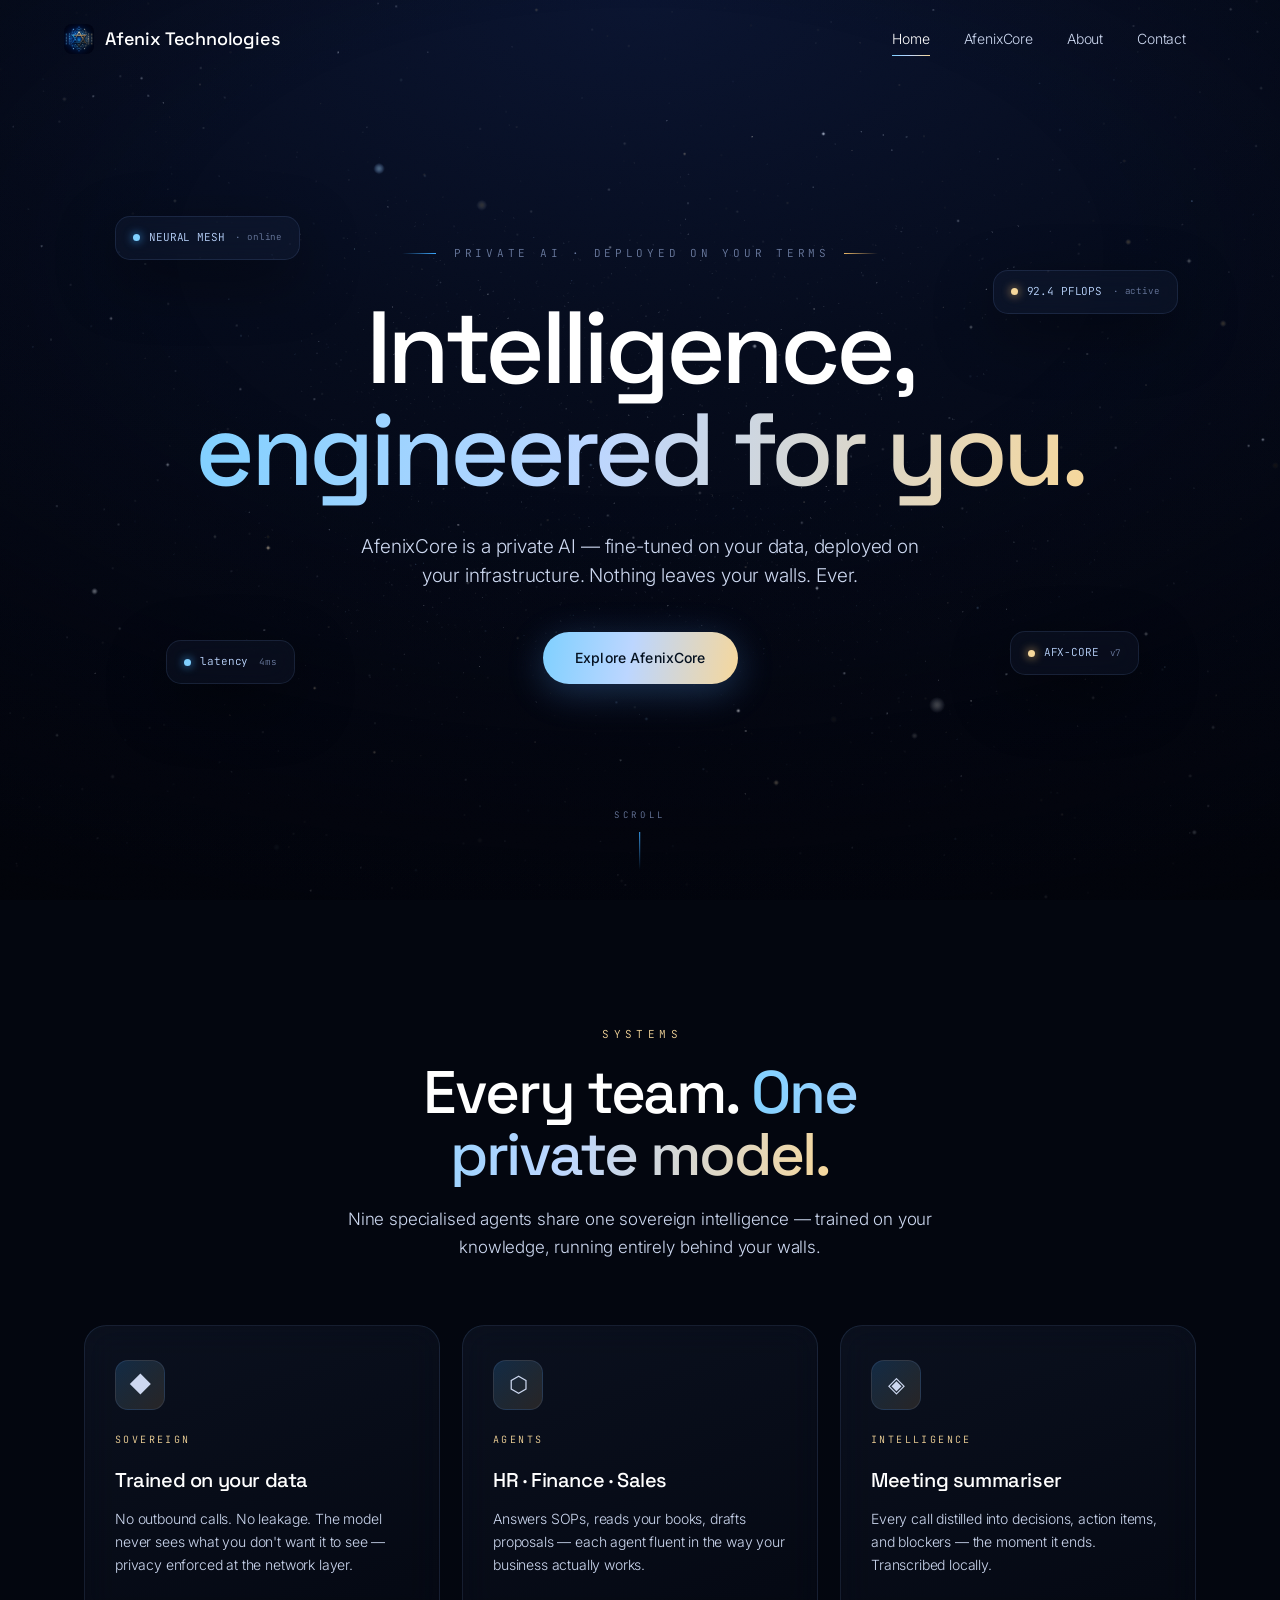
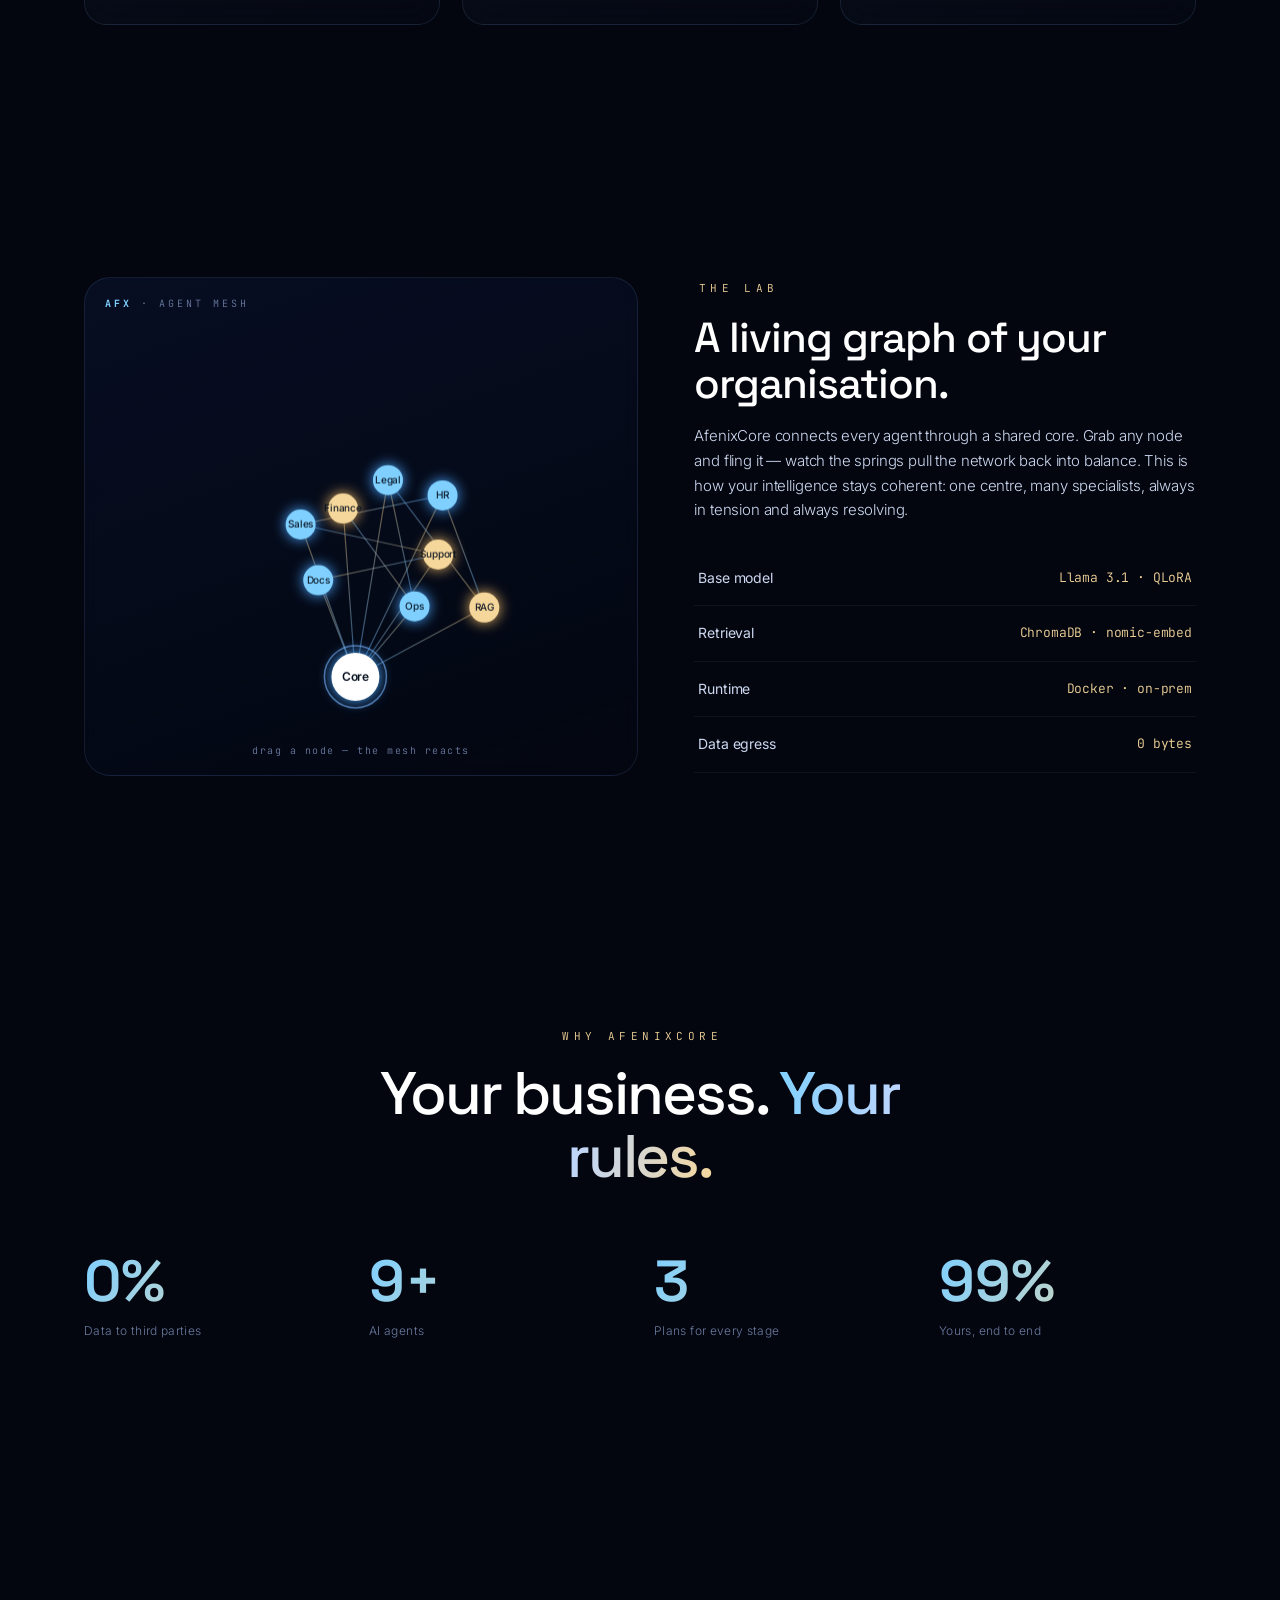
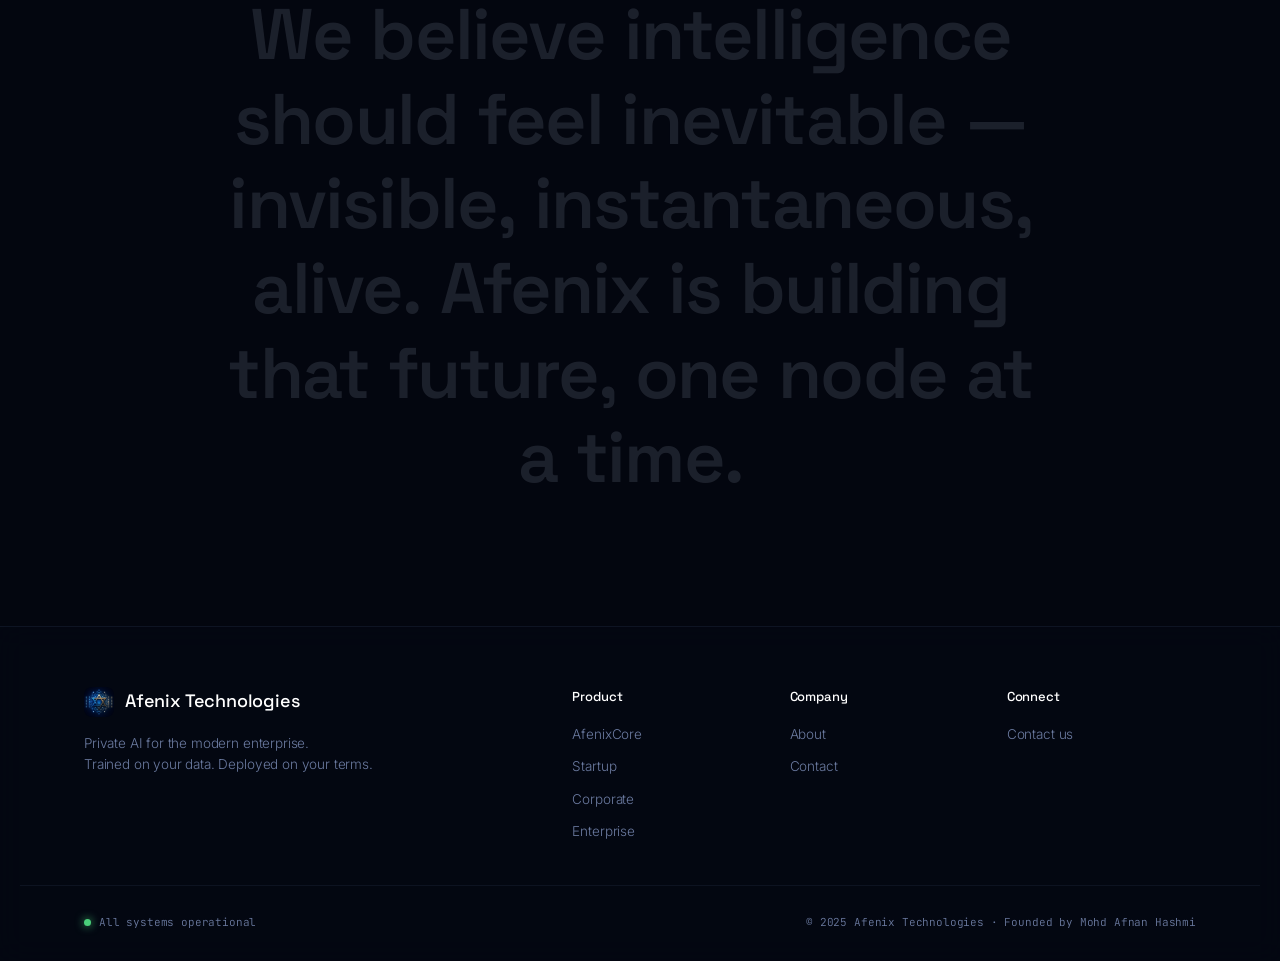
<file: index.html>
<!DOCTYPE html>
<html lang="en">
<head>
<meta charset="UTF-8">
<meta name="viewport" content="width=device-width, initial-scale=1.0">
<title>Afenix Technologies — Intelligence of Tomorrow</title>
<link rel="icon" type="image/png" href="logo.png">
<link rel="preconnect" href="https://fonts.googleapis.com">
<link rel="preconnect" href="https://fonts.gstatic.com" crossorigin>
<link href="https://fonts.googleapis.com/css2?family=Space+Grotesk:wght@300;400;500;600;700&family=Inter:wght@300;400;500;600&family=JetBrains+Mono:wght@400;500&display=swap" rel="stylesheet">
<link rel="stylesheet" href="styles.css">
</head>
<body>

<!-- LOADER -->
<div id="loader">
  <img src="logo.png" alt="Afenix">
  <div class="load-word">AFENIX</div>
  <div class="load-bar"><i></i></div>
</div>

<!-- LIVING 3D BACKGROUND -->
<canvas id="bg"></canvas>
<div class="vignette"></div>
<div class="grain"></div>

<!-- CURSOR -->
<div class="cur-dot"></div>
<div class="cur-ring"></div>

<!-- NAV -->
<nav id="nav">
  <a href="index.html" class="brand"><img src="logo.png" alt=""><span class="nm">Afenix Technologies</span></a>
  <div class="navlinks">
    <a href="index.html" class="active">Home</a>
    <a href="products.html">AfenixCore</a>
    <a href="about.html">About</a>
    <a href="contact.html">Contact</a>
  </div>
  
</nav>

<main>
<!-- HERO -->
<header class="hero">
  <div class="chip c1"><span class="d"></span> NEURAL MESH <small>· online</small></div>
  <div class="chip gold c2"><span class="d"></span> 92.4 PFLOPS <small>· active</small></div>
  <div class="chip c3"><span class="d"></span> latency <small>4ms</small></div>
  <div class="chip gold c4"><span class="d"></span> AFX-CORE <small>v7</small></div>

  <div class="hero-tag">PRIVATE AI · DEPLOYED ON YOUR TERMS</div>
  <h1>Intelligence,<br><span class="grad">engineered for you.</span></h1>
  <p>AfenixCore is a private AI — fine-tuned on your data, deployed on your infrastructure. Nothing leaves your walls. Ever.</p>
  <div class="actions">
    <a href="products.html" class="btn btn-primary">Explore AfenixCore</a>
    
  </div>
  <div class="scroll-hint">SCROLL<i></i></div>
</header>

<!-- PRODUCTS -->
<section class="pad" id="systems">
  <div class="wrap">
    <div class="shead reveal">
      <div class="kicker">SYSTEMS</div>
      <h2>Every team. <span class="grad">One private model.</span></h2>
      <p>Nine specialised agents share one sovereign intelligence — trained on your knowledge, running entirely behind your walls.</p>
    </div>
    <div class="cards">
      <article class="card reveal" data-tilt>
        <div class="ico">◆</div>
        <div class="meta">SOVEREIGN</div>
        <h3>Trained on your data</h3>
        <p>No outbound calls. No leakage. The model never sees what you don't want it to see — privacy enforced at the network layer.</p>
      </article>
      <article class="card reveal" data-tilt>
        <div class="ico">⬡</div>
        <div class="meta">AGENTS</div>
        <h3>HR · Finance · Sales</h3>
        <p>Answers SOPs, reads your books, drafts proposals — each agent fluent in the way your business actually works.</p>
      </article>
      <article class="card reveal" data-tilt>
        <div class="ico">◈</div>
        <div class="meta">INTELLIGENCE</div>
        <h3>Meeting summariser</h3>
        <p>Every call distilled into decisions, action items, and blockers — the moment it ends. Transcribed locally.</p>
      </article>
    </div>
  </div>
</section>

<!-- SHOWCASE — FORCE GRAPH -->
<section class="pad" id="lab">
  <div class="wrap">
    <div class="showcase">
      <div class="netbox reveal">
        <div class="lbl"><b>AFX</b> · AGENT MESH</div>
        <canvas id="graph"></canvas>
        <div class="hintg">drag a node — the mesh reacts</div>
      </div>
      <div class="show-txt reveal">
        <div class="kicker">THE LAB</div>
        <h3>A living graph of your organisation.</h3>
        <p>AfenixCore connects every agent through a shared core. Grab any node and fling it — watch the springs pull the network back into balance. This is how your intelligence stays coherent: one centre, many specialists, always in tension and always resolving.</p>
        <div class="spec-list">
          <div class="spec"><span class="k">Base model</span><span class="v">Llama 3.1 · QLoRA</span></div>
          <div class="spec"><span class="k">Retrieval</span><span class="v">ChromaDB · nomic-embed</span></div>
          <div class="spec"><span class="k">Runtime</span><span class="v">Docker · on-prem</span></div>
          <div class="spec"><span class="k">Data egress</span><span class="v">0 bytes</span></div>
        </div>
      </div>
    </div>
  </div>
</section>

<!-- STATS -->
<section class="pad">
  <div class="wrap">
    <div class="shead reveal">
      <div class="kicker">WHY AFENIXCORE</div>
      <h2>Your business. <span class="grad">Your rules.</span></h2>
    </div>
    <div class="stats">
      <div class="stat reveal"><div class="num" data-count="0" data-suffix="%">0%</div><div class="lab">Data to third parties</div></div>
      <div class="stat reveal"><div class="num" data-count="9" data-suffix="+">0+</div><div class="lab">AI agents</div></div>
      <div class="stat reveal"><div class="num" data-count="3" data-suffix="">0</div><div class="lab">Plans for every stage</div></div>
      <div class="stat reveal"><div class="num" data-count="100" data-suffix="%">0%</div><div class="lab">Yours, end to end</div></div>
    </div>
  </div>
</section>

<!-- VISION NARRATIVE -->
<section class="pad vision-sec">
  <div class="wrap">
    <p class="vision" id="vision" data-text="We believe intelligence should feel inevitable — invisible, instantaneous, alive. Afenix is building that future, one node at a time." data-bold="3,9,17"></p>
  </div>
</section>

<!-- CTA -->
<!-- early access section removed -->
</main>

<!-- FOOTER -->
<footer>
  <div class="wrap foot-grid">
    <div class="foot-brand">
      <a href="index.html" class="brand"><img src="logo.png" alt=""><span class="nm">Afenix Technologies</span></a>
      <p>Private AI for the modern enterprise.<br>Trained on your data. Deployed on your terms.</p>
    </div>
    <div class="foot-cols">
      <div class="foot-col"><span class="foot-head">Product</span><a href="products.html">AfenixCore</a><a href="plan-startup.html">Startup</a><a href="plan-corporate.html">Corporate</a><a href="plan-enterprise.html">Enterprise</a></div>
      <div class="foot-col"><span class="foot-head">Company</span><a href="about.html">About</a><a href="contact.html">Contact</a></div>
      <div class="foot-col"><span class="foot-head">Connect</span><a href="contact.html">Contact us</a></div>
    </div>
  </div>
  <div class="wrap foot-bottom">
    <span><span class="pulse"></span>All systems operational</span>
    <span>© 2025 Afenix Technologies · Founded by Mohd Afnan Hashmi</span>
  </div>
</footer>

<script src="three.min.js"></script>
<script src="GLTFLoader.js"></script>
<script src="star_data.js"></script>
<script src="engine.js"></script>
</body>
</html>
</file>
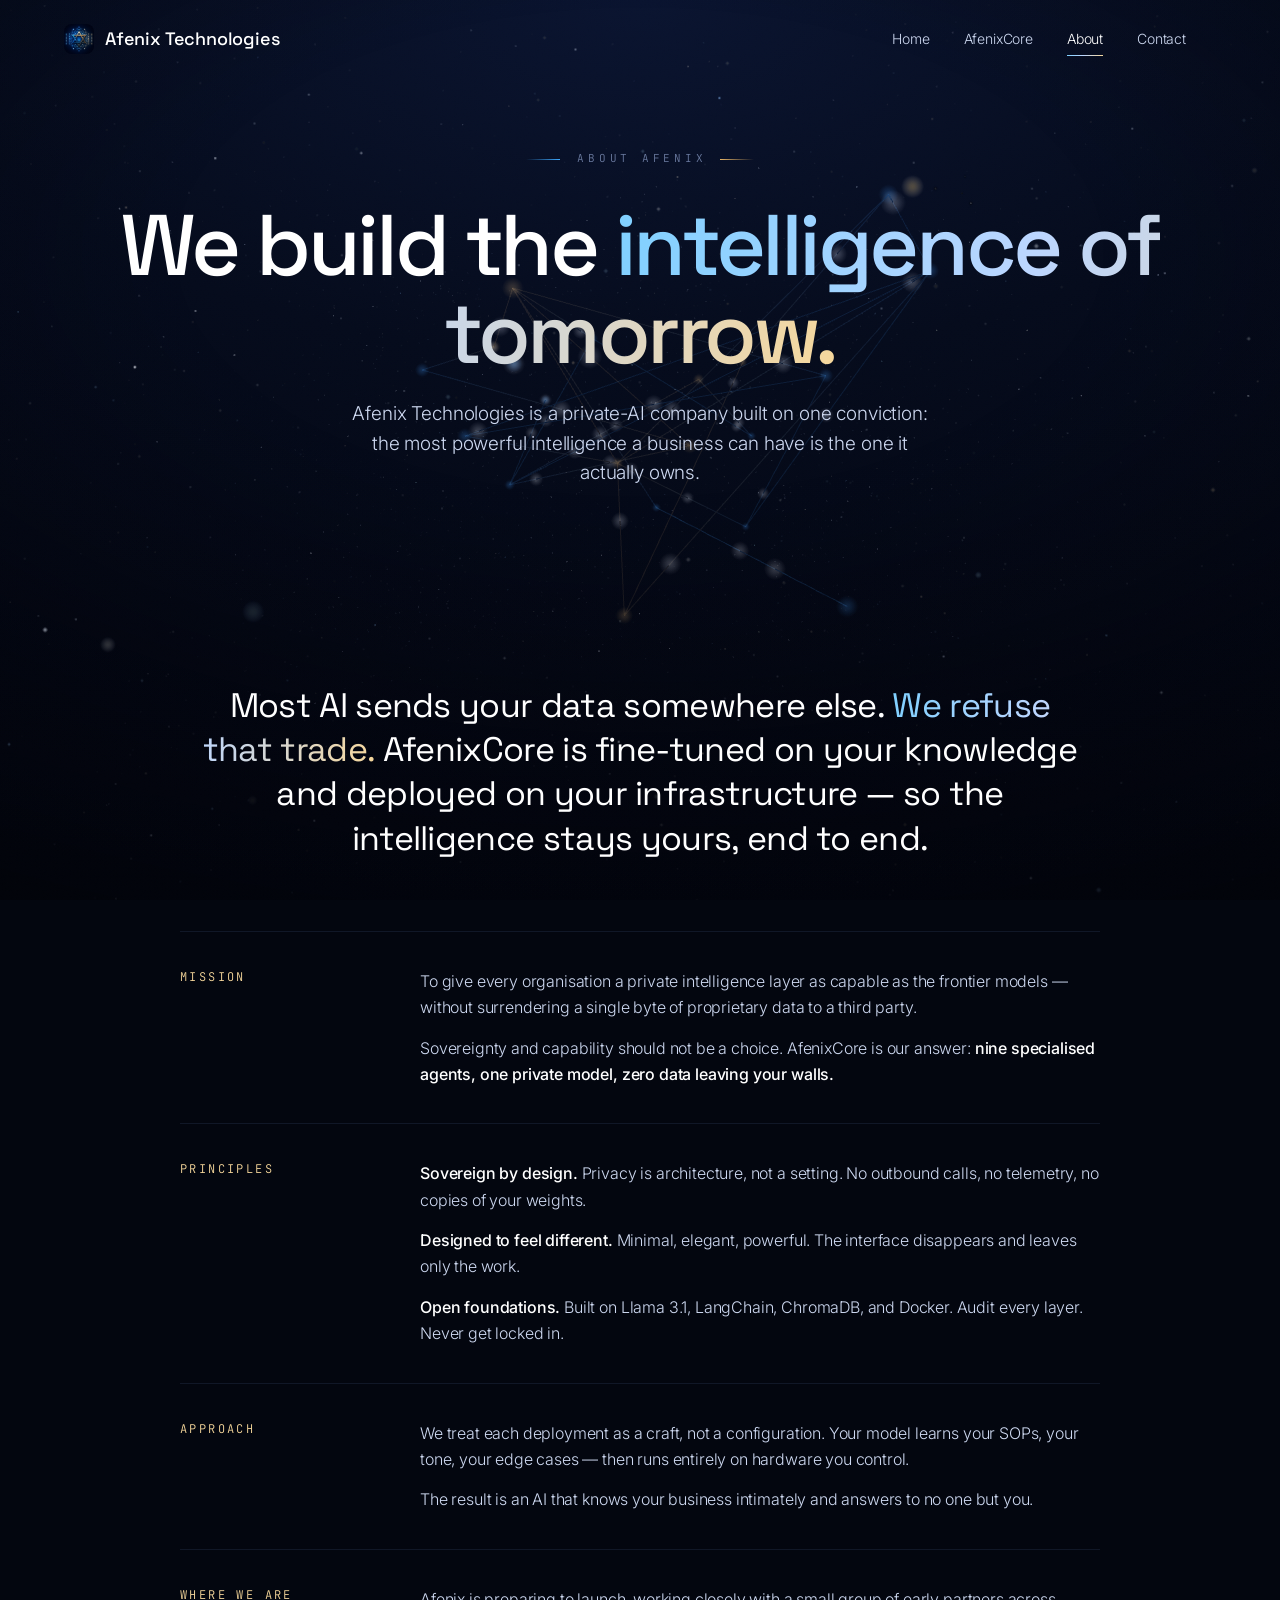
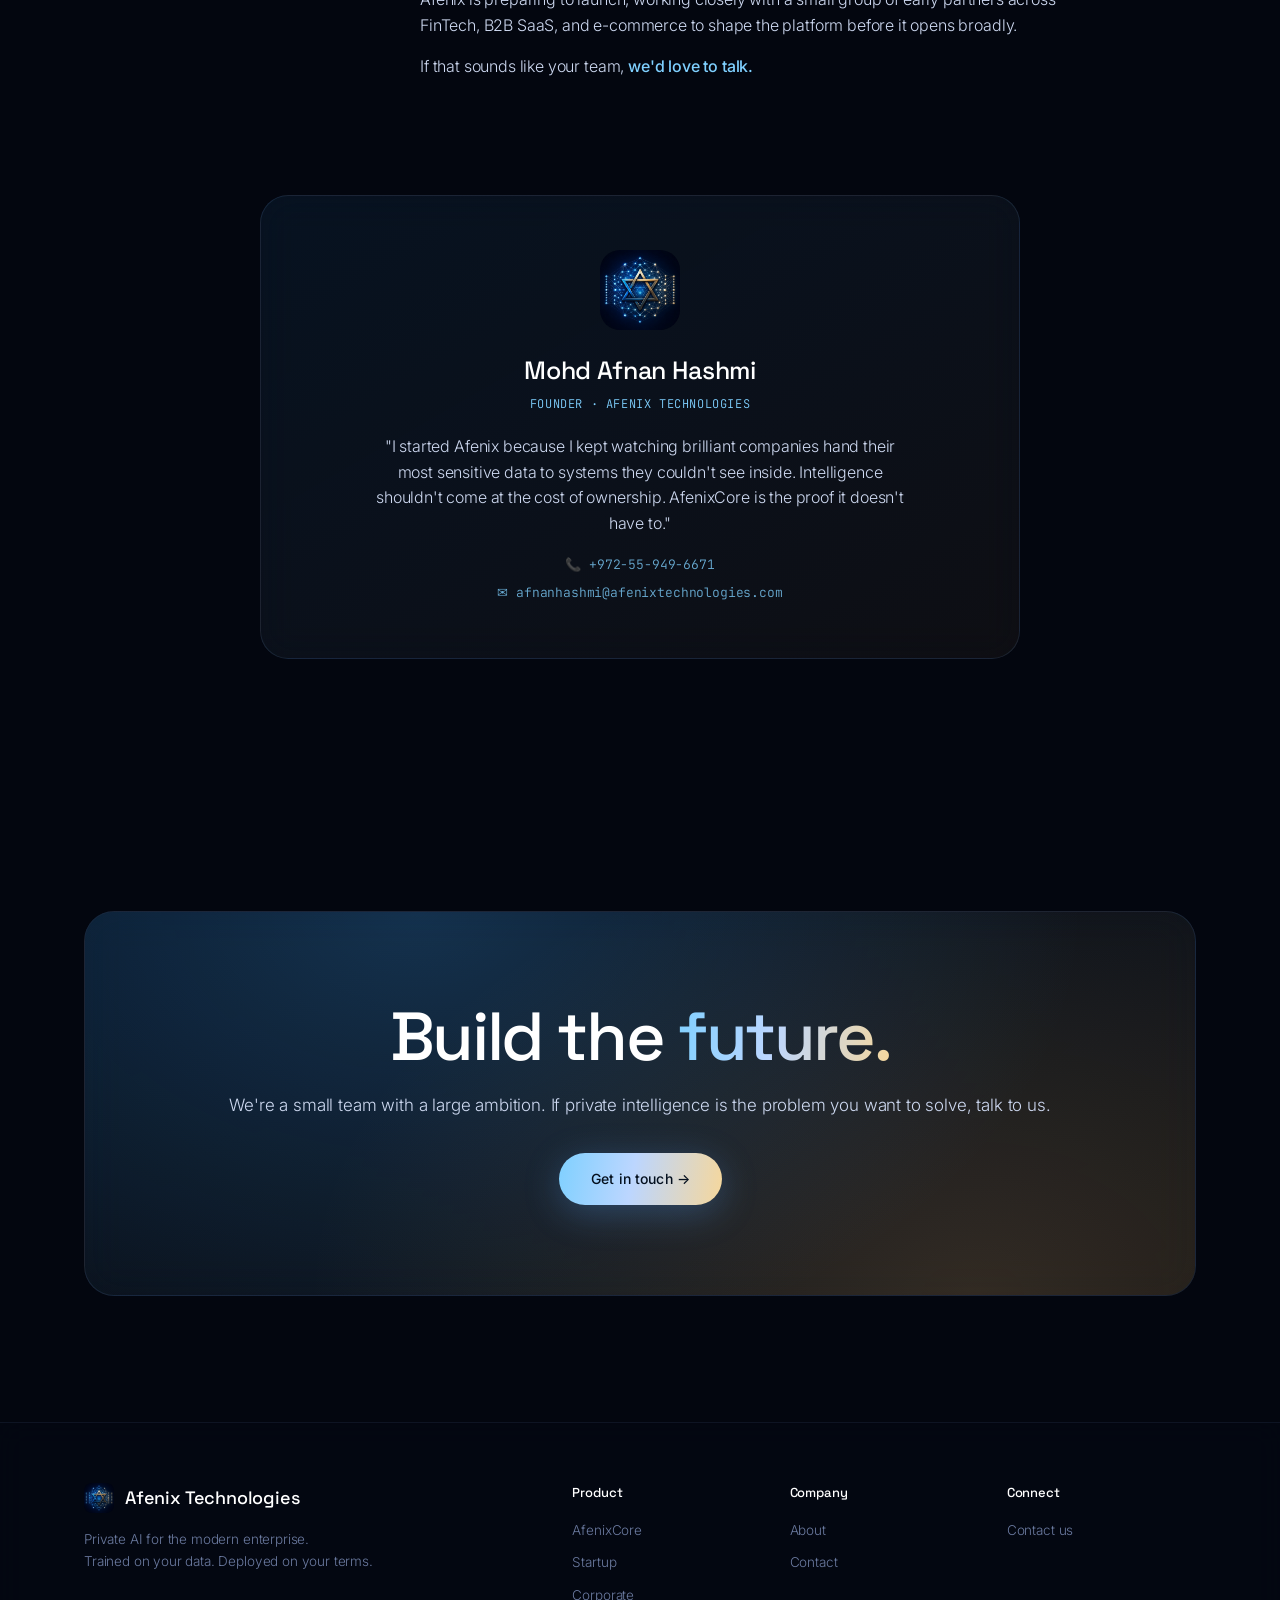
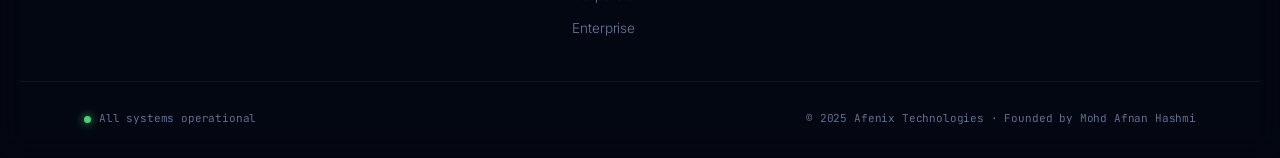
<file: about.html>
<!DOCTYPE html>
<html lang="en">
<head>
<meta charset="UTF-8">
<meta name="viewport" content="width=device-width, initial-scale=1.0">
<title>About — Afenix Technologies</title>
<link rel="icon" type="image/png" href="logo.png">
<link rel="preconnect" href="https://fonts.googleapis.com"><link rel="preconnect" href="https://fonts.gstatic.com" crossorigin>
<link href="https://fonts.googleapis.com/css2?family=Space+Grotesk:wght@300;400;500;600;700&family=Inter:wght@300;400;500;600&family=JetBrains+Mono:wght@400;500&display=swap" rel="stylesheet">
<link rel="stylesheet" href="styles.css">
</head>
<body>
<div id="loader"><img src="logo.png" alt="Afenix"><div class="load-word">AFENIX</div><div class="load-bar"><i></i></div></div>
<canvas id="bg"></canvas><div class="vignette"></div><div class="grain"></div>
<div class="cur-dot"></div><div class="cur-ring"></div>

<nav id="nav">
  <a href="index.html" class="brand"><img src="logo.png" alt=""><span class="nm">Afenix Technologies</span></a>
  <div class="navlinks"><a href="index.html">Home</a><a href="products.html">AfenixCore</a><a href="about.html" class="active">About</a><a href="contact.html">Contact</a></div>
  
</nav>

<main>
<header class="phead">
  <div class="hero-tag">ABOUT AFENIX</div>
  <h1>We build the <span class="grad">intelligence of tomorrow.</span></h1>
  <p>Afenix Technologies is a private-AI company built on one conviction: the most powerful intelligence a business can have is the one it actually owns.</p>
</header>

<section class="pad">
  <div class="wrap">
    <p class="about-lead reveal">Most AI sends your data somewhere else. <em>We refuse that trade.</em> AfenixCore is fine-tuned on your knowledge and deployed on your infrastructure — so the intelligence stays yours, end to end.</p>

    <div class="arow reveal"><div class="alabel">Mission</div><div class="abody">
      <p>To give every organisation a private intelligence layer as capable as the frontier models — without surrendering a single byte of proprietary data to a third party.</p>
      <p>Sovereignty and capability should not be a choice. AfenixCore is our answer: <strong>nine specialised agents, one private model, zero data leaving your walls.</strong></p>
    </div></div>
    <div class="arow reveal"><div class="alabel">Principles</div><div class="abody">
      <p><strong>Sovereign by design.</strong> Privacy is architecture, not a setting. No outbound calls, no telemetry, no copies of your weights.</p>
      <p><strong>Designed to feel different.</strong> Minimal, elegant, powerful. The interface disappears and leaves only the work.</p>
      <p><strong>Open foundations.</strong> Built on Llama 3.1, LangChain, ChromaDB, and Docker. Audit every layer. Never get locked in.</p>
    </div></div>
    <div class="arow reveal"><div class="alabel">Approach</div><div class="abody">
      <p>We treat each deployment as a craft, not a configuration. Your model learns your SOPs, your tone, your edge cases — then runs entirely on hardware you control.</p>
      <p>The result is an AI that knows your business intimately and answers to no one but you.</p>
    </div></div>
    <div class="arow reveal"><div class="alabel">Where we are</div><div class="abody">
      <p>Afenix is preparing to launch, working closely with a small group of early partners across FinTech, B2B SaaS, and e-commerce to shape the platform before it opens broadly.</p>
      <p>If that sounds like your team, <strong><a href="contact.html">we'd love to talk.</a></strong></p>
    </div></div>

    <div class="founder reveal">
      <img src="logo.png" alt="Afenix">
      <div class="fn">Mohd Afnan Hashmi</div>
      <div class="fr">Founder · Afenix Technologies</div>
      <p class="fq">"I started Afenix because I kept watching brilliant companies hand their most sensitive data to systems they couldn't see inside. Intelligence shouldn't come at the cost of ownership. AfenixCore is the proof it doesn't have to."</p>
      <div class="founder-contact" style="margin-top:18px;display:flex;flex-direction:column;gap:8px;font-family:var(--mono);font-size:13px;opacity:.8">
        <a href="tel:+972559496671" style="color:var(--blue-bright);text-decoration:none">📞 +972-55-949-6671</a>
        <a href="mailto:afnanhashmi@afenixtechnologies.com" style="color:var(--blue-bright);text-decoration:none">✉ afnanhashmi@afenixtechnologies.com</a>
      </div>
    </div>
  </div>
</section>

<section class="pad">
  <div class="wrap"><div class="cta-panel reveal"><h2>Build the <span class="grad">future.</span></h2><p>We're a small team with a large ambition. If private intelligence is the problem you want to solve, talk to us.</p><div class="actions"><a href="contact.html" class="btn btn-primary">Get in touch →</a></div></div></div>
</section>
</main>

<footer>
  <div class="wrap foot-grid">
    <div class="foot-brand"><a href="index.html" class="brand"><img src="logo.png" alt=""><span class="nm">Afenix Technologies</span></a><p>Private AI for the modern enterprise.<br>Trained on your data. Deployed on your terms.</p></div>
    <div class="foot-cols">
      <div class="foot-col"><span class="foot-head">Product</span><a href="products.html">AfenixCore</a><a href="plan-startup.html">Startup</a><a href="plan-corporate.html">Corporate</a><a href="plan-enterprise.html">Enterprise</a></div>
      <div class="foot-col"><span class="foot-head">Company</span><a href="about.html">About</a><a href="contact.html">Contact</a></div>
      <div class="foot-col"><span class="foot-head">Connect</span><a href="contact.html">Contact us</a></div>
    </div>
  </div>
  <div class="wrap foot-bottom"><span><span class="pulse"></span>All systems operational</span><span>© 2025 Afenix Technologies · Founded by Mohd Afnan Hashmi</span></div>
</footer>

<script src="three.min.js"></script>
<script src="GLTFLoader.js"></script>
<script src="star_data.js"></script>
<script src="engine.js"></script>
</body>
</html>
</file>
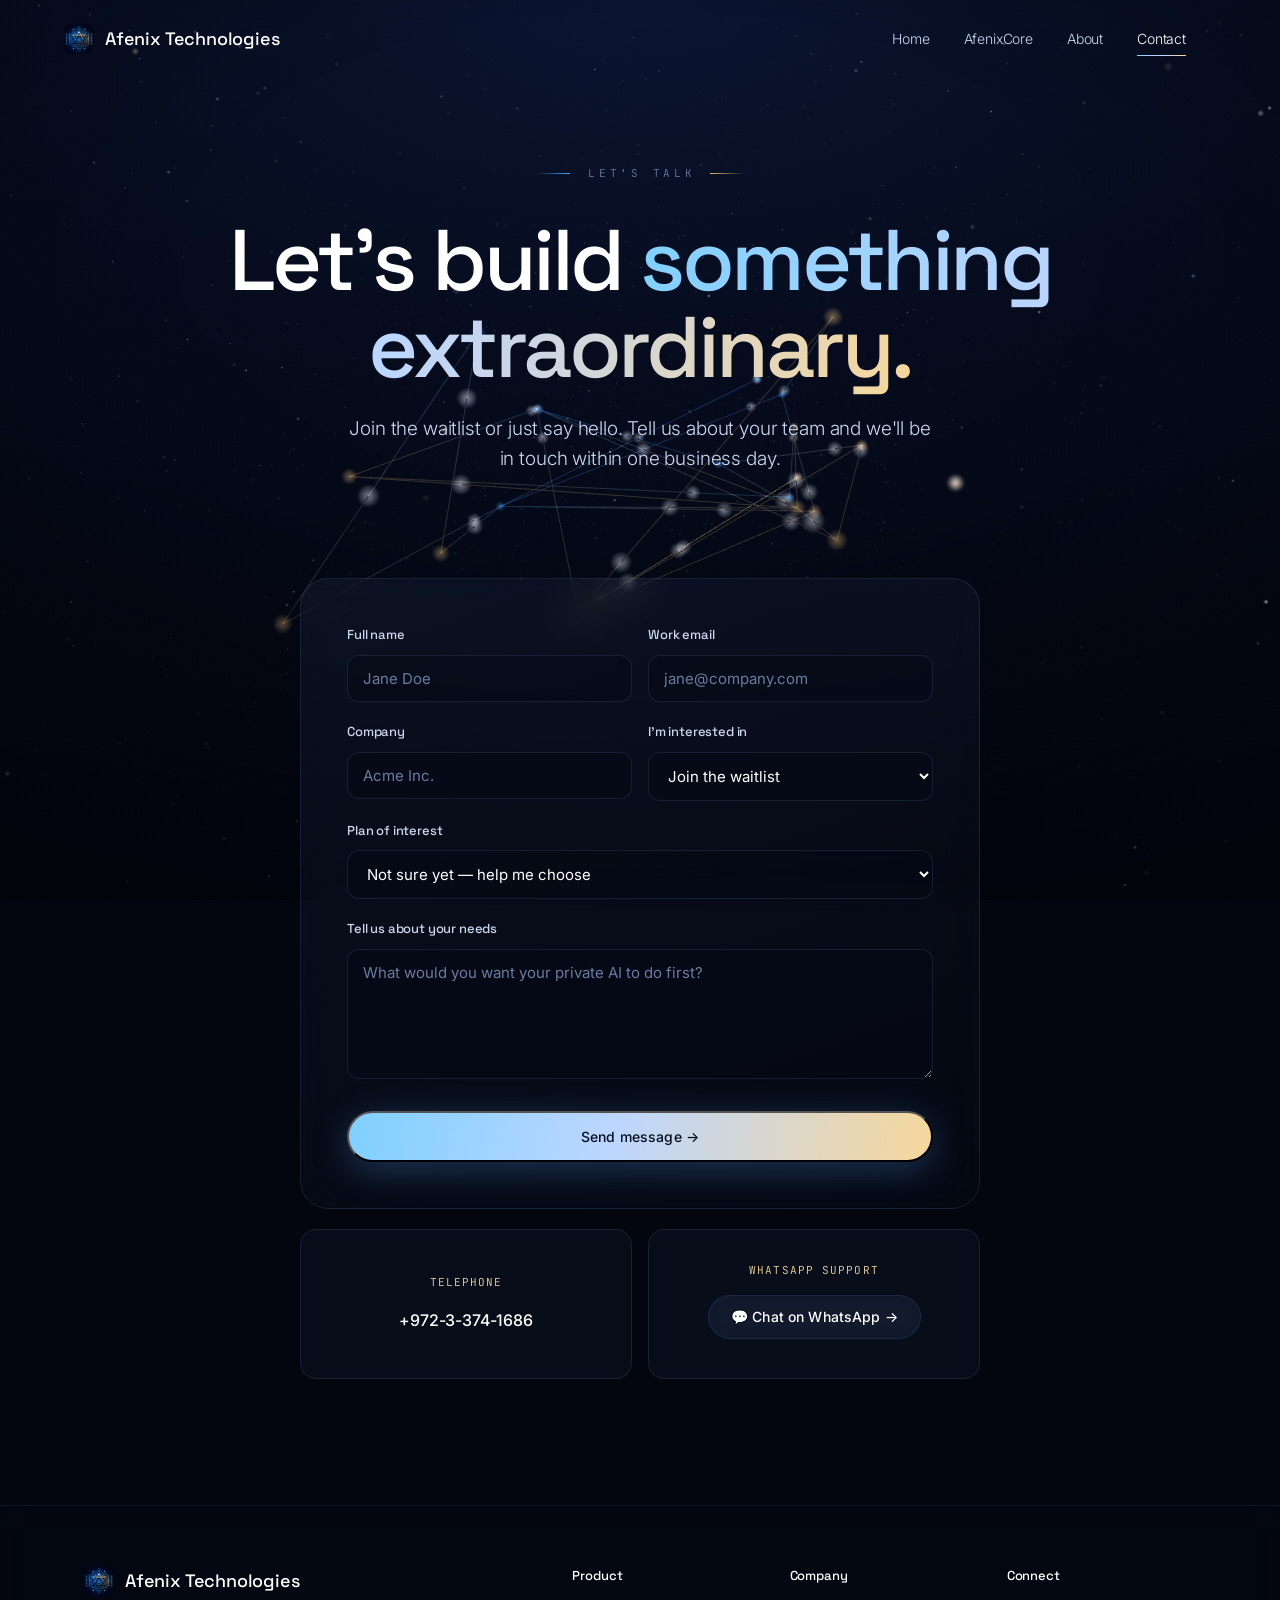
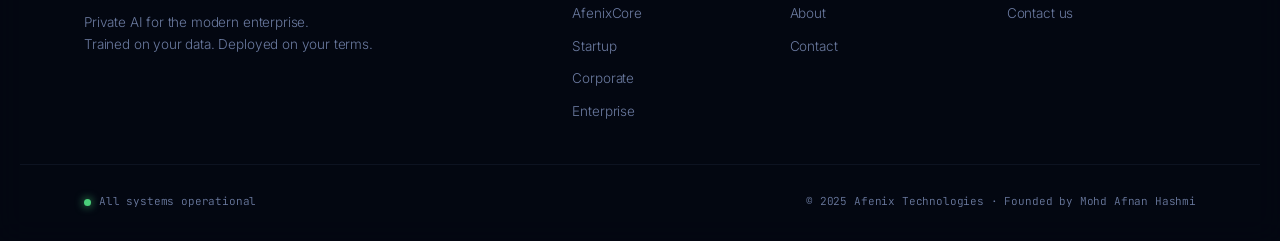
<file: contact.html>
<!DOCTYPE html>
<html lang="en">
<head>
<meta charset="UTF-8">
<meta name="viewport" content="width=device-width, initial-scale=1.0">
<title>Contact — Afenix Technologies</title>
<link rel="icon" type="image/png" href="logo.png">
<link rel="preconnect" href="https://fonts.googleapis.com"><link rel="preconnect" href="https://fonts.gstatic.com" crossorigin>
<link href="https://fonts.googleapis.com/css2?family=Space+Grotesk:wght@300;400;500;600;700&family=Inter:wght@300;400;500;600&family=JetBrains+Mono:wght@400;500&display=swap" rel="stylesheet">
<link rel="stylesheet" href="styles.css">
</head>
<body>
<div id="loader"><img src="logo.png" alt="Afenix"><div class="load-word">AFENIX</div><div class="load-bar"><i></i></div></div>
<canvas id="bg"></canvas><div class="vignette"></div><div class="grain"></div>
<div class="cur-dot"></div><div class="cur-ring"></div>

<nav id="nav">
  <a href="index.html" class="brand"><img src="logo.png" alt=""><span class="nm">Afenix Technologies</span></a>
  <div class="navlinks"><a href="index.html">Home</a><a href="products.html">AfenixCore</a><a href="about.html">About</a><a href="contact.html" class="active">Contact</a></div>
  
</nav>

<main>
<header class="phead">
  <div class="hero-tag">LET'S TALK</div>
  <h1>Let's build <span class="grad">something extraordinary.</span></h1>
  <p>Join the waitlist or just say hello. Tell us about your team and we'll be in touch within one business day.</p>
</header>

<section class="pad" style="padding-top:20px">
  <div class="wrap">
    <form class="cform reveal" action="https://formspree.io/f/xbdbblea" method="POST" novalidate>
      <div class="fgrid">
        <div class="frow"><label>Full name</label><input type="text" name="name" placeholder="Jane Doe" required></div>
        <div class="frow"><label>Work email</label><input type="email" name="email" placeholder="jane@company.com" required></div>
      </div>
      <div class="fgrid">
        <div class="frow"><label>Company</label><input type="text" name="company" placeholder="Acme Inc."></div>
        <div class="frow"><label>I'm interested in</label><select name="interest"><option>Join the waitlist</option><option>Join us</option><option>Enterprise / custom deployment</option><option>Something else</option></select></div>
      </div>
      <div class="frow"><label>Plan of interest</label><select name="plan"><option>Not sure yet — help me choose</option><option>Startup</option><option>Corporate</option><option>Enterprise</option></select></div>
      <div class="frow"><label>Tell us about your needs</label><textarea name="message" placeholder="What would you want your private AI to do first?"></textarea></div>
      <button type="submit" class="btn btn-primary">Send message →</button>
    </form>
    <div class="cmeta reveal" style="max-width:680px;margin:20px auto 0;display:grid;grid-template-columns:1fr 1fr;gap:16px;">
      <div class="cmeta-item" style="padding:32px 22px;display:flex;flex-direction:column;align-items:center;justify-content:center;text-align:center;">
        <div class="cmeta-l">Telephone</div>
        <div class="cmeta-v" style="margin-top:10px;font-size:16px;font-weight:500;"><a href="tel:+97233741686" style="color:inherit;text-decoration:none">+972-3-374-1686</a></div>
      </div>
      <div class="cmeta-item" style="padding:32px 22px;display:flex;flex-direction:column;align-items:center;justify-content:center;text-align:center;">
        <div class="cmeta-l">WhatsApp support</div>
        <div class="cmeta-v" style="margin-top:10px;"><a href="https://wa.me/919220404479" target="_blank" class="btn btn-ghost" style="display:inline-block;padding:10px 22px;font-size:14px;text-decoration:none;">💬 Chat on WhatsApp →</a></div>
      </div>
    </div>
  </div>
</section>
</main>

<footer>
  <div class="wrap foot-grid">
    <div class="foot-brand"><a href="index.html" class="brand"><img src="logo.png" alt=""><span class="nm">Afenix Technologies</span></a><p>Private AI for the modern enterprise.<br>Trained on your data. Deployed on your terms.</p></div>
    <div class="foot-cols">
      <div class="foot-col"><span class="foot-head">Product</span><a href="products.html">AfenixCore</a><a href="plan-startup.html">Startup</a><a href="plan-corporate.html">Corporate</a><a href="plan-enterprise.html">Enterprise</a></div>
      <div class="foot-col"><span class="foot-head">Company</span><a href="about.html">About</a><a href="contact.html">Contact</a></div>
      <div class="foot-col"><span class="foot-head">Connect</span><a href="contact.html">Contact us</a></div>
    </div>
  </div>
  <div class="wrap foot-bottom"><span><span class="pulse"></span>All systems operational</span><span>© 2025 Afenix Technologies · Founded by Mohd Afnan Hashmi</span></div>
</footer>

<script src="three.min.js"></script>
<script src="GLTFLoader.js"></script>
<script src="star_data.js"></script>
<script src="engine.js"></script>
</body>
</html>
</file>
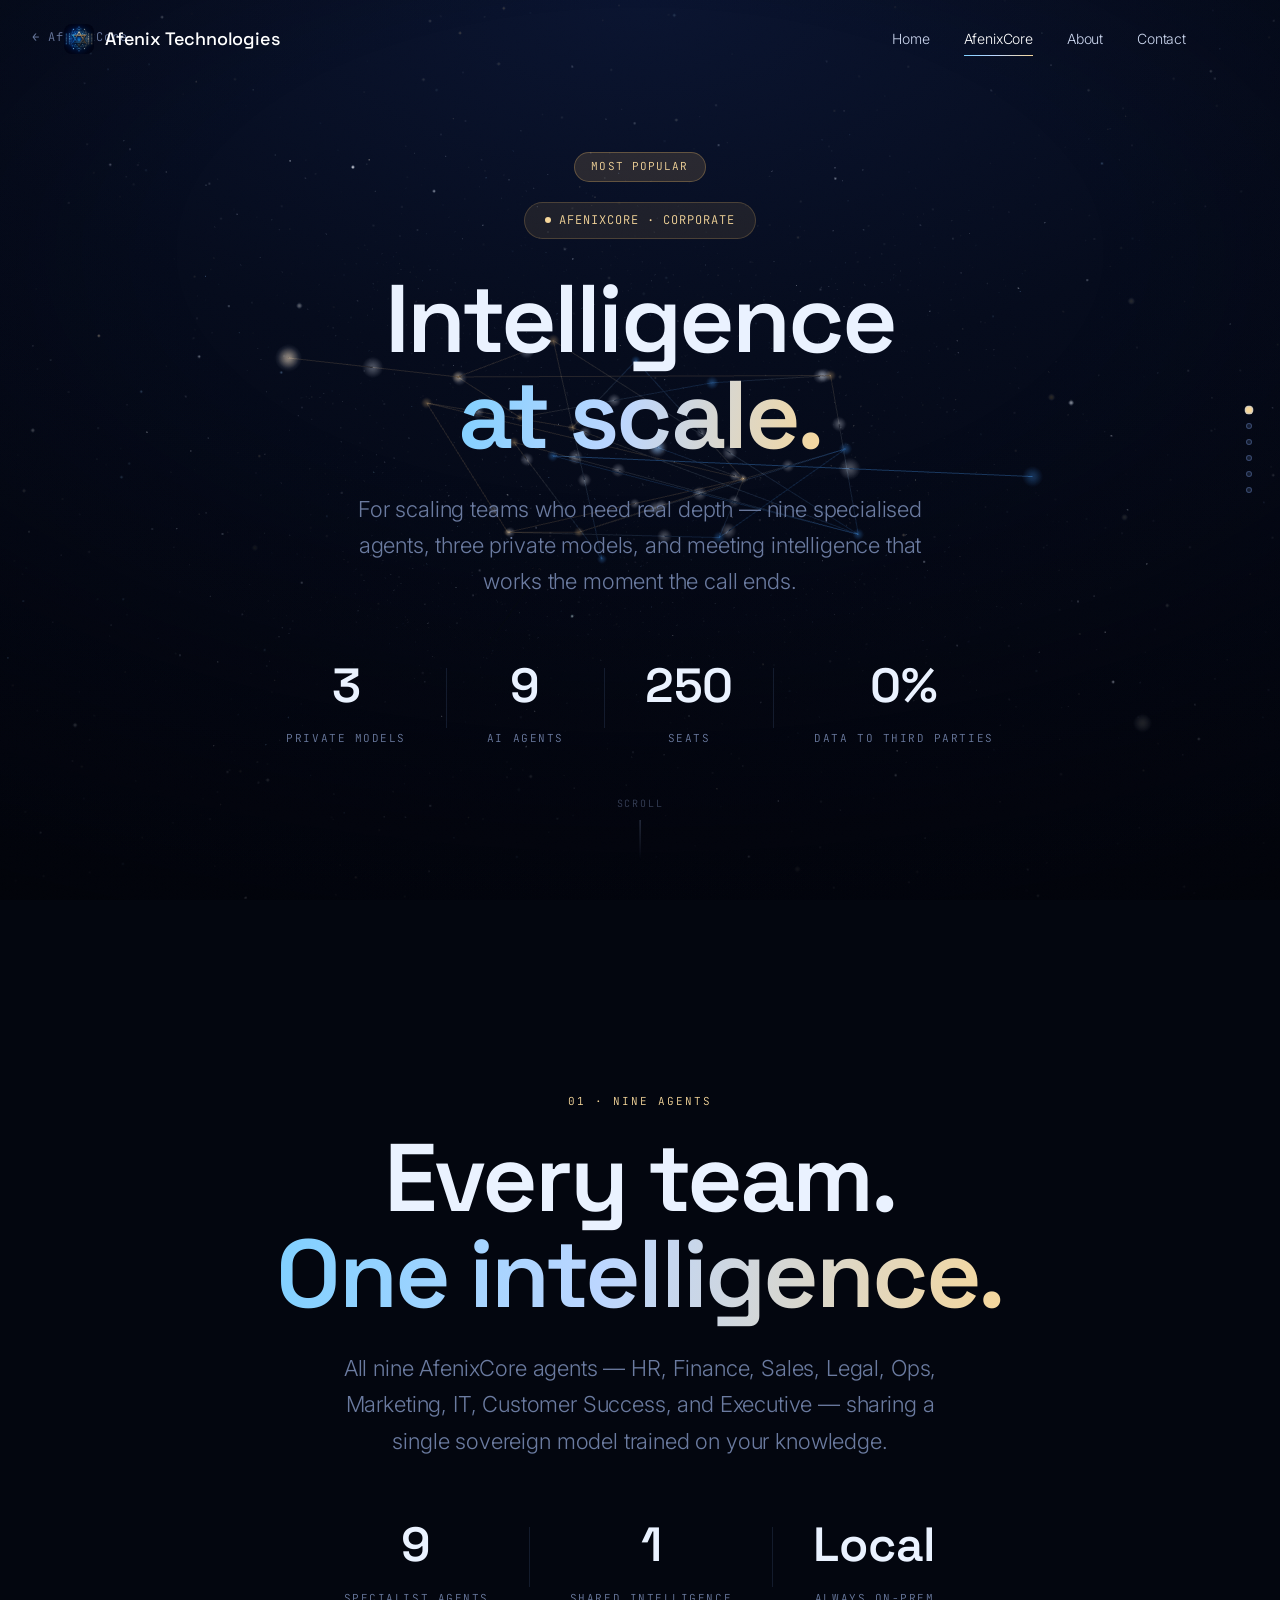
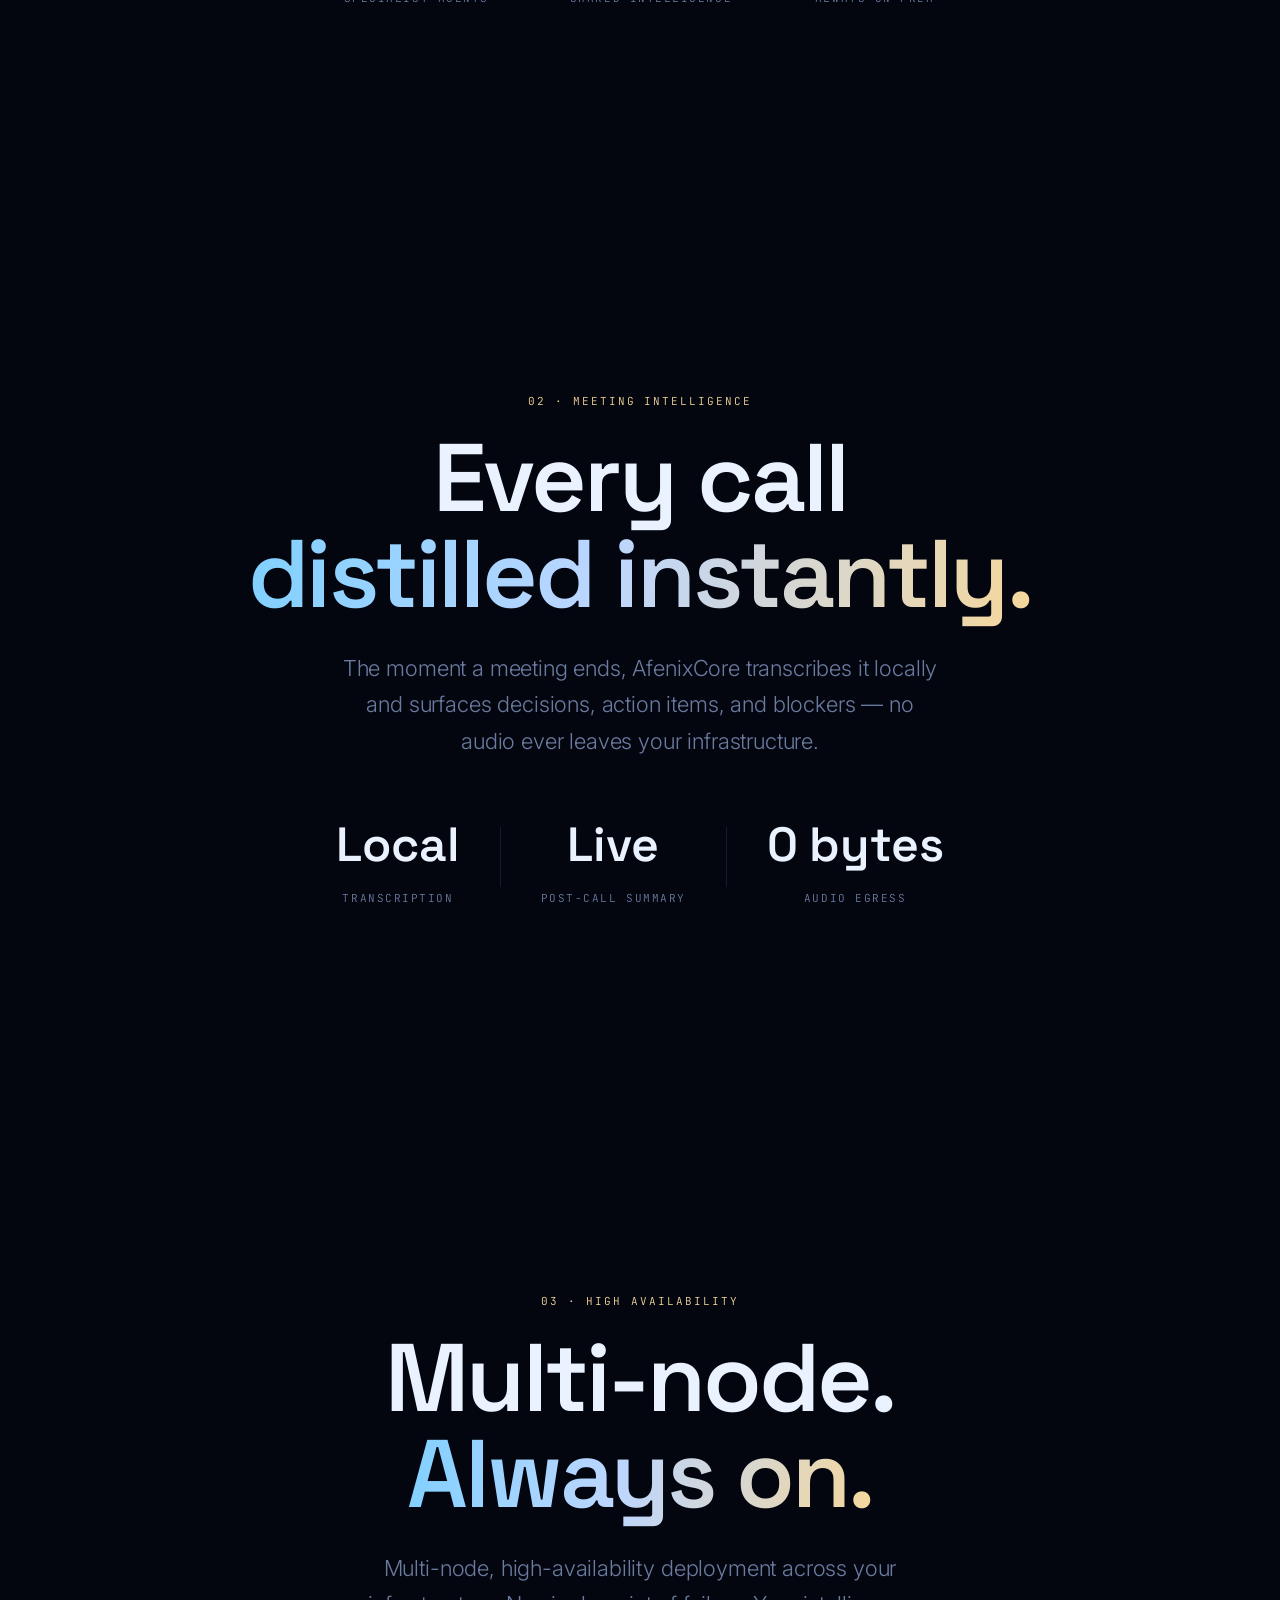
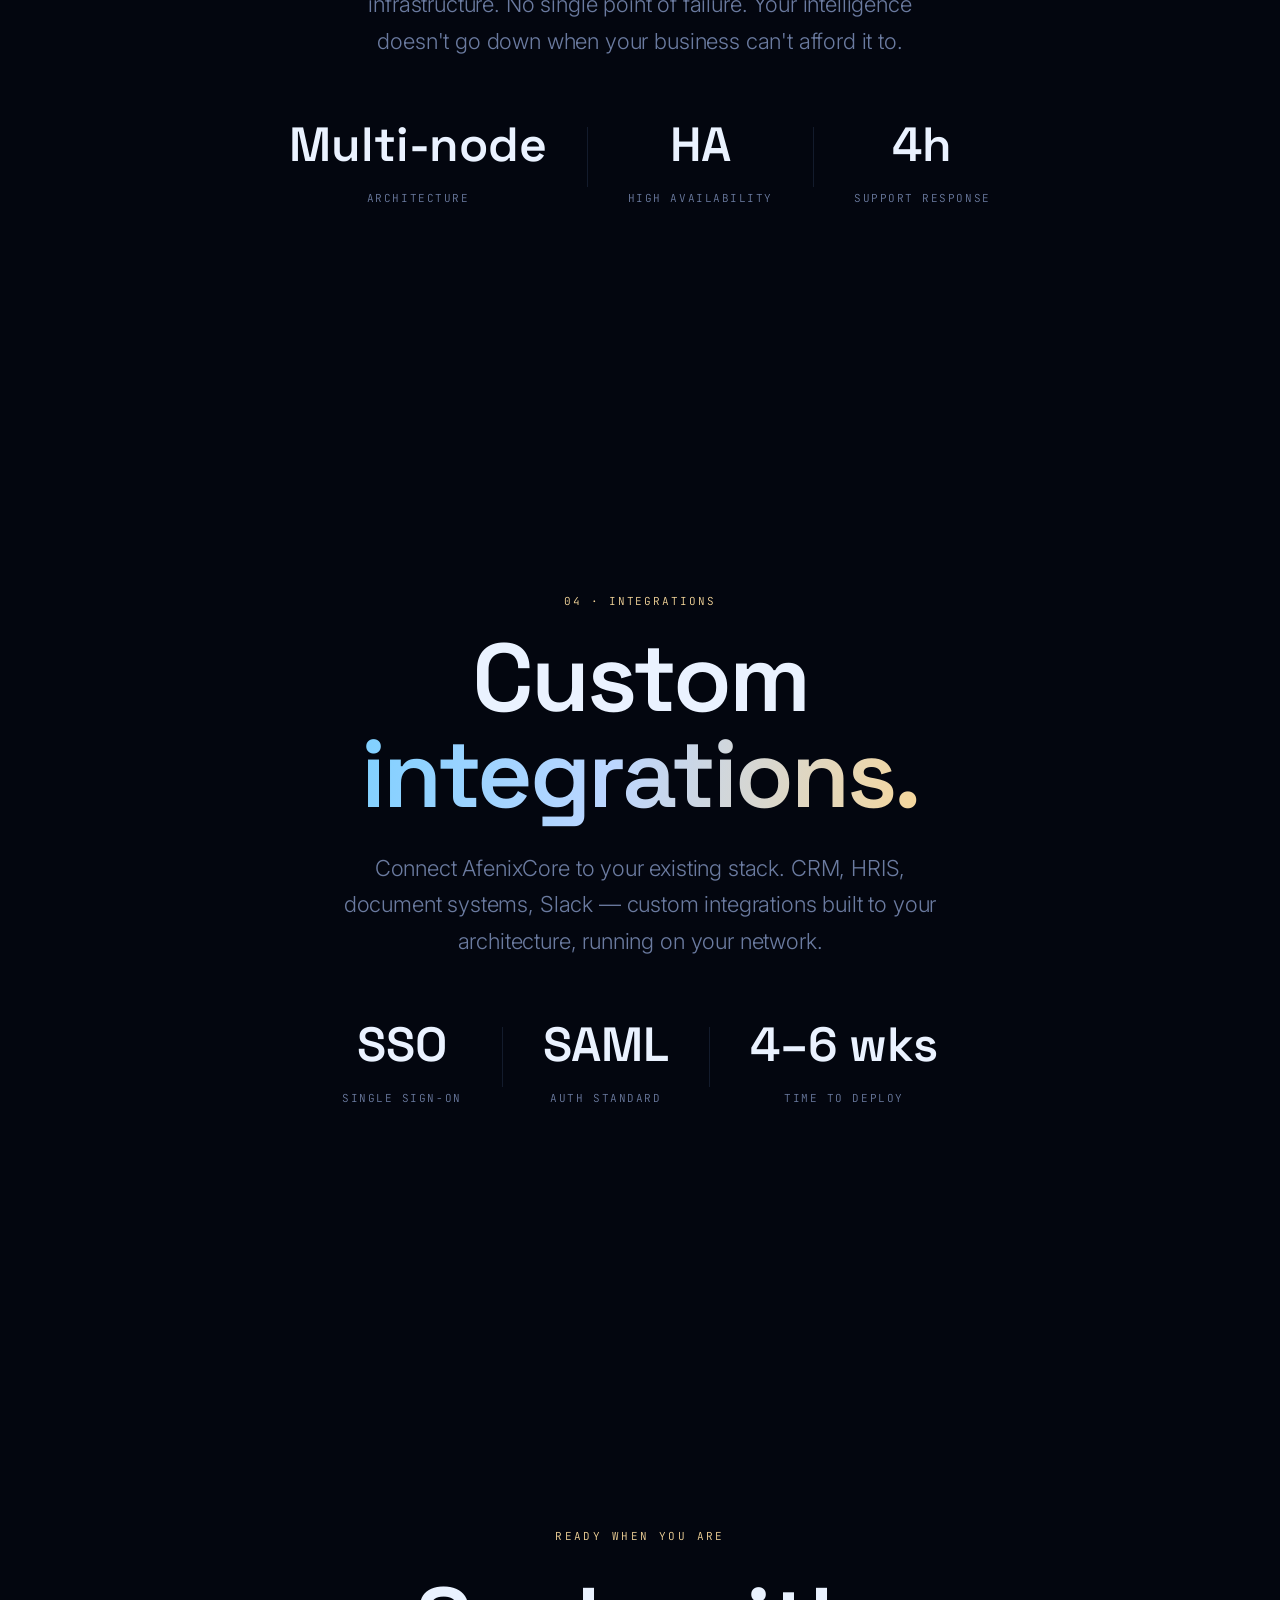
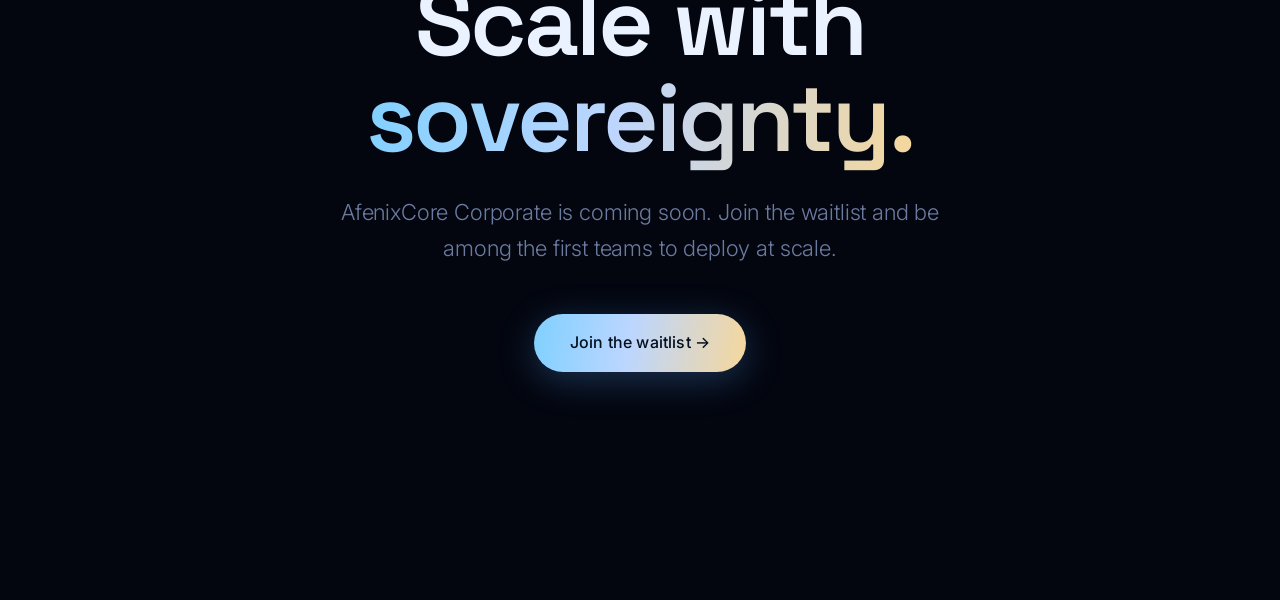
<file: plan-corporate.html>
<!DOCTYPE html>
<html lang="en">
<head>
<meta charset="UTF-8">
<meta name="viewport" content="width=device-width, initial-scale=1.0">
<title>Corporate Plan — AfenixCore</title>
<link rel="icon" type="image/png" href="logo.png">
<link rel="preconnect" href="https://fonts.googleapis.com">
<link rel="preconnect" href="https://fonts.gstatic.com" crossorigin>
<link href="https://fonts.googleapis.com/css2?family=Space+Grotesk:wght@300;400;500;600;700&family=Inter:wght@300;400;500;600&family=JetBrains+Mono:wght@400;500&display=swap" rel="stylesheet">
<link rel="stylesheet" href="styles.css">
<style>
  .cin-wrap{position:relative;z-index:2}
  .cin-section{min-height:100vh;display:flex;flex-direction:column;align-items:center;justify-content:center;text-align:center;padding:0 6vw;position:relative}
  .cin-tag{font-family:var(--mono);font-size:11px;letter-spacing:.22em;color:var(--gold-bright);text-transform:uppercase;margin-bottom:28px;opacity:0;transform:translateY(16px);transition:opacity .9s ease,transform .9s ease}
  .cin-headline{font-family:var(--display);font-size:clamp(42px,8vw,96px);font-weight:600;line-height:1.0;letter-spacing:-.03em;color:#eaf2ff;opacity:0;transform:translateY(24px);transition:opacity 1.1s ease .1s,transform 1.1s ease .1s;max-width:900px}
  .cin-headline .grad{background:var(--grad);-webkit-background-clip:text;-webkit-text-fill-color:transparent;background-clip:text}
  .cin-sub{font-size:clamp(16px,2vw,22px);color:var(--ink-dim);max-width:600px;margin-top:28px;line-height:1.65;opacity:0;transform:translateY(20px);transition:opacity 1s ease .25s,transform 1s ease .25s}
  .cin-spec{margin-top:48px;display:flex;gap:40px;flex-wrap:wrap;justify-content:center;opacity:0;transform:translateY(20px);transition:opacity 1s ease .4s,transform 1s ease .4s}
  .cin-spec-item{display:flex;flex-direction:column;align-items:center;gap:6px}
  .cin-spec-item .val{font-family:var(--display);font-size:clamp(28px,4vw,48px);font-weight:600;color:#eaf2ff}
  .cin-spec-item .lbl{font-family:var(--mono);font-size:11px;letter-spacing:.14em;color:var(--ink-dim);text-transform:uppercase}
  .cin-divider{width:1px;height:60px;background:var(--glass-brd);align-self:center}
  .cin-section.visible .cin-tag,.cin-section.visible .cin-headline,.cin-section.visible .cin-sub,.cin-section.visible .cin-spec{opacity:1;transform:translateY(0)}
  .cin-progress{position:fixed;right:28px;top:50%;transform:translateY(-50%);z-index:100;display:flex;flex-direction:column;gap:10px}
  .cin-dot{width:6px;height:6px;border-radius:50%;background:var(--glass-brd);border:1px solid rgba(140,180,255,.3);transition:background .4s,transform .4s;cursor:pointer}
  .cin-dot.active{background:var(--gold-bright);transform:scale(1.5)}
  .hero-badge{display:inline-flex;align-items:center;gap:8px;background:rgba(232,182,103,.10);border:1px solid rgba(232,182,103,.22);border-radius:100px;padding:8px 20px;font-family:var(--mono);font-size:12px;color:var(--gold-bright);letter-spacing:.08em;margin-bottom:32px;opacity:0;transform:translateY(12px);transition:opacity .8s ease,transform .8s ease}
  .cin-section.visible .hero-badge{opacity:1;transform:translateY(0)}
  .cin-back{position:fixed;top:28px;left:32px;z-index:100;font-family:var(--mono);font-size:12px;letter-spacing:.08em;color:var(--ink-dim);text-decoration:none;display:flex;align-items:center;gap:8px;transition:color .3s}
  .cin-back:hover{color:var(--gold-bright)}
  .cin-cta{margin-top:48px;opacity:0;transform:translateY(20px);transition:opacity 1s ease .55s,transform 1s ease .55s}
  .cin-section.visible .cin-cta{opacity:1;transform:translateY(0)}
  .scroll-hint-cin{position:absolute;bottom:40px;left:50%;transform:translateX(-50%);font-family:var(--mono);font-size:10px;letter-spacing:.18em;color:var(--ink-dim);opacity:0;animation:hintfade 2s ease 2s forwards;display:flex;flex-direction:column;align-items:center;gap:8px}
  .scroll-hint-cin::after{content:'';display:block;width:1px;height:40px;background:linear-gradient(to bottom,var(--ink-dim),transparent);animation:hintline 2s ease 2.5s infinite}
  @keyframes hintfade{to{opacity:.5}}
  @keyframes hintline{0%,100%{opacity:.5;transform:scaleY(1)}50%{opacity:1;transform:scaleY(1.2)}}
  .feature-number{font-family:var(--mono);font-size:11px;letter-spacing:.18em;color:var(--gold-bright);margin-bottom:20px;opacity:0;transform:translateY(10px);transition:opacity .8s ease,transform .8s ease}
  .cin-section.visible .feature-number{opacity:1;transform:translateY(0)}
  .popular-badge{display:inline-block;background:rgba(232,182,103,.15);border:1px solid rgba(232,182,103,.3);border-radius:100px;padding:5px 16px;font-family:var(--mono);font-size:11px;letter-spacing:.10em;color:var(--gold-bright);margin-bottom:20px;opacity:0;transition:opacity .8s ease .1s}
  .cin-section.visible .popular-badge{opacity:1}
</style>
</head>
<body>
<canvas id="bg"></canvas>
<div class="vignette"></div>
<div class="grain"></div>
<a href="products.html" class="cin-back">← AfenixCore</a>
<nav id="nav" style="background:transparent;border:none;box-shadow:none;">
  <a href="index.html" class="brand"><img src="logo.png" alt=""><span class="nm">Afenix Technologies</span></a>
  <div class="navlinks"><a href="index.html">Home</a><a href="products.html" class="active">AfenixCore</a><a href="about.html">About</a><a href="contact.html">Contact</a></div>
</nav>
<div class="cin-progress" id="progress"></div>
<main class="cin-wrap">

  <section class="cin-section" data-section="0">
    <div class="popular-badge">MOST POPULAR</div>
    <div class="hero-badge"><span style="width:6px;height:6px;border-radius:50%;background:var(--gold-bright);display:inline-block;"></span>AFENIXCORE · CORPORATE</div>
    <div class="cin-headline">Intelligence<br><span class="grad">at scale.</span></div>
    <div class="cin-sub">For scaling teams who need real depth — nine specialised agents, three private models, and meeting intelligence that works the moment the call ends.</div>
    <div class="cin-spec">
      <div class="cin-spec-item"><div class="val">3</div><div class="lbl">Private models</div></div>
      <div class="cin-divider"></div>
      <div class="cin-spec-item"><div class="val">9</div><div class="lbl">AI agents</div></div>
      <div class="cin-divider"></div>
      <div class="cin-spec-item"><div class="val">250</div><div class="lbl">Seats</div></div>
      <div class="cin-divider"></div>
      <div class="cin-spec-item"><div class="val">0%</div><div class="lbl">Data to third parties</div></div>
    </div>
    <div class="scroll-hint-cin">SCROLL</div>
  </section>

  <section class="cin-section" data-section="1">
    <div class="feature-number">01 · NINE AGENTS</div>
    <div class="cin-headline">Every team.<br><span class="grad">One intelligence.</span></div>
    <div class="cin-sub">All nine AfenixCore agents — HR, Finance, Sales, Legal, Ops, Marketing, IT, Customer Success, and Executive — sharing a single sovereign model trained on your knowledge.</div>
    <div class="cin-spec">
      <div class="cin-spec-item"><div class="val">9</div><div class="lbl">Specialist agents</div></div>
      <div class="cin-divider"></div>
      <div class="cin-spec-item"><div class="val">1</div><div class="lbl">Shared intelligence</div></div>
      <div class="cin-divider"></div>
      <div class="cin-spec-item"><div class="val">Local</div><div class="lbl">Always on-prem</div></div>
    </div>
  </section>

  <section class="cin-section" data-section="2">
    <div class="feature-number">02 · MEETING INTELLIGENCE</div>
    <div class="cin-headline">Every call<br><span class="grad">distilled instantly.</span></div>
    <div class="cin-sub">The moment a meeting ends, AfenixCore transcribes it locally and surfaces decisions, action items, and blockers — no audio ever leaves your infrastructure.</div>
    <div class="cin-spec">
      <div class="cin-spec-item"><div class="val">Local</div><div class="lbl">Transcription</div></div>
      <div class="cin-divider"></div>
      <div class="cin-spec-item"><div class="val">Live</div><div class="lbl">Post-call summary</div></div>
      <div class="cin-divider"></div>
      <div class="cin-spec-item"><div class="val">0 bytes</div><div class="lbl">Audio egress</div></div>
    </div>
  </section>

  <section class="cin-section" data-section="3">
    <div class="feature-number">03 · HIGH AVAILABILITY</div>
    <div class="cin-headline">Multi-node.<br><span class="grad">Always on.</span></div>
    <div class="cin-sub">Multi-node, high-availability deployment across your infrastructure. No single point of failure. Your intelligence doesn't go down when your business can't afford it to.</div>
    <div class="cin-spec">
      <div class="cin-spec-item"><div class="val">Multi-node</div><div class="lbl">Architecture</div></div>
      <div class="cin-divider"></div>
      <div class="cin-spec-item"><div class="val">HA</div><div class="lbl">High availability</div></div>
      <div class="cin-divider"></div>
      <div class="cin-spec-item"><div class="val">4h</div><div class="lbl">Support response</div></div>
    </div>
  </section>

  <section class="cin-section" data-section="4">
    <div class="feature-number">04 · INTEGRATIONS</div>
    <div class="cin-headline">Custom<br><span class="grad">integrations.</span></div>
    <div class="cin-sub">Connect AfenixCore to your existing stack. CRM, HRIS, document systems, Slack — custom integrations built to your architecture, running on your network.</div>
    <div class="cin-spec">
      <div class="cin-spec-item"><div class="val">SSO</div><div class="lbl">Single sign-on</div></div>
      <div class="cin-divider"></div>
      <div class="cin-spec-item"><div class="val">SAML</div><div class="lbl">Auth standard</div></div>
      <div class="cin-divider"></div>
      <div class="cin-spec-item"><div class="val">4–6 wks</div><div class="lbl">Time to deploy</div></div>
    </div>
  </section>

  <section class="cin-section" data-section="5">
    <div class="cin-tag">Ready when you are</div>
    <div class="cin-headline">Scale with<br><span class="grad">sovereignty.</span></div>
    <div class="cin-sub">AfenixCore Corporate is coming soon. Join the waitlist and be among the first teams to deploy at scale.</div>
    <div class="cin-cta">
      <a href="contact.html" class="btn btn-primary" style="font-size:16px;padding:16px 36px;">Join the waitlist →</a>
    </div>
  </section>

</main>
<script src="three.min.js"></script>
<script src="GLTFLoader.js"></script>
<script src="star_data.js"></script>
<script src="engine.js"></script>
<script>
(function(){
  const sections=document.querySelectorAll('.cin-section');
  const progress=document.getElementById('progress');
  sections.forEach((_,i)=>{const dot=document.createElement('div');dot.className='cin-dot';dot.addEventListener('click',()=>sections[i].scrollIntoView({behavior:'smooth'}));progress.appendChild(dot);});
  const dots=progress.querySelectorAll('.cin-dot');
  const observer=new IntersectionObserver((entries)=>{entries.forEach(entry=>{if(entry.isIntersecting){entry.target.classList.add('visible');const idx=parseInt(entry.target.dataset.section);dots.forEach((d,i)=>d.classList.toggle('active',i===idx));}});},{threshold:0.5});
  sections.forEach(s=>observer.observe(s));
})();
</script>
</body>
</html>
</file>
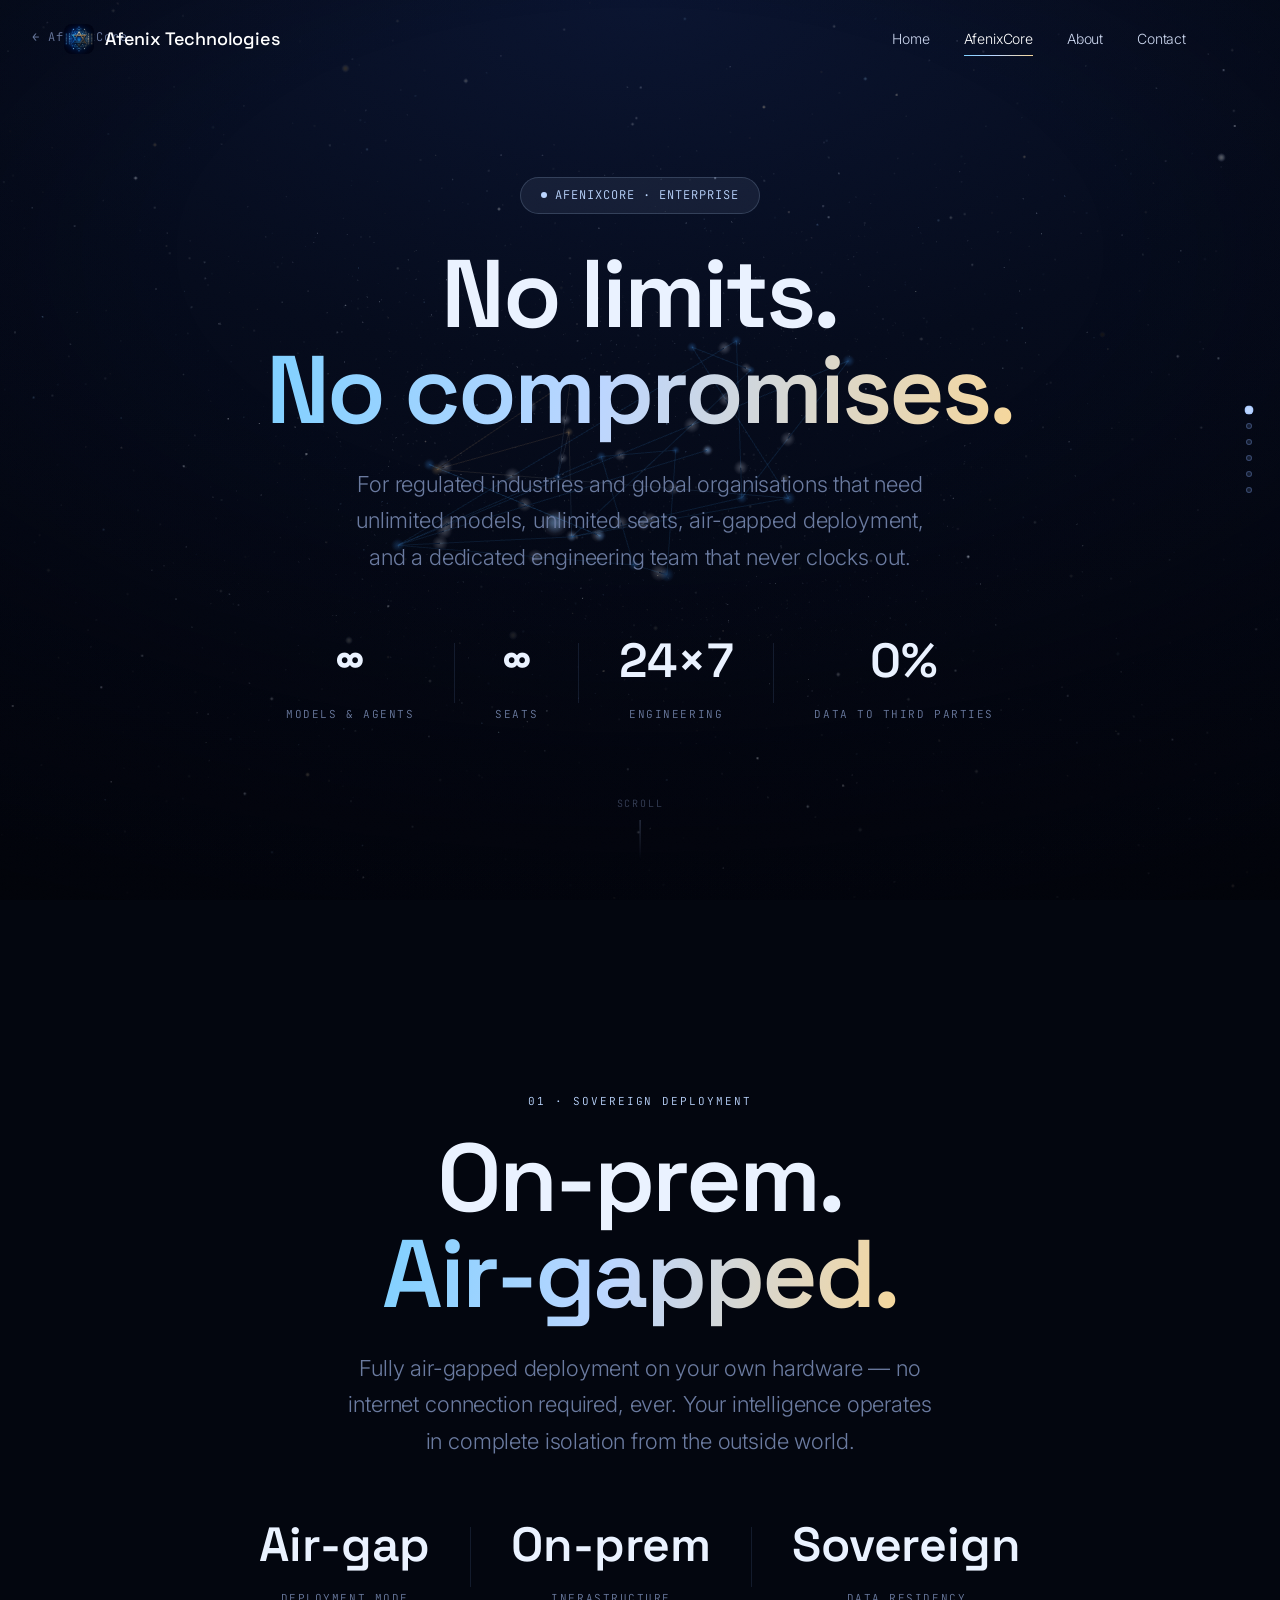
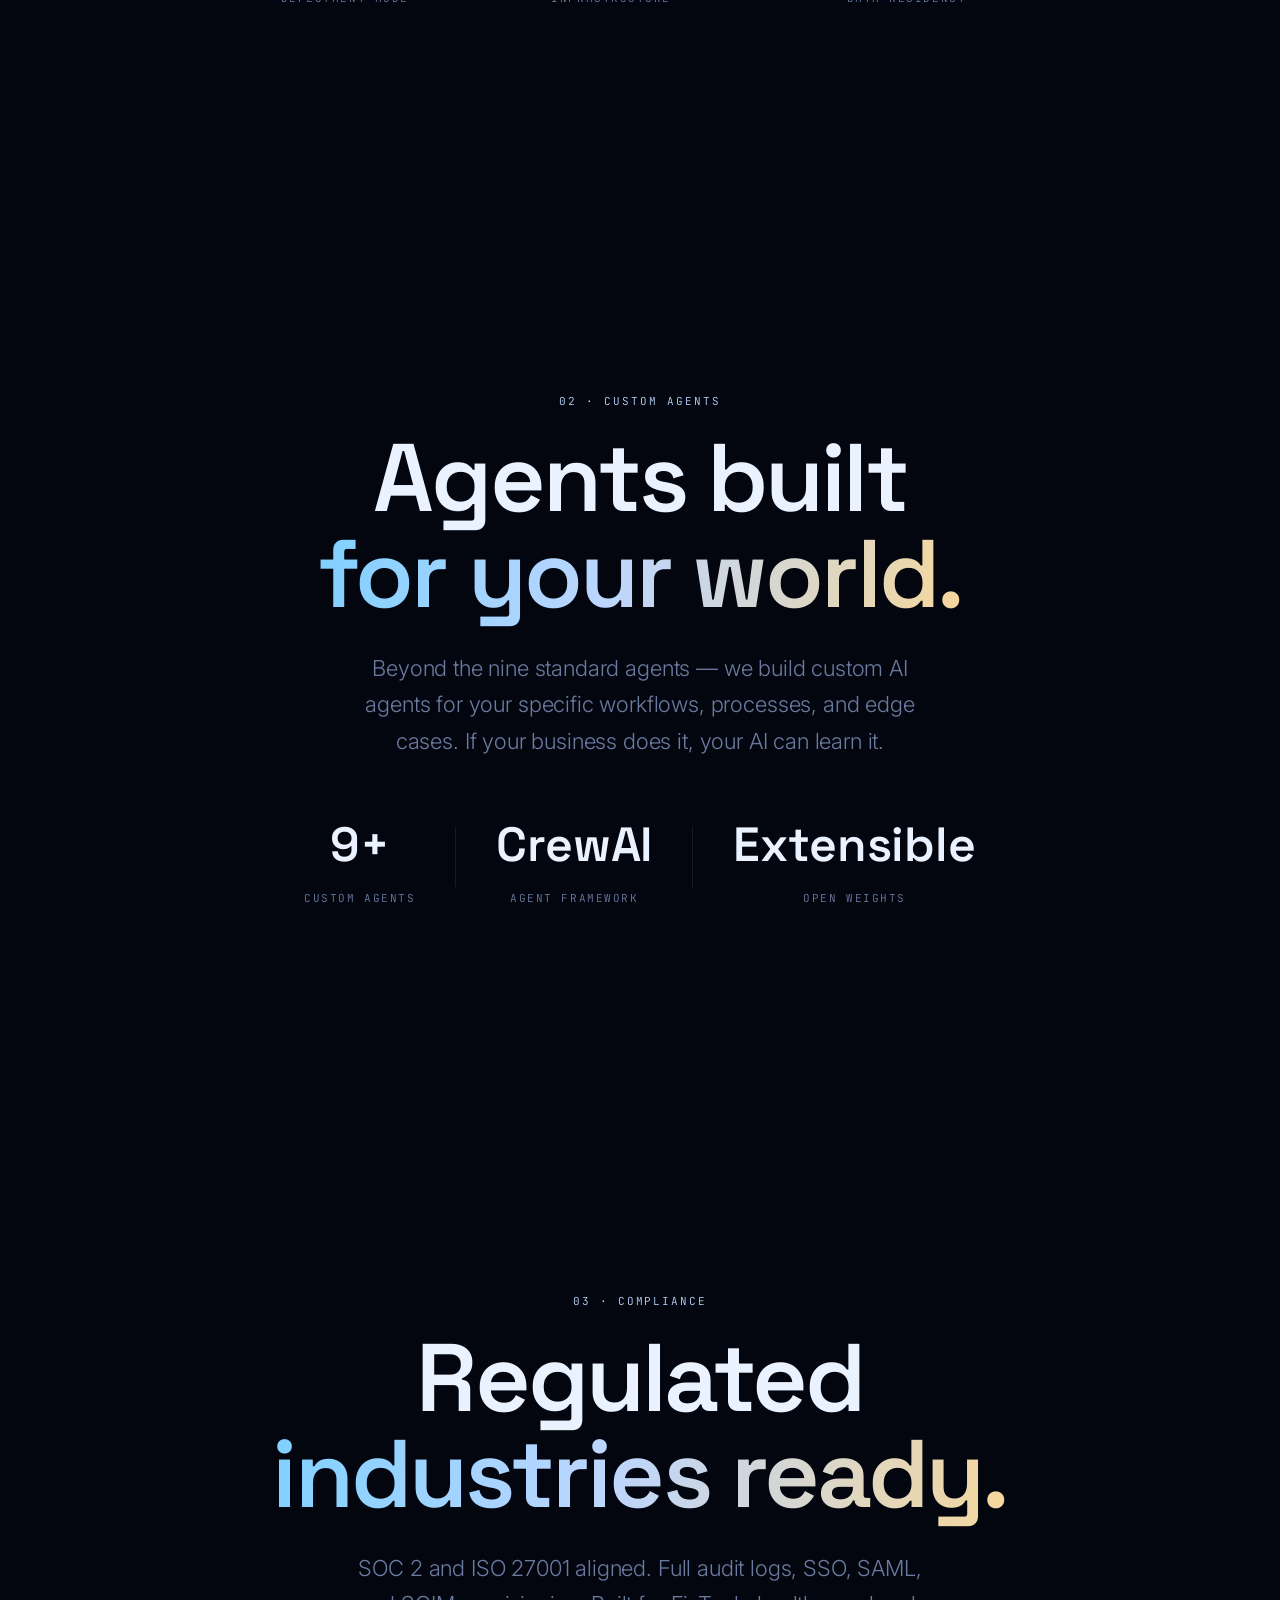
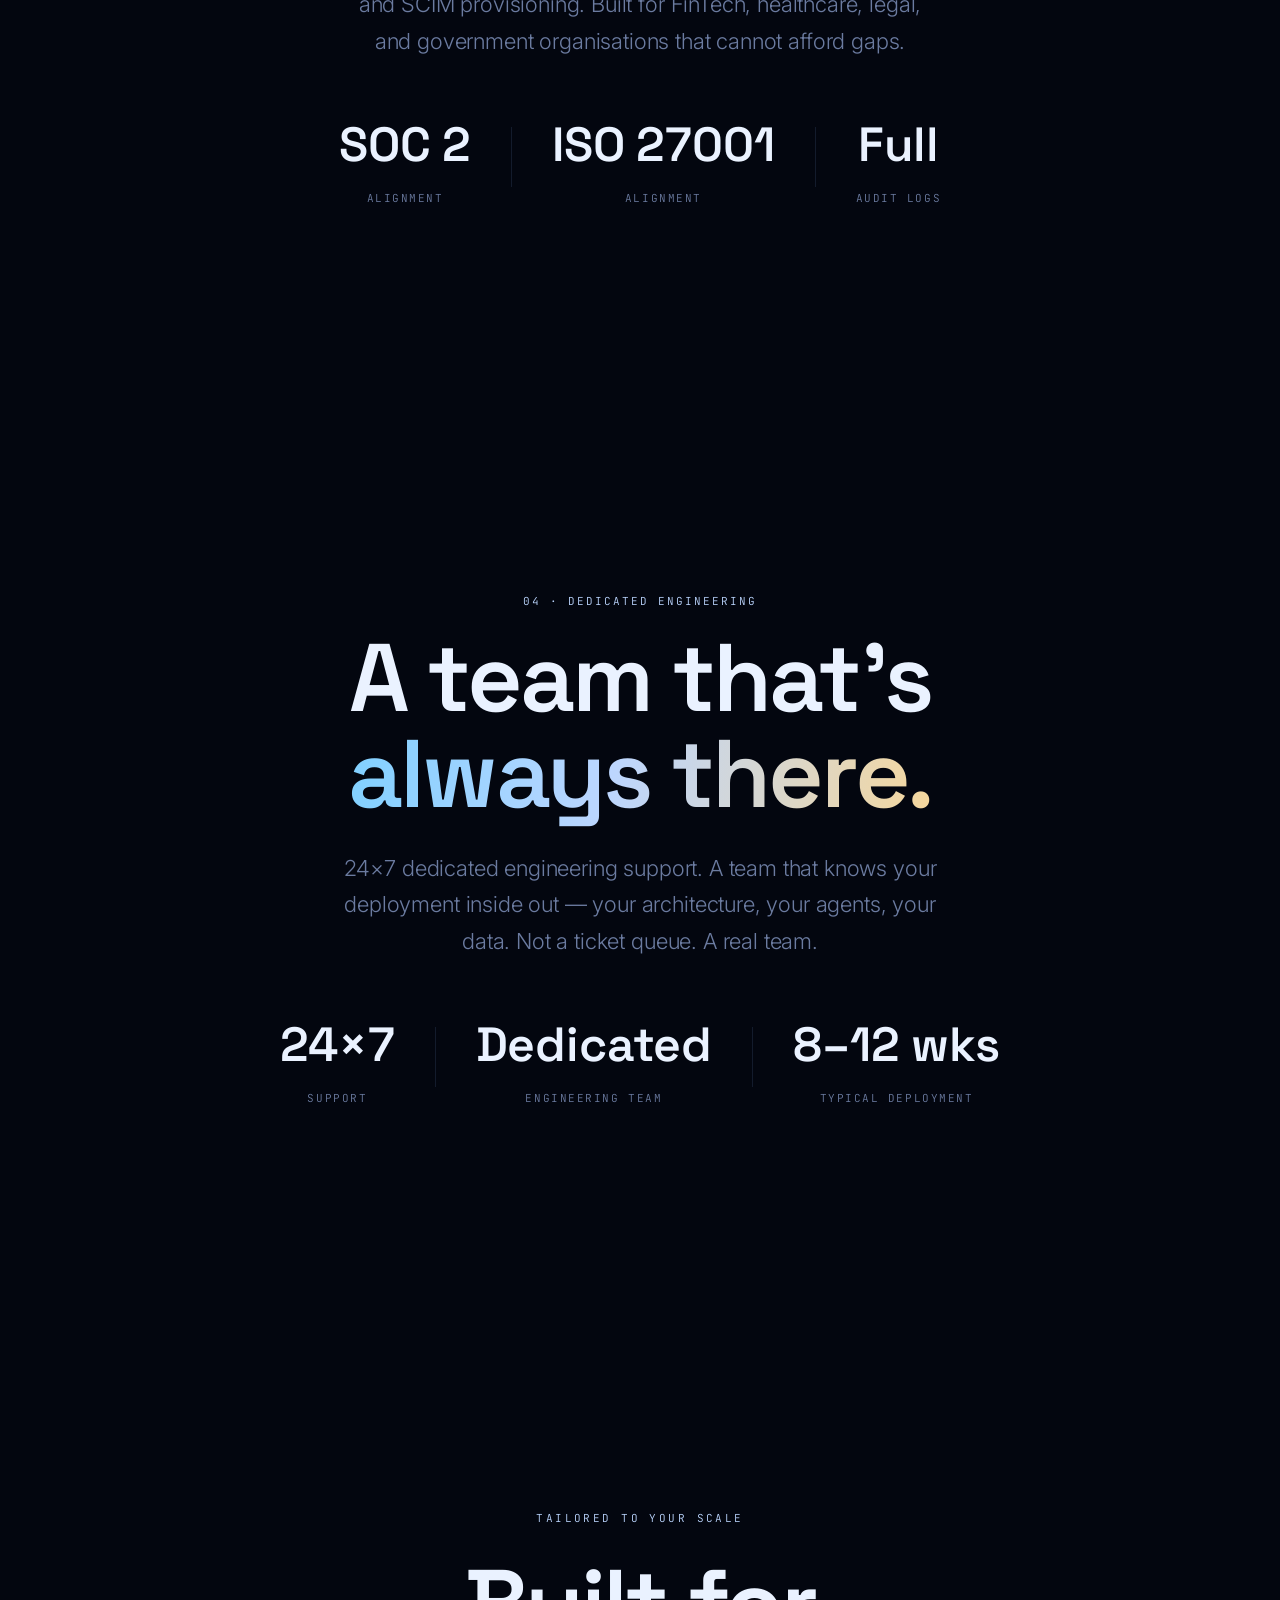
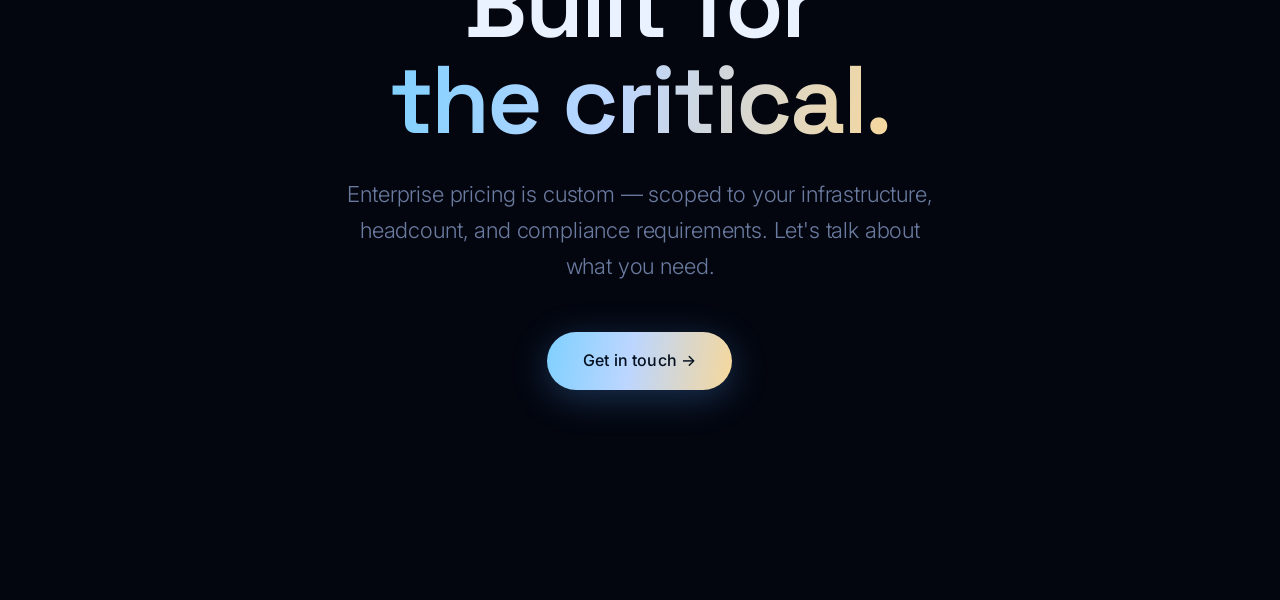
<file: plan-enterprise.html>
<!DOCTYPE html>
<html lang="en">
<head>
<meta charset="UTF-8">
<meta name="viewport" content="width=device-width, initial-scale=1.0">
<title>Enterprise Plan — AfenixCore</title>
<link rel="icon" type="image/png" href="logo.png">
<link rel="preconnect" href="https://fonts.googleapis.com">
<link rel="preconnect" href="https://fonts.gstatic.com" crossorigin>
<link href="https://fonts.googleapis.com/css2?family=Space+Grotesk:wght@300;400;500;600;700&family=Inter:wght@300;400;500;600&family=JetBrains+Mono:wght@400;500&display=swap" rel="stylesheet">
<link rel="stylesheet" href="styles.css">
<style>
  .cin-wrap{position:relative;z-index:2}
  .cin-section{min-height:100vh;display:flex;flex-direction:column;align-items:center;justify-content:center;text-align:center;padding:0 6vw;position:relative}
  .cin-tag{font-family:var(--mono);font-size:11px;letter-spacing:.22em;color:var(--silver);text-transform:uppercase;margin-bottom:28px;opacity:0;transform:translateY(16px);transition:opacity .9s ease,transform .9s ease}
  .cin-headline{font-family:var(--display);font-size:clamp(42px,8vw,96px);font-weight:600;line-height:1.0;letter-spacing:-.03em;color:#eaf2ff;opacity:0;transform:translateY(24px);transition:opacity 1.1s ease .1s,transform 1.1s ease .1s;max-width:900px}
  .cin-headline .grad{background:var(--grad);-webkit-background-clip:text;-webkit-text-fill-color:transparent;background-clip:text}
  .cin-sub{font-size:clamp(16px,2vw,22px);color:var(--ink-dim);max-width:600px;margin-top:28px;line-height:1.65;opacity:0;transform:translateY(20px);transition:opacity 1s ease .25s,transform 1s ease .25s}
  .cin-spec{margin-top:48px;display:flex;gap:40px;flex-wrap:wrap;justify-content:center;opacity:0;transform:translateY(20px);transition:opacity 1s ease .4s,transform 1s ease .4s}
  .cin-spec-item{display:flex;flex-direction:column;align-items:center;gap:6px}
  .cin-spec-item .val{font-family:var(--display);font-size:clamp(28px,4vw,48px);font-weight:600;color:#eaf2ff}
  .cin-spec-item .lbl{font-family:var(--mono);font-size:11px;letter-spacing:.14em;color:var(--ink-dim);text-transform:uppercase}
  .cin-divider{width:1px;height:60px;background:var(--glass-brd);align-self:center}
  .cin-section.visible .cin-tag,.cin-section.visible .cin-headline,.cin-section.visible .cin-sub,.cin-section.visible .cin-spec{opacity:1;transform:translateY(0)}
  .cin-progress{position:fixed;right:28px;top:50%;transform:translateY(-50%);z-index:100;display:flex;flex-direction:column;gap:10px}
  .cin-dot{width:6px;height:6px;border-radius:50%;background:var(--glass-brd);border:1px solid rgba(140,180,255,.3);transition:background .4s,transform .4s;cursor:pointer}
  .cin-dot.active{background:var(--silver);transform:scale(1.5)}
  .hero-badge{display:inline-flex;align-items:center;gap:8px;background:rgba(188,214,255,.08);border:1px solid rgba(188,214,255,.18);border-radius:100px;padding:8px 20px;font-family:var(--mono);font-size:12px;color:var(--silver);letter-spacing:.08em;margin-bottom:32px;opacity:0;transform:translateY(12px);transition:opacity .8s ease,transform .8s ease}
  .cin-section.visible .hero-badge{opacity:1;transform:translateY(0)}
  .cin-back{position:fixed;top:28px;left:32px;z-index:100;font-family:var(--mono);font-size:12px;letter-spacing:.08em;color:var(--ink-dim);text-decoration:none;display:flex;align-items:center;gap:8px;transition:color .3s}
  .cin-back:hover{color:var(--silver)}
  .cin-cta{margin-top:48px;opacity:0;transform:translateY(20px);transition:opacity 1s ease .55s,transform 1s ease .55s}
  .cin-section.visible .cin-cta{opacity:1;transform:translateY(0)}
  .scroll-hint-cin{position:absolute;bottom:40px;left:50%;transform:translateX(-50%);font-family:var(--mono);font-size:10px;letter-spacing:.18em;color:var(--ink-dim);opacity:0;animation:hintfade 2s ease 2s forwards;display:flex;flex-direction:column;align-items:center;gap:8px}
  .scroll-hint-cin::after{content:'';display:block;width:1px;height:40px;background:linear-gradient(to bottom,var(--ink-dim),transparent);animation:hintline 2s ease 2.5s infinite}
  @keyframes hintfade{to{opacity:.5}}
  @keyframes hintline{0%,100%{opacity:.5;transform:scaleY(1)}50%{opacity:1;transform:scaleY(1.2)}}
  .feature-number{font-family:var(--mono);font-size:11px;letter-spacing:.18em;color:var(--silver);margin-bottom:20px;opacity:0;transform:translateY(10px);transition:opacity .8s ease,transform .8s ease}
  .cin-section.visible .feature-number{opacity:1;transform:translateY(0)}
</style>
</head>
<body>
<canvas id="bg"></canvas>
<div class="vignette"></div>
<div class="grain"></div>
<a href="products.html" class="cin-back">← AfenixCore</a>
<nav id="nav" style="background:transparent;border:none;box-shadow:none;">
  <a href="index.html" class="brand"><img src="logo.png" alt=""><span class="nm">Afenix Technologies</span></a>
  <div class="navlinks"><a href="index.html">Home</a><a href="products.html" class="active">AfenixCore</a><a href="about.html">About</a><a href="contact.html">Contact</a></div>
</nav>
<div class="cin-progress" id="progress"></div>
<main class="cin-wrap">

  <section class="cin-section" data-section="0">
    <div class="hero-badge"><span style="width:6px;height:6px;border-radius:50%;background:var(--silver);display:inline-block;"></span>AFENIXCORE · ENTERPRISE</div>
    <div class="cin-headline">No limits.<br><span class="grad">No compromises.</span></div>
    <div class="cin-sub">For regulated industries and global organisations that need unlimited models, unlimited seats, air-gapped deployment, and a dedicated engineering team that never clocks out.</div>
    <div class="cin-spec">
      <div class="cin-spec-item"><div class="val">∞</div><div class="lbl">Models & agents</div></div>
      <div class="cin-divider"></div>
      <div class="cin-spec-item"><div class="val">∞</div><div class="lbl">Seats</div></div>
      <div class="cin-divider"></div>
      <div class="cin-spec-item"><div class="val">24×7</div><div class="lbl">Engineering</div></div>
      <div class="cin-divider"></div>
      <div class="cin-spec-item"><div class="val">0%</div><div class="lbl">Data to third parties</div></div>
    </div>
    <div class="scroll-hint-cin">SCROLL</div>
  </section>

  <section class="cin-section" data-section="1">
    <div class="feature-number">01 · SOVEREIGN DEPLOYMENT</div>
    <div class="cin-headline">On-prem.<br><span class="grad">Air-gapped.</span></div>
    <div class="cin-sub">Fully air-gapped deployment on your own hardware — no internet connection required, ever. Your intelligence operates in complete isolation from the outside world.</div>
    <div class="cin-spec">
      <div class="cin-spec-item"><div class="val">Air-gap</div><div class="lbl">Deployment mode</div></div>
      <div class="cin-divider"></div>
      <div class="cin-spec-item"><div class="val">On-prem</div><div class="lbl">Infrastructure</div></div>
      <div class="cin-divider"></div>
      <div class="cin-spec-item"><div class="val">Sovereign</div><div class="lbl">Data residency</div></div>
    </div>
  </section>

  <section class="cin-section" data-section="2">
    <div class="feature-number">02 · CUSTOM AGENTS</div>
    <div class="cin-headline">Agents built<br><span class="grad">for your world.</span></div>
    <div class="cin-sub">Beyond the nine standard agents — we build custom AI agents for your specific workflows, processes, and edge cases. If your business does it, your AI can learn it.</div>
    <div class="cin-spec">
      <div class="cin-spec-item"><div class="val">9+</div><div class="lbl">Custom agents</div></div>
      <div class="cin-divider"></div>
      <div class="cin-spec-item"><div class="val">CrewAI</div><div class="lbl">Agent framework</div></div>
      <div class="cin-divider"></div>
      <div class="cin-spec-item"><div class="val">Extensible</div><div class="lbl">Open weights</div></div>
    </div>
  </section>

  <section class="cin-section" data-section="3">
    <div class="feature-number">03 · COMPLIANCE</div>
    <div class="cin-headline">Regulated<br><span class="grad">industries ready.</span></div>
    <div class="cin-sub">SOC 2 and ISO 27001 aligned. Full audit logs, SSO, SAML, and SCIM provisioning. Built for FinTech, healthcare, legal, and government organisations that cannot afford gaps.</div>
    <div class="cin-spec">
      <div class="cin-spec-item"><div class="val">SOC 2</div><div class="lbl">Alignment</div></div>
      <div class="cin-divider"></div>
      <div class="cin-spec-item"><div class="val">ISO 27001</div><div class="lbl">Alignment</div></div>
      <div class="cin-divider"></div>
      <div class="cin-spec-item"><div class="val">Full</div><div class="lbl">Audit logs</div></div>
    </div>
  </section>

  <section class="cin-section" data-section="4">
    <div class="feature-number">04 · DEDICATED ENGINEERING</div>
    <div class="cin-headline">A team that's<br><span class="grad">always there.</span></div>
    <div class="cin-sub">24×7 dedicated engineering support. A team that knows your deployment inside out — your architecture, your agents, your data. Not a ticket queue. A real team.</div>
    <div class="cin-spec">
      <div class="cin-spec-item"><div class="val">24×7</div><div class="lbl">Support</div></div>
      <div class="cin-divider"></div>
      <div class="cin-spec-item"><div class="val">Dedicated</div><div class="lbl">Engineering team</div></div>
      <div class="cin-divider"></div>
      <div class="cin-spec-item"><div class="val">8–12 wks</div><div class="lbl">Typical deployment</div></div>
    </div>
  </section>

  <section class="cin-section" data-section="5">
    <div class="cin-tag">Tailored to your scale</div>
    <div class="cin-headline">Built for<br><span class="grad">the critical.</span></div>
    <div class="cin-sub">Enterprise pricing is custom — scoped to your infrastructure, headcount, and compliance requirements. Let's talk about what you need.</div>
    <div class="cin-cta">
      <a href="contact.html" class="btn btn-primary" style="font-size:16px;padding:16px 36px;">Get in touch →</a>
    </div>
  </section>

</main>
<script src="three.min.js"></script>
<script src="GLTFLoader.js"></script>
<script src="star_data.js"></script>
<script src="engine.js"></script>
<script>
(function(){
  const sections=document.querySelectorAll('.cin-section');
  const progress=document.getElementById('progress');
  sections.forEach((_,i)=>{const dot=document.createElement('div');dot.className='cin-dot';dot.addEventListener('click',()=>sections[i].scrollIntoView({behavior:'smooth'}));progress.appendChild(dot);});
  const dots=progress.querySelectorAll('.cin-dot');
  const observer=new IntersectionObserver((entries)=>{entries.forEach(entry=>{if(entry.isIntersecting){entry.target.classList.add('visible');const idx=parseInt(entry.target.dataset.section);dots.forEach((d,i)=>d.classList.toggle('active',i===idx));}});},{threshold:0.5});
  sections.forEach(s=>observer.observe(s));
})();
</script>
</body>
</html>
</file>
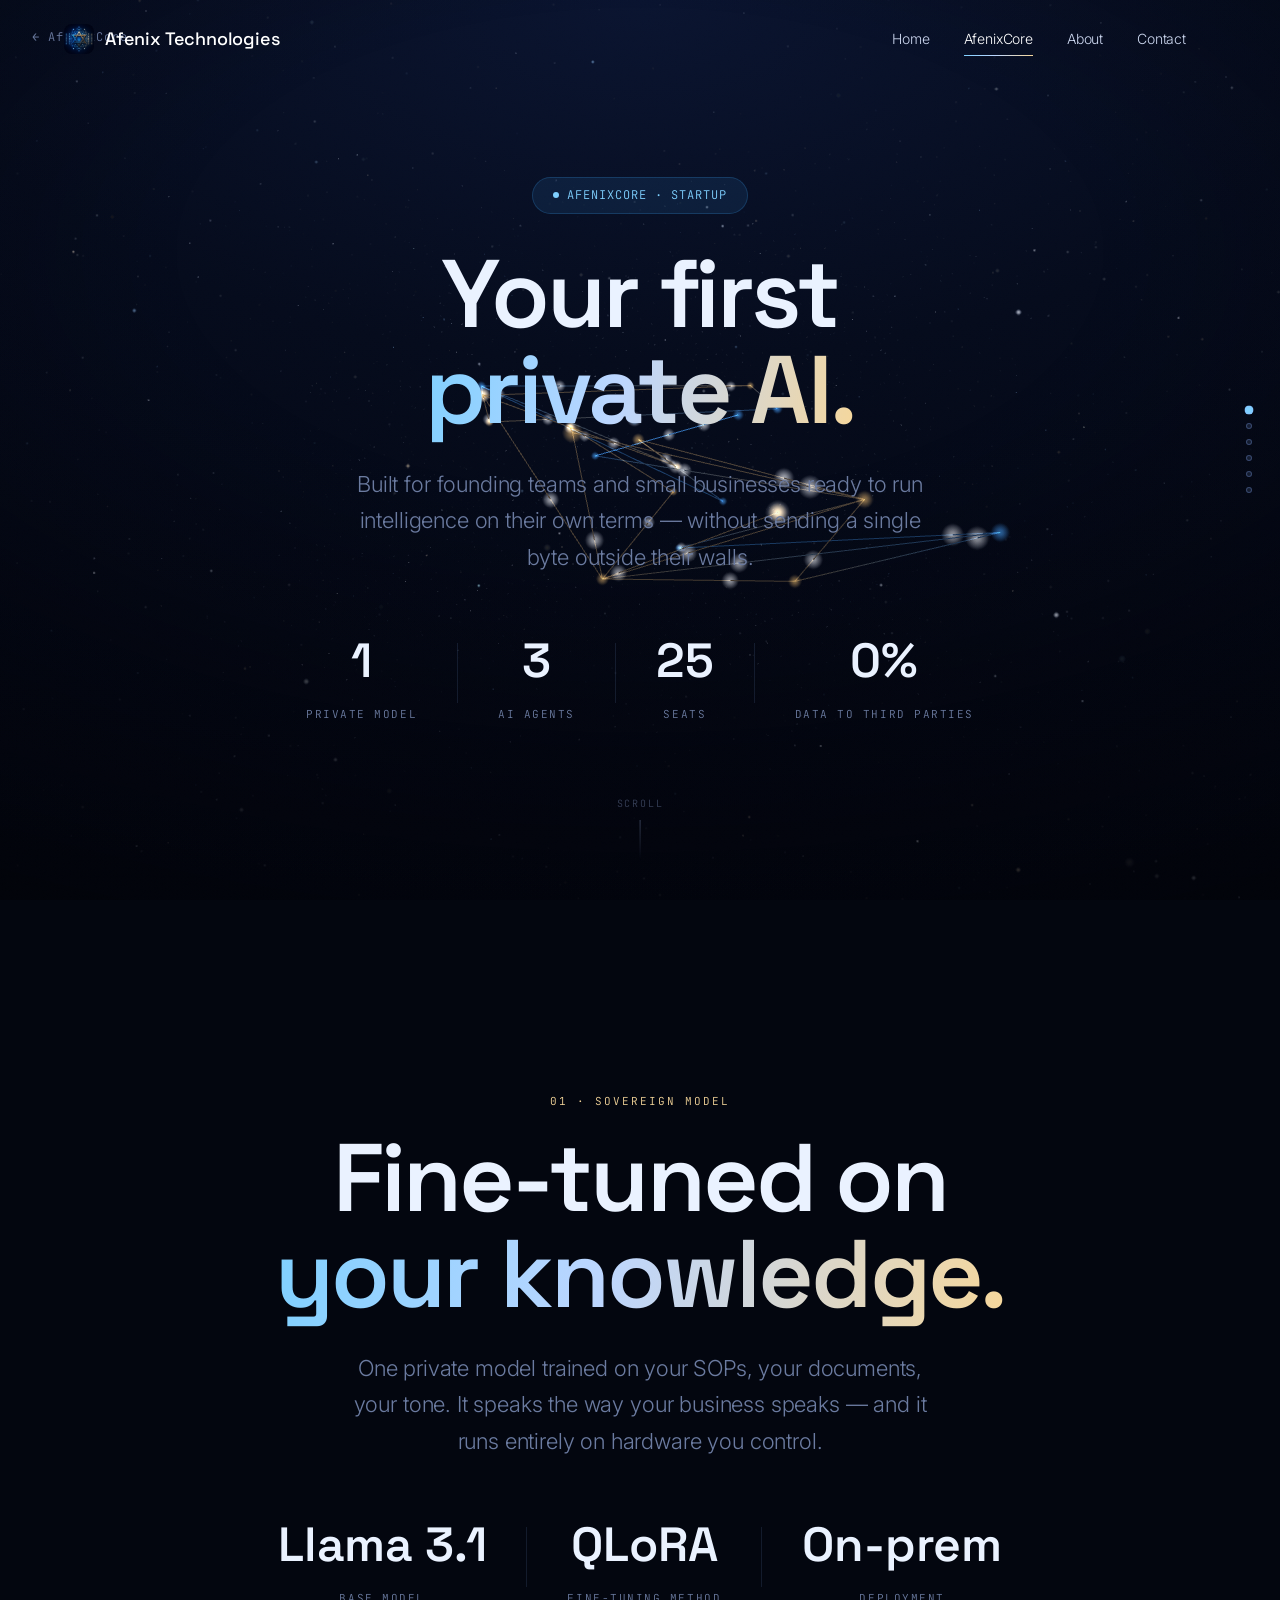
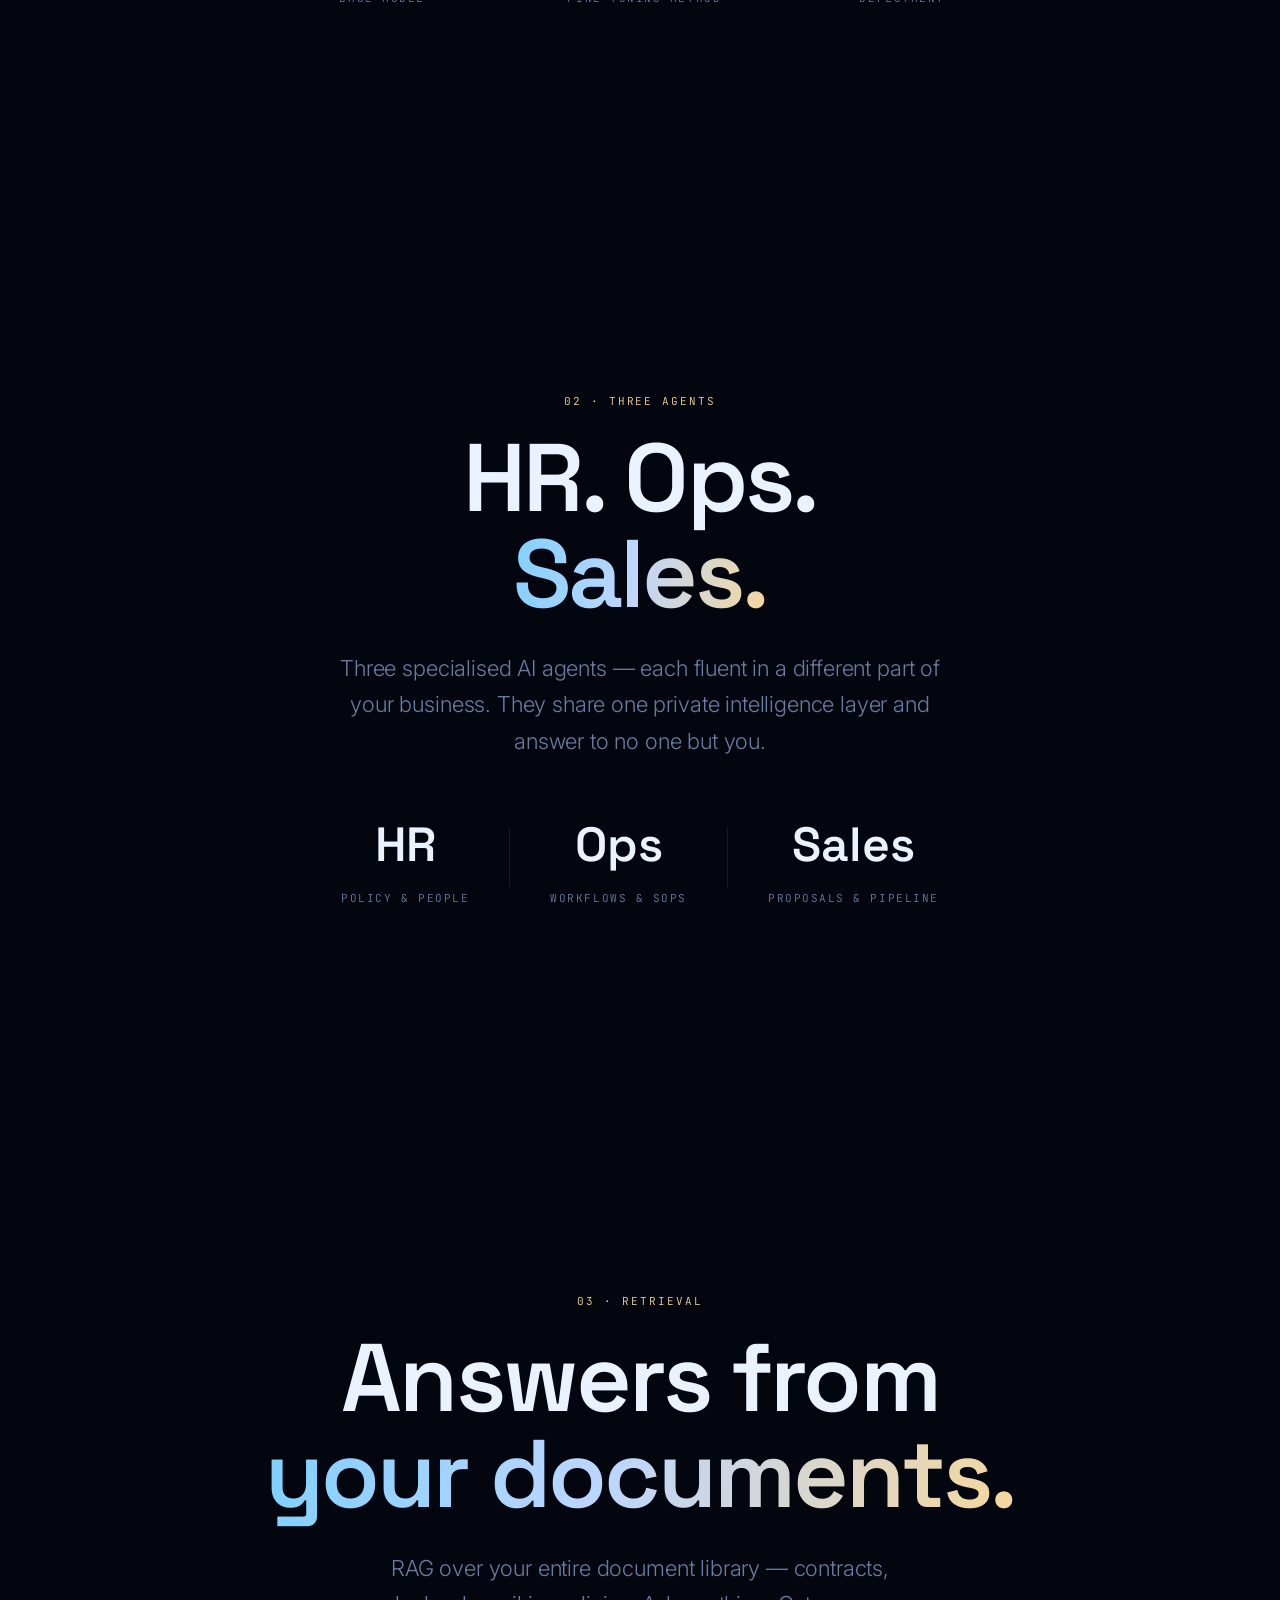
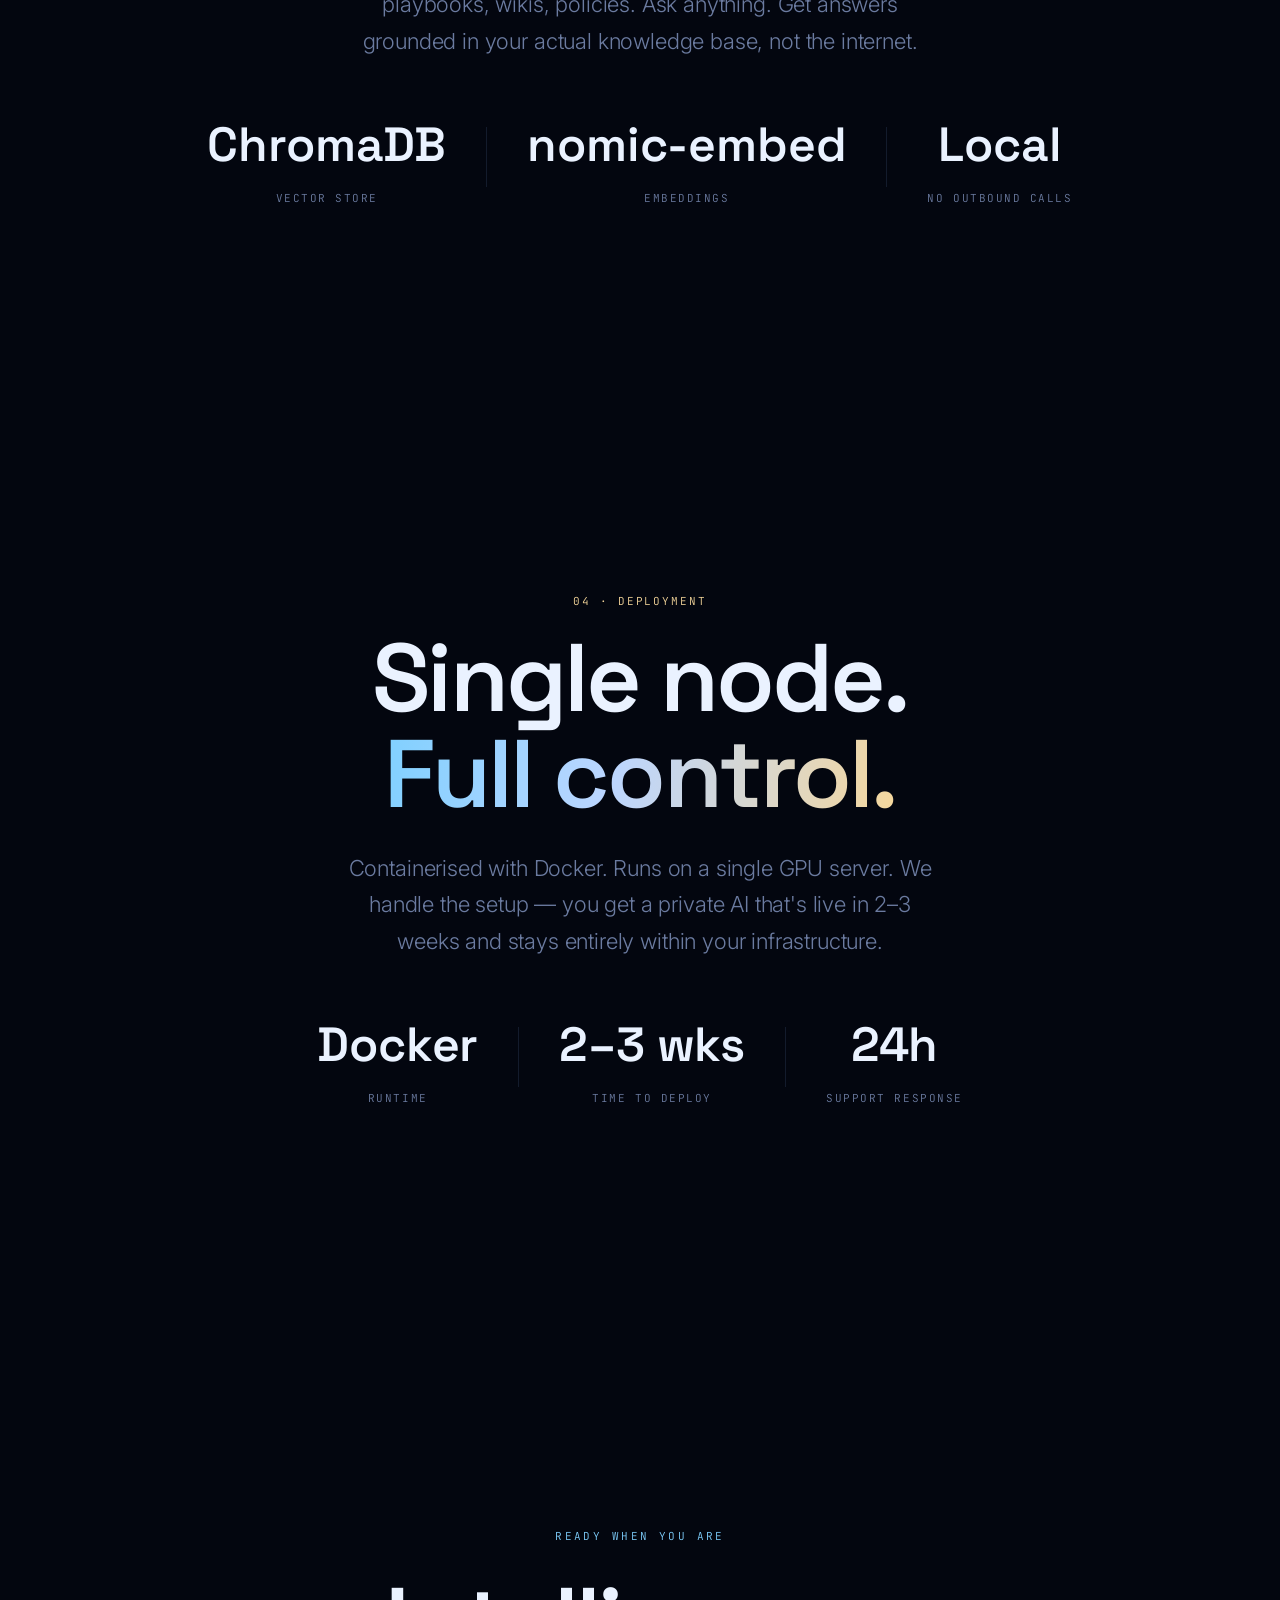
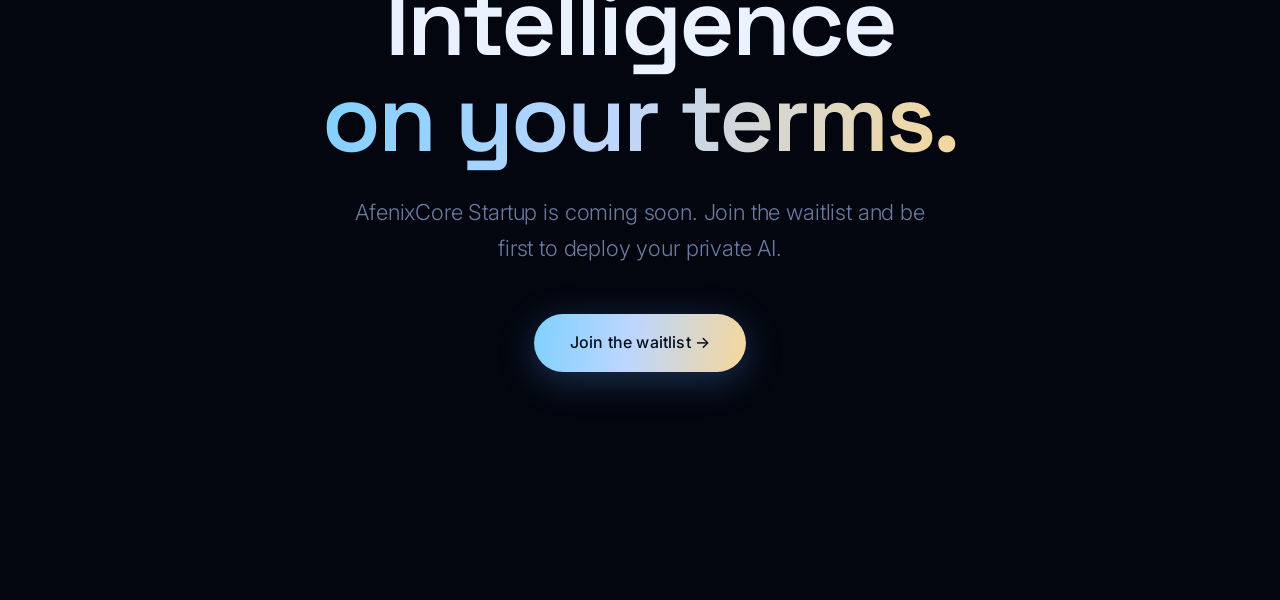
<file: plan-startup.html>
<!DOCTYPE html>
<html lang="en">
<head>
<meta charset="UTF-8">
<meta name="viewport" content="width=device-width, initial-scale=1.0">
<title>Startup Plan — AfenixCore</title>
<link rel="icon" type="image/png" href="logo.png">
<link rel="preconnect" href="https://fonts.googleapis.com">
<link rel="preconnect" href="https://fonts.gstatic.com" crossorigin>
<link href="https://fonts.googleapis.com/css2?family=Space+Grotesk:wght@300;400;500;600;700&family=Inter:wght@300;400;500;600&family=JetBrains+Mono:wght@400;500&display=swap" rel="stylesheet">
<link rel="stylesheet" href="styles.css">
<style>
  .cin-wrap { position: relative; z-index: 2; }
  .cin-section {
    min-height: 100vh;
    display: flex;
    flex-direction: column;
    align-items: center;
    justify-content: center;
    text-align: center;
    padding: 0 6vw;
    position: relative;
  }
  .cin-tag {
    font-family: var(--mono);
    font-size: 11px;
    letter-spacing: .22em;
    color: var(--blue-bright);
    text-transform: uppercase;
    margin-bottom: 28px;
    opacity: 0;
    transform: translateY(16px);
    transition: opacity .9s ease, transform .9s ease;
  }
  .cin-headline {
    font-family: var(--display);
    font-size: clamp(42px, 8vw, 96px);
    font-weight: 600;
    line-height: 1.0;
    letter-spacing: -.03em;
    color: #eaf2ff;
    opacity: 0;
    transform: translateY(24px);
    transition: opacity 1.1s ease .1s, transform 1.1s ease .1s;
    max-width: 900px;
  }
  .cin-headline .grad { background: var(--grad); -webkit-background-clip: text; -webkit-text-fill-color: transparent; background-clip: text; }
  .cin-sub {
    font-size: clamp(16px, 2vw, 22px);
    color: var(--ink-dim);
    max-width: 600px;
    margin-top: 28px;
    line-height: 1.65;
    opacity: 0;
    transform: translateY(20px);
    transition: opacity 1s ease .25s, transform 1s ease .25s;
  }
  .cin-spec {
    margin-top: 48px;
    display: flex;
    gap: 40px;
    flex-wrap: wrap;
    justify-content: center;
    opacity: 0;
    transform: translateY(20px);
    transition: opacity 1s ease .4s, transform 1s ease .4s;
  }
  .cin-spec-item {
    display: flex;
    flex-direction: column;
    align-items: center;
    gap: 6px;
  }
  .cin-spec-item .val {
    font-family: var(--display);
    font-size: clamp(28px, 4vw, 48px);
    font-weight: 600;
    color: #eaf2ff;
  }
  .cin-spec-item .lbl {
    font-family: var(--mono);
    font-size: 11px;
    letter-spacing: .14em;
    color: var(--ink-dim);
    text-transform: uppercase;
  }
  .cin-divider {
    width: 1px;
    height: 60px;
    background: var(--glass-brd);
    align-self: center;
  }
  .cin-section.visible .cin-tag,
  .cin-section.visible .cin-headline,
  .cin-section.visible .cin-sub,
  .cin-section.visible .cin-spec { opacity: 1; transform: translateY(0); }
  .cin-progress {
    position: fixed;
    right: 28px;
    top: 50%;
    transform: translateY(-50%);
    z-index: 100;
    display: flex;
    flex-direction: column;
    gap: 10px;
  }
  .cin-dot {
    width: 6px; height: 6px;
    border-radius: 50%;
    background: var(--glass-brd);
    border: 1px solid rgba(140,180,255,.3);
    transition: background .4s, transform .4s;
    cursor: pointer;
  }
  .cin-dot.active { background: var(--blue-bright); transform: scale(1.5); }
  .hero-badge {
    display: inline-flex;
    align-items: center;
    gap: 8px;
    background: rgba(61,169,255,.10);
    border: 1px solid rgba(61,169,255,.20);
    border-radius: 100px;
    padding: 8px 20px;
    font-family: var(--mono);
    font-size: 12px;
    color: var(--blue-bright);
    letter-spacing: .08em;
    margin-bottom: 32px;
    opacity: 0;
    transform: translateY(12px);
    transition: opacity .8s ease, transform .8s ease;
  }
  .cin-section.visible .hero-badge { opacity: 1; transform: translateY(0); }
  .cin-back {
    position: fixed;
    top: 28px;
    left: 32px;
    z-index: 100;
    font-family: var(--mono);
    font-size: 12px;
    letter-spacing: .08em;
    color: var(--ink-dim);
    text-decoration: none;
    display: flex;
    align-items: center;
    gap: 8px;
    transition: color .3s;
  }
  .cin-back:hover { color: var(--blue-bright); }
  .cin-cta {
    margin-top: 48px;
    opacity: 0;
    transform: translateY(20px);
    transition: opacity 1s ease .55s, transform 1s ease .55s;
  }
  .cin-section.visible .cin-cta { opacity: 1; transform: translateY(0); }
  .scroll-hint-cin {
    position: absolute;
    bottom: 40px;
    left: 50%;
    transform: translateX(-50%);
    font-family: var(--mono);
    font-size: 10px;
    letter-spacing: .18em;
    color: var(--ink-dim);
    opacity: 0;
    animation: hintfade 2s ease 2s forwards;
    display: flex;
    flex-direction: column;
    align-items: center;
    gap: 8px;
  }
  .scroll-hint-cin::after {
    content: '';
    display: block;
    width: 1px;
    height: 40px;
    background: linear-gradient(to bottom, var(--ink-dim), transparent);
    animation: hintline 2s ease 2.5s infinite;
  }
  @keyframes hintfade { to { opacity: .5; } }
  @keyframes hintline { 0%,100%{opacity:.5;transform:scaleY(1)} 50%{opacity:1;transform:scaleY(1.2)} }
  .feature-number {
    font-family: var(--mono);
    font-size: 11px;
    letter-spacing: .18em;
    color: var(--gold-bright);
    margin-bottom: 20px;
    opacity: 0;
    transform: translateY(10px);
    transition: opacity .8s ease, transform .8s ease;
  }
  .cin-section.visible .feature-number { opacity: 1; transform: translateY(0); }
</style>
</head>
<body>
<canvas id="bg"></canvas>
<div class="vignette"></div>
<div class="grain"></div>

<a href="products.html" class="cin-back">← AfenixCore</a>

<nav id="nav" style="background:transparent;border:none;box-shadow:none;">
  <a href="index.html" class="brand"><img src="logo.png" alt=""><span class="nm">Afenix Technologies</span></a>
  <div class="navlinks"><a href="index.html">Home</a><a href="products.html" class="active">AfenixCore</a><a href="about.html">About</a><a href="contact.html">Contact</a></div>
</nav>

<div class="cin-progress" id="progress"></div>

<main class="cin-wrap">

  <!-- SECTION 1: Hero -->
  <section class="cin-section" data-section="0">
    <div class="hero-badge"><span class="d" style="width:6px;height:6px;border-radius:50%;background:var(--blue-bright);display:inline-block;"></span>AFENIXCORE · STARTUP</div>
    <div class="cin-headline">Your first<br><span class="grad">private AI.</span></div>
    <div class="cin-sub">Built for founding teams and small businesses ready to run intelligence on their own terms — without sending a single byte outside their walls.</div>
    <div class="cin-spec">
      <div class="cin-spec-item"><div class="val">1</div><div class="lbl">Private model</div></div>
      <div class="cin-divider"></div>
      <div class="cin-spec-item"><div class="val">3</div><div class="lbl">AI agents</div></div>
      <div class="cin-divider"></div>
      <div class="cin-spec-item"><div class="val">25</div><div class="lbl">Seats</div></div>
      <div class="cin-divider"></div>
      <div class="cin-spec-item"><div class="val">0%</div><div class="lbl">Data to third parties</div></div>
    </div>
    <div class="scroll-hint-cin">SCROLL</div>
  </section>

  <!-- SECTION 2 -->
  <section class="cin-section" data-section="1">
    <div class="feature-number">01 · SOVEREIGN MODEL</div>
    <div class="cin-headline">Fine-tuned on<br><span class="grad">your knowledge.</span></div>
    <div class="cin-sub">One private model trained on your SOPs, your documents, your tone. It speaks the way your business speaks — and it runs entirely on hardware you control.</div>
    <div class="cin-spec">
      <div class="cin-spec-item"><div class="val">Llama 3.1</div><div class="lbl">Base model</div></div>
      <div class="cin-divider"></div>
      <div class="cin-spec-item"><div class="val">QLoRA</div><div class="lbl">Fine-tuning method</div></div>
      <div class="cin-divider"></div>
      <div class="cin-spec-item"><div class="val">On-prem</div><div class="lbl">Deployment</div></div>
    </div>
  </section>

  <!-- SECTION 3 -->
  <section class="cin-section" data-section="2">
    <div class="feature-number">02 · THREE AGENTS</div>
    <div class="cin-headline">HR. Ops.<br><span class="grad">Sales.</span></div>
    <div class="cin-sub">Three specialised AI agents — each fluent in a different part of your business. They share one private intelligence layer and answer to no one but you.</div>
    <div class="cin-spec">
      <div class="cin-spec-item"><div class="val">HR</div><div class="lbl">Policy & people</div></div>
      <div class="cin-divider"></div>
      <div class="cin-spec-item"><div class="val">Ops</div><div class="lbl">Workflows & SOPs</div></div>
      <div class="cin-divider"></div>
      <div class="cin-spec-item"><div class="val">Sales</div><div class="lbl">Proposals & pipeline</div></div>
    </div>
  </section>

  <!-- SECTION 4 -->
  <section class="cin-section" data-section="3">
    <div class="feature-number">03 · RETRIEVAL</div>
    <div class="cin-headline">Answers from<br><span class="grad">your documents.</span></div>
    <div class="cin-sub">RAG over your entire document library — contracts, playbooks, wikis, policies. Ask anything. Get answers grounded in your actual knowledge base, not the internet.</div>
    <div class="cin-spec">
      <div class="cin-spec-item"><div class="val">ChromaDB</div><div class="lbl">Vector store</div></div>
      <div class="cin-divider"></div>
      <div class="cin-spec-item"><div class="val">nomic-embed</div><div class="lbl">Embeddings</div></div>
      <div class="cin-divider"></div>
      <div class="cin-spec-item"><div class="val">Local</div><div class="lbl">No outbound calls</div></div>
    </div>
  </section>

  <!-- SECTION 5 -->
  <section class="cin-section" data-section="4">
    <div class="feature-number">04 · DEPLOYMENT</div>
    <div class="cin-headline">Single node.<br><span class="grad">Full control.</span></div>
    <div class="cin-sub">Containerised with Docker. Runs on a single GPU server. We handle the setup — you get a private AI that's live in 2–3 weeks and stays entirely within your infrastructure.</div>
    <div class="cin-spec">
      <div class="cin-spec-item"><div class="val">Docker</div><div class="lbl">Runtime</div></div>
      <div class="cin-divider"></div>
      <div class="cin-spec-item"><div class="val">2–3 wks</div><div class="lbl">Time to deploy</div></div>
      <div class="cin-divider"></div>
      <div class="cin-spec-item"><div class="val">24h</div><div class="lbl">Support response</div></div>
    </div>
  </section>

  <!-- SECTION 6: CTA -->
  <section class="cin-section" data-section="5">
    <div class="cin-tag">Ready when you are</div>
    <div class="cin-headline">Intelligence<br><span class="grad">on your terms.</span></div>
    <div class="cin-sub">AfenixCore Startup is coming soon. Join the waitlist and be first to deploy your private AI.</div>
    <div class="cin-cta">
      <a href="contact.html" class="btn btn-primary" style="font-size:16px;padding:16px 36px;">Join the waitlist →</a>
    </div>
  </section>

</main>

<script src="three.min.js"></script>
<script src="GLTFLoader.js"></script>
<script src="star_data.js"></script>
<script src="engine.js"></script>
<script>
(function(){
  const sections = document.querySelectorAll('.cin-section');
  const progress = document.getElementById('progress');

  // Build progress dots
  sections.forEach((_, i) => {
    const dot = document.createElement('div');
    dot.className = 'cin-dot';
    dot.addEventListener('click', () => sections[i].scrollIntoView({ behavior: 'smooth' }));
    progress.appendChild(dot);
  });
  const dots = progress.querySelectorAll('.cin-dot');

  const observer = new IntersectionObserver((entries) => {
    entries.forEach(entry => {
      if (entry.isIntersecting) {
        entry.target.classList.add('visible');
        const idx = parseInt(entry.target.dataset.section);
        dots.forEach((d, i) => d.classList.toggle('active', i === idx));
      }
    });
  }, { threshold: 0.5 });

  sections.forEach(s => observer.observe(s));
})();
</script>
</body>
</html>
</file>
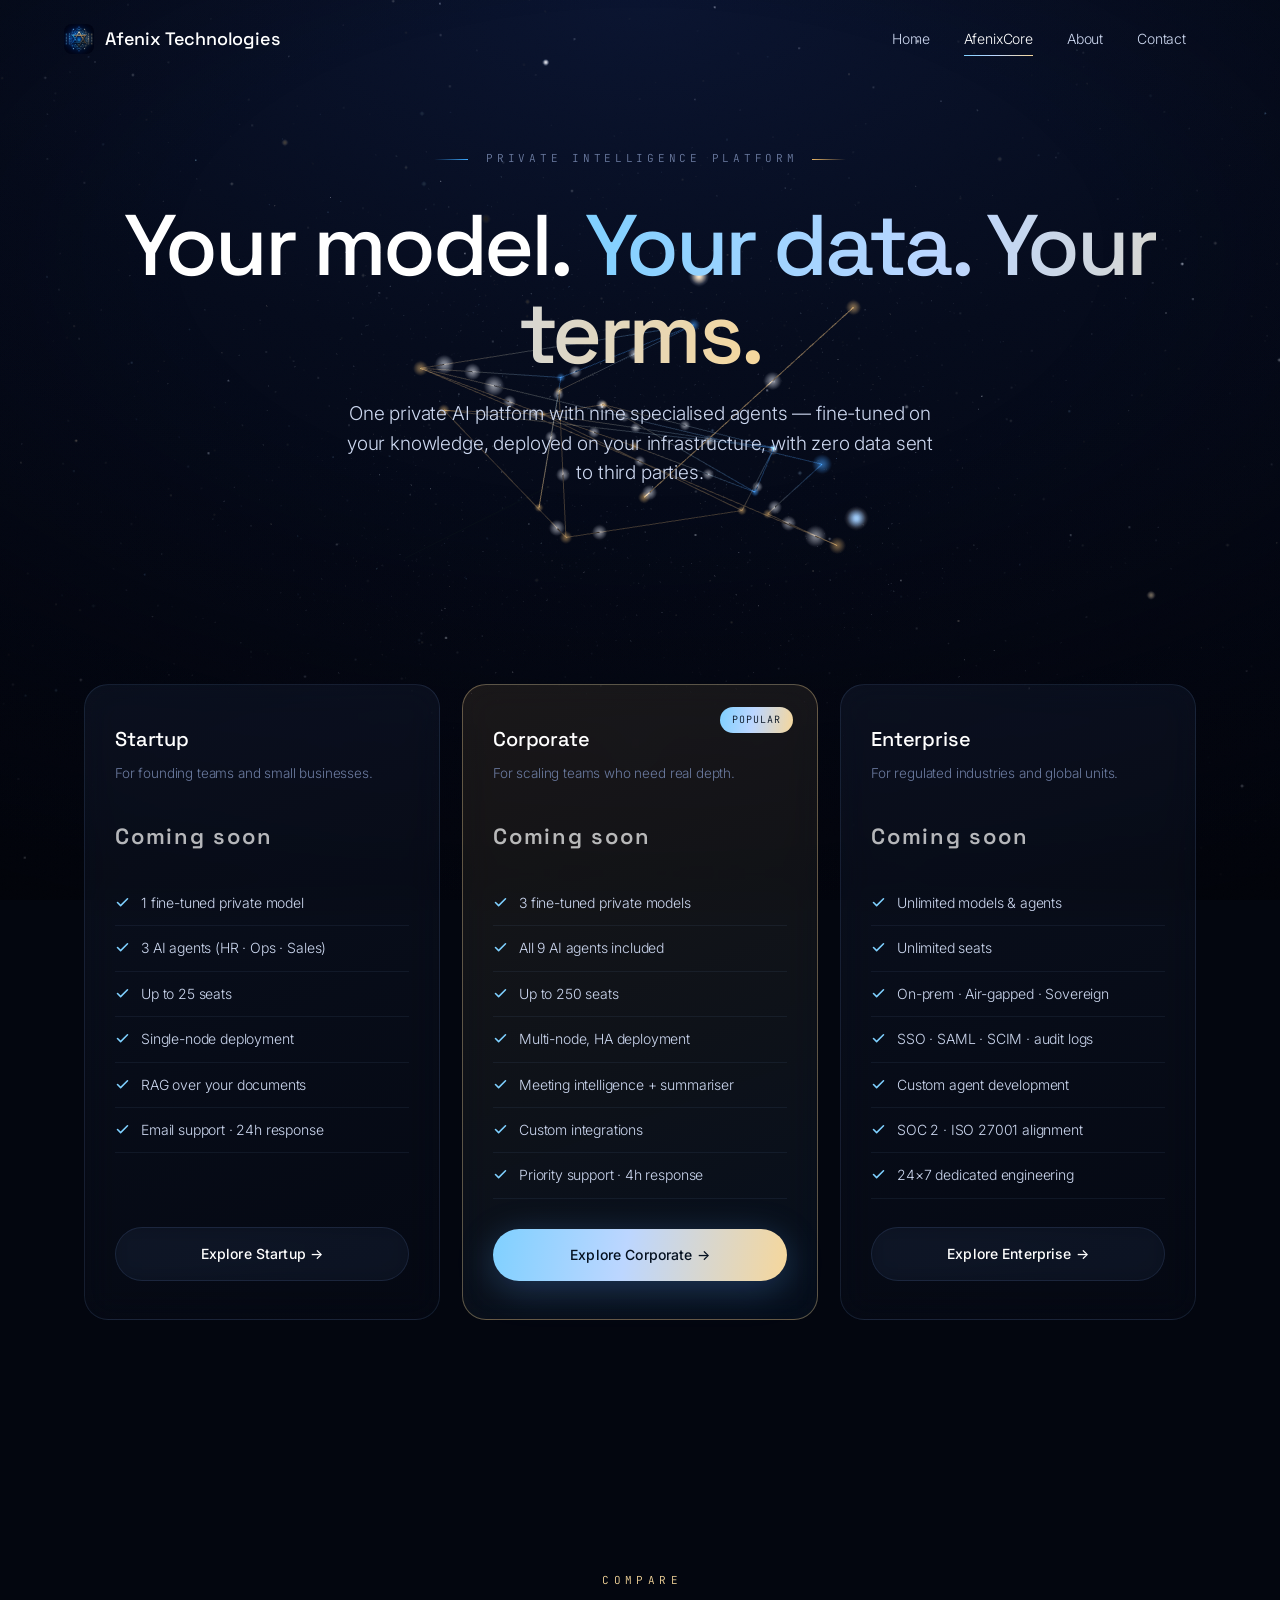
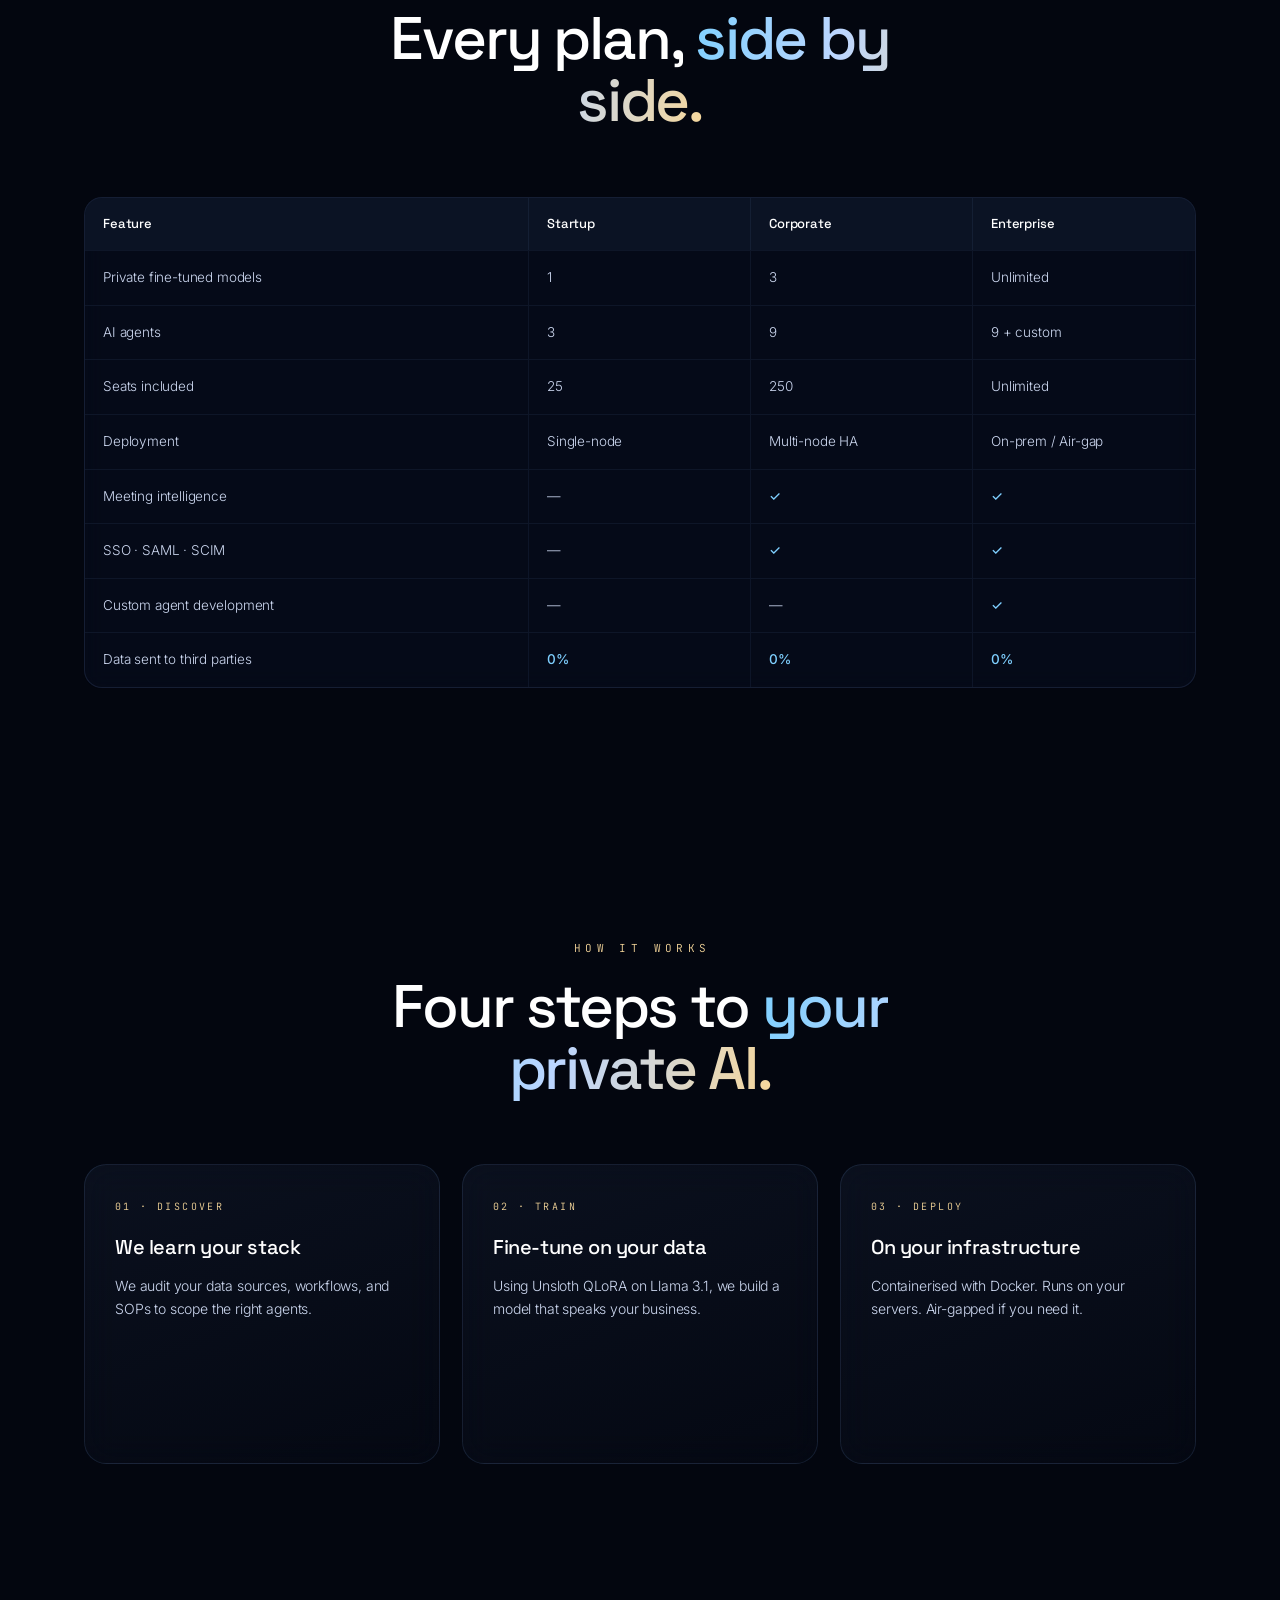
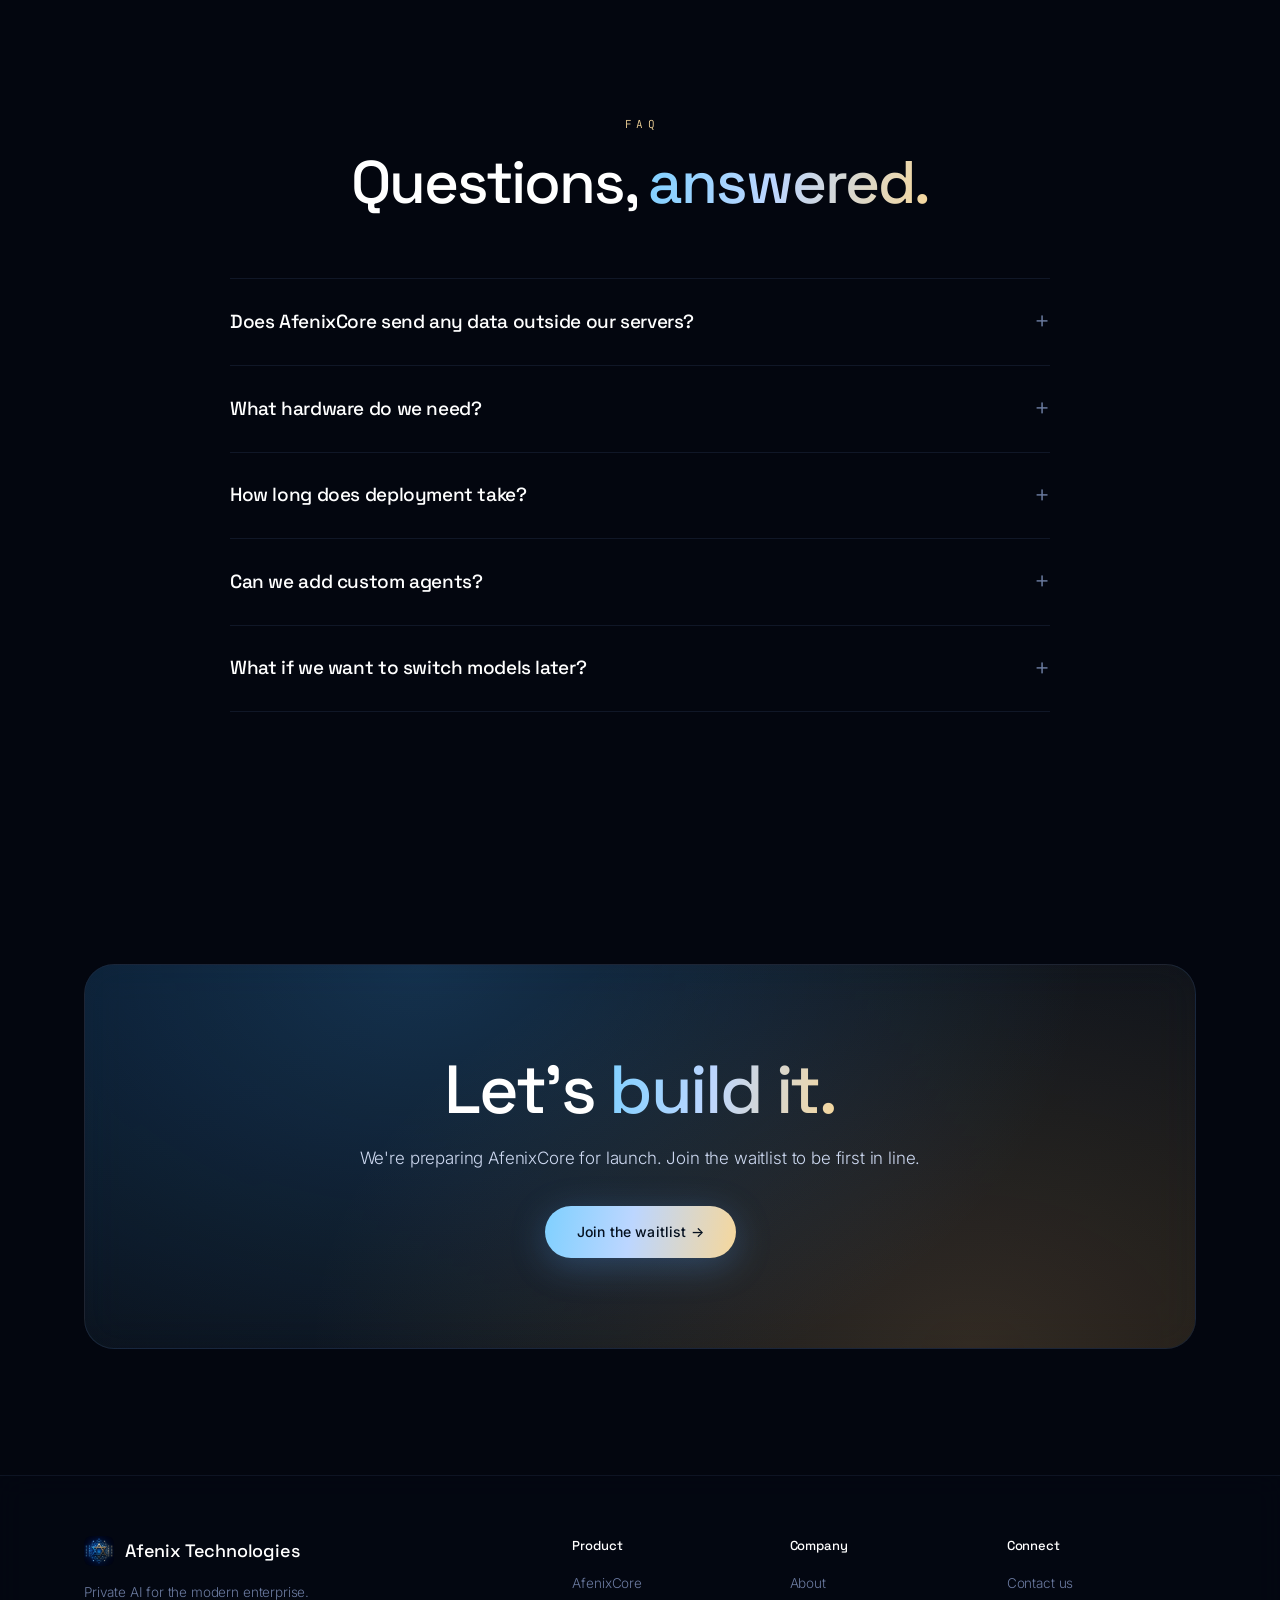
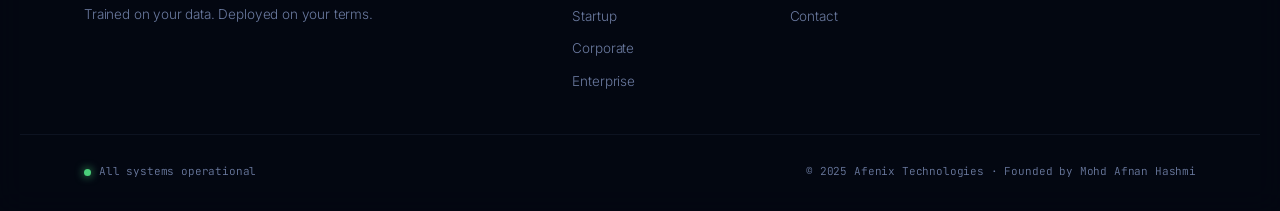
<file: products.html>
<!DOCTYPE html>
<html lang="en">
<head>
<meta charset="UTF-8">
<meta name="viewport" content="width=device-width, initial-scale=1.0">
<title>AfenixCore — Private AI · Afenix Technologies</title>
<link rel="icon" type="image/png" href="logo.png">
<link rel="preconnect" href="https://fonts.googleapis.com"><link rel="preconnect" href="https://fonts.gstatic.com" crossorigin>
<link href="https://fonts.googleapis.com/css2?family=Space+Grotesk:wght@300;400;500;600;700&family=Inter:wght@300;400;500;600&family=JetBrains+Mono:wght@400;500&display=swap" rel="stylesheet">
<link rel="stylesheet" href="styles.css">
</head>
<body>
<div id="loader"><img src="logo.png" alt="Afenix"><div class="load-word">AFENIX</div><div class="load-bar"><i></i></div></div>
<canvas id="bg"></canvas><div class="vignette"></div><div class="grain"></div>
<div class="cur-dot"></div><div class="cur-ring"></div>

<nav id="nav">
  <a href="index.html" class="brand"><img src="logo.png" alt=""><span class="nm">Afenix Technologies</span></a>
  <div class="navlinks"><a href="index.html">Home</a><a href="products.html" class="active">AfenixCore</a><a href="about.html">About</a><a href="contact.html">Contact</a></div>
  
</nav>

<main>
<header class="phead">
  <div class="hero-tag">PRIVATE INTELLIGENCE PLATFORM</div>
  <h1>Your model. <span class="grad">Your data. Your terms.</span></h1>
  <p>One private AI platform with nine specialised agents — fine-tuned on your knowledge, deployed on your infrastructure, with zero data sent to third parties.</p>
</header>

<section class="pad">
  <div class="wrap">
    <div class="plans">
      <article class="plan reveal" data-tilt>
        <a href="plan-startup.html" style="text-decoration:none;color:inherit"><div class="nm">Startup</div></a><div class="tg">For founding teams and small businesses.</div>
        <div class="pr" style="font-size:22px;letter-spacing:.08em;opacity:.7">Coming soon</div><div class="per"> </div>
        <ul><li>1 fine-tuned private model</li><li>3 AI agents (HR · Ops · Sales)</li><li>Up to 25 seats</li><li>Single-node deployment</li><li>RAG over your documents</li><li>Email support · 24h response</li></ul>
        <a href="plan-startup.html" class="btn btn-ghost">Explore Startup →</a>
      </article>
      <article class="plan pop reveal" data-tilt>
        <div class="plan-badge">POPULAR</div>
        <a href="plan-corporate.html" style="text-decoration:none;color:inherit"><div class="nm">Corporate</div></a><div class="tg">For scaling teams who need real depth.</div>
        <div class="pr" style="font-size:22px;letter-spacing:.08em;opacity:.7">Coming soon</div><div class="per"> </div>
        <ul><li>3 fine-tuned private models</li><li>All 9 AI agents included</li><li>Up to 250 seats</li><li>Multi-node, HA deployment</li><li>Meeting intelligence + summariser</li><li>Custom integrations</li><li>Priority support · 4h response</li></ul>
        <a href="plan-corporate.html" class="btn btn-primary">Explore Corporate →</a>
      </article>
      <article class="plan reveal" data-tilt>
        <a href="plan-enterprise.html" style="text-decoration:none;color:inherit"><div class="nm">Enterprise</div></a><div class="tg">For regulated industries and global units.</div>
        <div class="pr" style="font-size:22px;letter-spacing:.08em;opacity:.7">Coming soon</div><div class="per"> </div>
        <ul><li>Unlimited models &amp; agents</li><li>Unlimited seats</li><li>On-prem · Air-gapped · Sovereign</li><li>SSO · SAML · SCIM · audit logs</li><li>Custom agent development</li><li>SOC 2 · ISO 27001 alignment</li><li>24×7 dedicated engineering</li></ul>
        <a href="plan-enterprise.html" class="btn btn-ghost">Explore Enterprise →</a>
      </article>
    </div>
  </div>
</section>

<section class="pad">
  <div class="wrap compwrap">
    <div class="shead reveal"><div class="kicker">COMPARE</div><h2>Every plan, <span class="grad">side by side.</span></h2></div>
    <div class="ctable reveal">
      <div class="crow h"><div>Feature</div><div>Startup</div><div>Corporate</div><div>Enterprise</div></div>
      <div class="crow"><div>Private fine-tuned models</div><div>1</div><div>3</div><div>Unlimited</div></div>
      <div class="crow"><div>AI agents</div><div>3</div><div>9</div><div>9 + custom</div></div>
      <div class="crow"><div>Seats included</div><div>25</div><div>250</div><div>Unlimited</div></div>
      <div class="crow"><div>Deployment</div><div>Single-node</div><div>Multi-node HA</div><div>On-prem / Air-gap</div></div>
      <div class="crow"><div>Meeting intelligence</div><div>—</div><div class="cyes">✓</div><div class="cyes">✓</div></div>
      <div class="crow"><div>SSO · SAML · SCIM</div><div>—</div><div class="cyes">✓</div><div class="cyes">✓</div></div>
      <div class="crow"><div>Custom agent development</div><div>—</div><div>—</div><div class="cyes">✓</div></div>
      <div class="crow"><div>Data sent to third parties</div><div class="cyes">0%</div><div class="cyes">0%</div><div class="cyes">0%</div></div>
    </div>
  </div>
</section>

<section class="pad">
  <div class="wrap">
    <div class="shead reveal"><div class="kicker">HOW IT WORKS</div><h2>Four steps to <span class="grad">your private AI.</span></h2></div>
    <div class="cards">
      <article class="card reveal" data-tilt><div class="meta">01 · DISCOVER</div><h3>We learn your stack</h3><p>We audit your data sources, workflows, and SOPs to scope the right agents.</p></article>
      <article class="card reveal" data-tilt><div class="meta">02 · TRAIN</div><h3>Fine-tune on your data</h3><p>Using Unsloth QLoRA on Llama 3.1, we build a model that speaks your business.</p></article>
      <article class="card reveal" data-tilt><div class="meta">03 · DEPLOY</div><h3>On your infrastructure</h3><p>Containerised with Docker. Runs on your servers. Air-gapped if you need it.</p></article>
    </div>
  </div>
</section>

<section class="pad">
  <div class="wrap">
    <div class="shead reveal"><div class="kicker">FAQ</div><h2>Questions, <span class="grad">answered.</span></h2></div>
    <div class="faq reveal">
      <details class="faq-item"><summary>Does AfenixCore send any data outside our servers?</summary><div class="a">No. Zero outbound calls. The model, embeddings, and conversations all stay on your infrastructure — enforced at the network layer, not just by policy.</div></details>
      <details class="faq-item"><summary>What hardware do we need?</summary><div class="a">A single GPU server handles Startup workloads. Corporate and Enterprise run on multi-GPU clusters we help you provision — on-prem or in your private cloud.</div></details>
      <details class="faq-item"><summary>How long does deployment take?</summary><div class="a">Startup: 2–3 weeks. Corporate: 4–6 weeks. Enterprise: tailored to your compliance needs, typically 8–12 weeks.</div></details>
      <details class="faq-item"><summary>Can we add custom agents?</summary><div class="a">Yes — included at Enterprise tier, available as add-ons for Corporate. The framework is built on CrewAI, so your engineers can extend it too.</div></details>
      <details class="faq-item"><summary>What if we want to switch models later?</summary><div class="a">Because we use open weights, you can swap base models without rebuilding. Your data, embeddings, and fine-tuning datasets remain portable.</div></details>
    </div>
  </div>
</section>

<section class="pad">
  <div class="wrap"><div class="cta-panel reveal"><h2>Let's <span class="grad">build it.</span></h2><p>We're preparing AfenixCore for launch. Join the waitlist to be first in line.</p><div class="actions"><a href="contact.html" class="btn btn-primary">Join the waitlist →</a></div></div></div>
</section>
</main>

<footer>
  <div class="wrap foot-grid">
    <div class="foot-brand"><a href="index.html" class="brand"><img src="logo.png" alt=""><span class="nm">Afenix Technologies</span></a><p>Private AI for the modern enterprise.<br>Trained on your data. Deployed on your terms.</p></div>
    <div class="foot-cols">
      <div class="foot-col"><span class="foot-head">Product</span><a href="products.html">AfenixCore</a><a href="plan-startup.html">Startup</a><a href="plan-corporate.html">Corporate</a><a href="plan-enterprise.html">Enterprise</a></div>
      <div class="foot-col"><span class="foot-head">Company</span><a href="about.html">About</a><a href="contact.html">Contact</a></div>
      <div class="foot-col"><span class="foot-head">Connect</span><a href="contact.html">Contact us</a></div>
    </div>
  </div>
  <div class="wrap foot-bottom"><span><span class="pulse"></span>All systems operational</span><span>© 2025 Afenix Technologies · Founded by Mohd Afnan Hashmi</span></div>
</footer>

<script src="three.min.js"></script>
<script src="GLTFLoader.js"></script>
<script src="star_data.js"></script>
<script src="engine.js"></script>
</body>
</html>
</file>
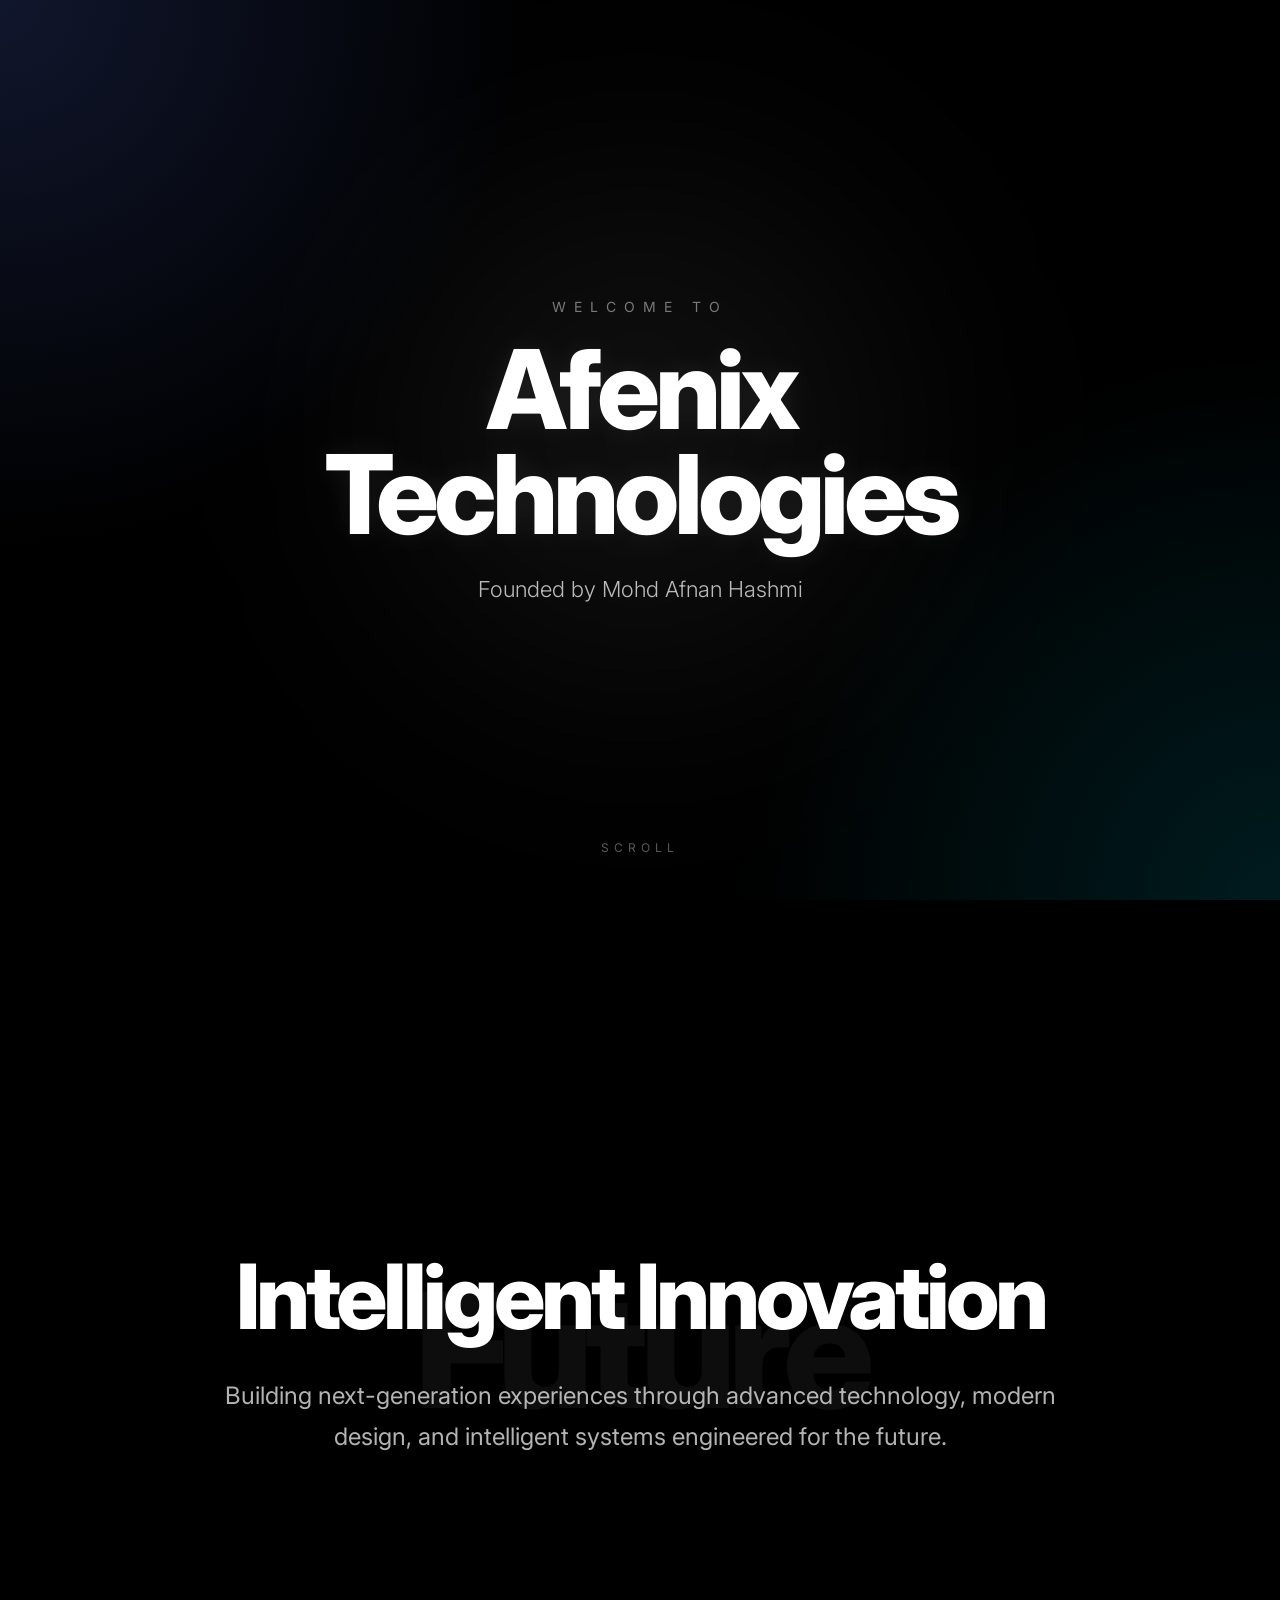
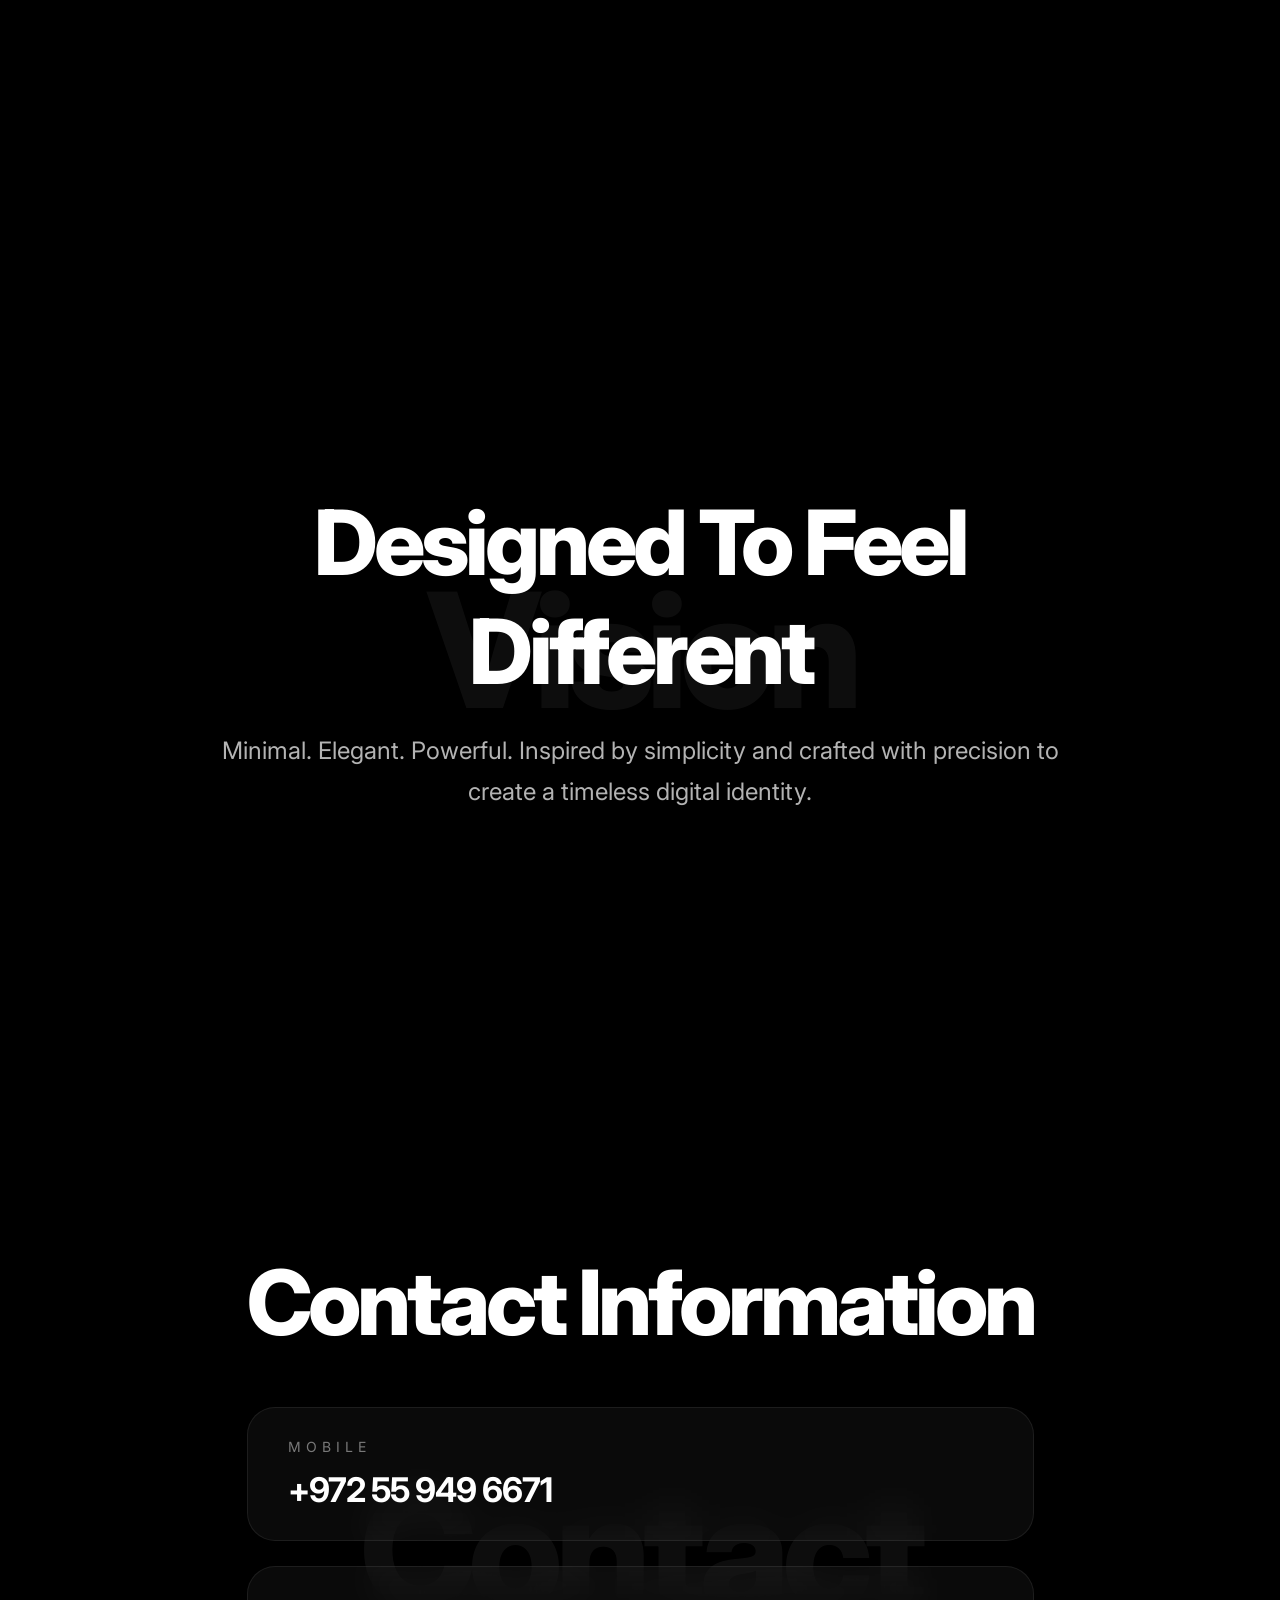
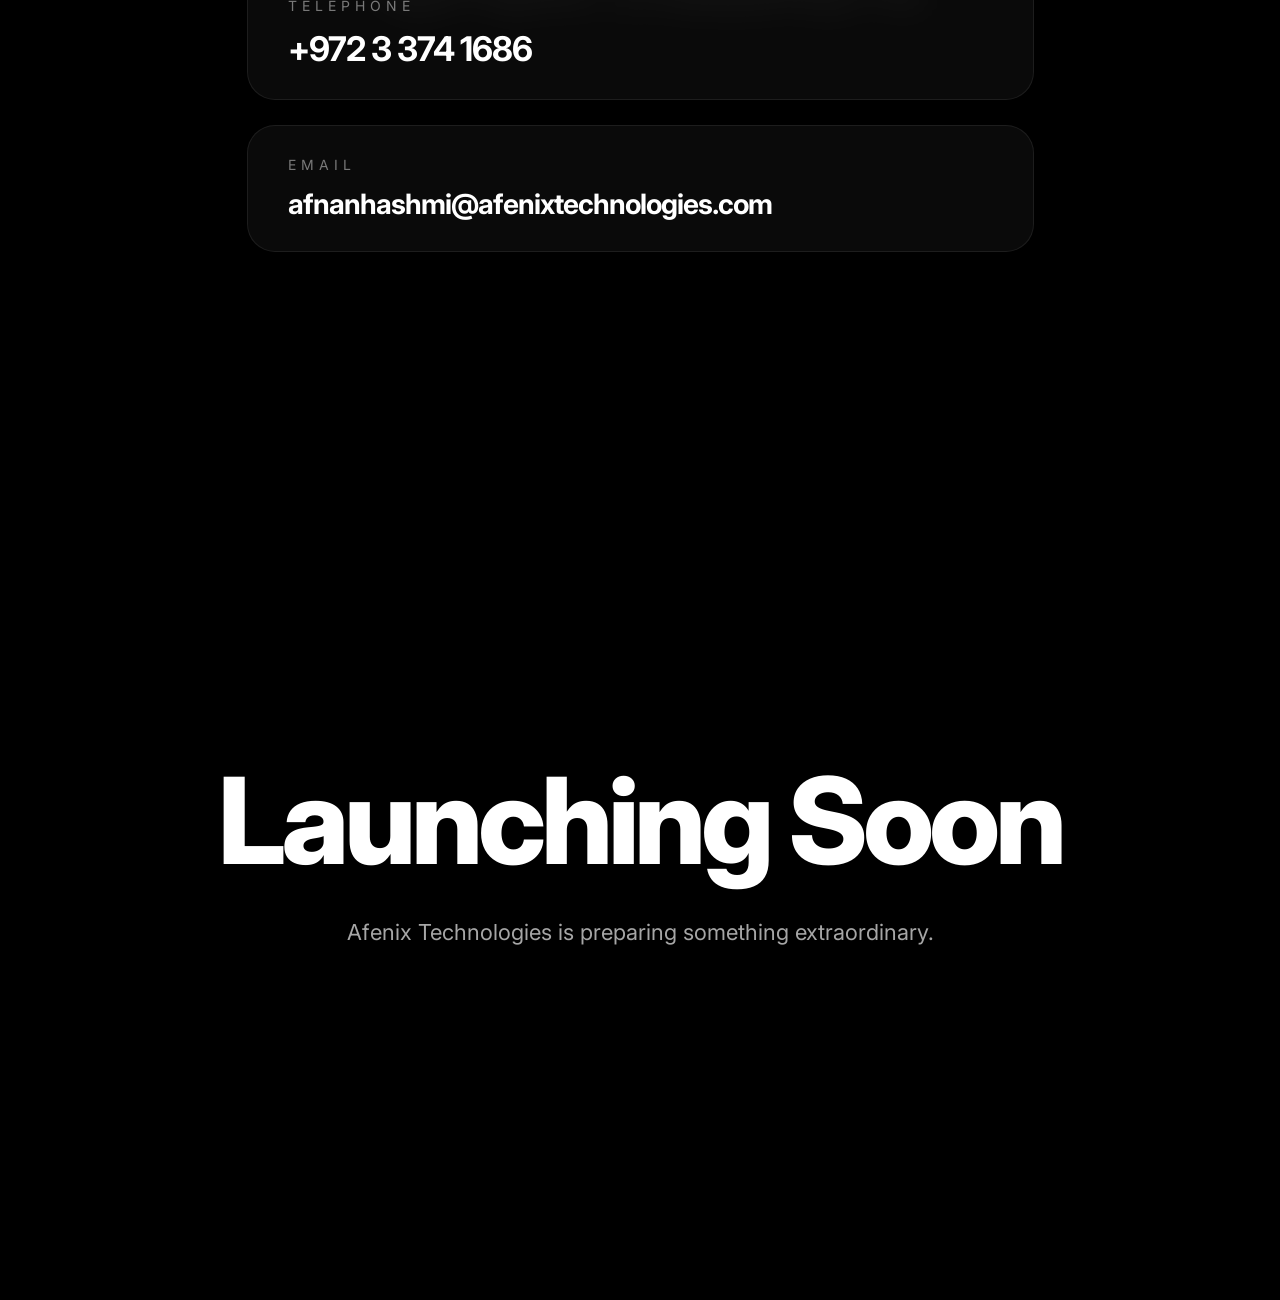
<file: webapp.html>
<!DOCTYPE html>
<html lang="en">
<head>
  <meta charset="UTF-8" />
  <meta name="viewport" content="width=device-width, initial-scale=1.0"/>
  <title>Afenix Technologies</title>

  <link href="https://fonts.googleapis.com/css2?family=Inter:wght@300;400;500;700;800&display=swap" rel="stylesheet">

  <style>

    *{
      margin:0;
      padding:0;
      box-sizing:border-box;
      scroll-behavior:smooth;
    }

    body{
      background:#000;
      color:white;
      font-family:'Inter',sans-serif;
      overflow-x:hidden;
    }

    /* BACKGROUND */

    .background{
      position:fixed;
      width:100%;
      height:100%;
      top:0;
      left:0;
      z-index:-2;
      background:
      radial-gradient(circle at top left, rgba(91,124,250,0.18), transparent 35%),
      radial-gradient(circle at bottom right, rgba(0,225,255,0.12), transparent 35%),
      #000;
    }

    .glow{
      position:fixed;
      width:500px;
      height:500px;
      border-radius:50%;
      background:rgba(255,255,255,0.06);
      filter:blur(120px);
      top:20%;
      left:50%;
      transform:translateX(-50%);
      animation:float 8s ease-in-out infinite alternate;
      z-index:-1;
    }

    @keyframes float{

      from{
        transform:translateX(-50%) translateY(0px);
      }

      to{
        transform:translateX(-50%) translateY(-40px);
      }

    }

    /* GENERAL SECTION */

    section{
      min-height:100vh;
      display:flex;
      justify-content:center;
      align-items:center;
      position:relative;
      padding:40px;
    }

    /* HERO */

    .hero-content{
      text-align:center;
      transform:translateY(40px);
      opacity:0;
      animation:heroReveal 1.8s ease forwards;
    }

    @keyframes heroReveal{

      to{
        opacity:1;
        transform:translateY(0);
      }

    }

    .welcome{
      font-size:14px;
      letter-spacing:8px;
      text-transform:uppercase;
      color:rgba(255,255,255,0.45);
      margin-bottom:22px;
    }

    h1{
      font-size:110px;
      font-weight:800;
      letter-spacing:-5px;
      line-height:0.95;
      max-width:1100px;
      margin:auto;
      text-shadow:
        0 0 30px rgba(255,255,255,0.08);
    }

    .founder{
      margin-top:30px;
      font-size:22px;
      font-weight:300;
      color:rgba(255,255,255,0.72);
    }

    .scroll{
      position:absolute;
      bottom:45px;
      left:50%;
      transform:translateX(-50%);
      font-size:12px;
      letter-spacing:5px;
      color:rgba(255,255,255,0.35);
      text-transform:uppercase;
      animation:bounce 2s infinite;
    }

    @keyframes bounce{

      0%,100%{
        transform:translateX(-50%) translateY(0);
      }

      50%{
        transform:translateX(-50%) translateY(10px);
      }

    }

    /* PANELS */

    .panel{
      flex-direction:column;
      text-align:center;
    }

    .panel-content{
      max-width:1000px;
      transform:translateY(80px);
      opacity:0;
      transition:1.2s ease;
    }

    .panel-content.show{
      transform:translateY(0);
      opacity:1;
    }

    .panel h2{
      font-size:90px;
      font-weight:800;
      letter-spacing:-4px;
      margin-bottom:25px;
    }

    .panel p{
      font-size:24px;
      line-height:1.7;
      color:rgba(255,255,255,0.7);
      max-width:850px;
      margin:auto;
    }

    .huge-text{
      font-size:160px;
      font-weight:800;
      letter-spacing:-8px;
      opacity:0.05;
      position:absolute;
      z-index:-1;
      user-select:none;
    }

    /* CONTACT */

    .contact-container{
      margin-top:50px;
      display:flex;
      flex-direction:column;
      gap:25px;
      align-items:center;
    }

    .contact-card{
      width:100%;
      max-width:850px;
      padding:30px 40px;
      border-radius:28px;
      background:rgba(255,255,255,0.04);
      border:1px solid rgba(255,255,255,0.08);
      backdrop-filter:blur(20px);
      transition:0.4s ease;
      text-align:left;
    }

    .contact-card:hover{
      transform:translateY(-5px);
      background:rgba(255,255,255,0.06);
    }

    .label{
      font-size:14px;
      letter-spacing:5px;
      text-transform:uppercase;
      color:rgba(255,255,255,0.45);
      margin-bottom:14px;
    }

    .value{
      font-size:34px;
      font-weight:700;
      color:white;
      letter-spacing:-1px;
    }

    .email{
      font-size:28px;
      word-break:break-word;
    }

    /* FINAL SECTION */

    .launch h3{
      font-size:120px;
      font-weight:800;
      letter-spacing:-5px;
      margin-bottom:20px;
      text-align:center;
    }

    .launch p{
      font-size:22px;
      color:rgba(255,255,255,0.65);
      line-height:1.8;
      text-align:center;
    }

    /* RESPONSIVE */

    @media(max-width:768px){

      h1{
        font-size:58px;
        letter-spacing:-2px;
      }

      .founder{
        font-size:16px;
      }

      .panel h2{
        font-size:46px;
      }

      .panel p{
        font-size:18px;
      }

      .launch h3{
        font-size:58px;
      }

      .huge-text{
        font-size:70px;
      }

      .contact-card{
        padding:24px;
      }

      .value{
        font-size:22px;
      }

      .email{
        font-size:18px;
      }

    }

  </style>
</head>

<body>

  <div class="background"></div>
  <div class="glow"></div>

  <!-- HERO -->

  <section>

    <div class="hero-content">

      <div class="welcome">
        Welcome To
      </div>

      <h1>
        Afenix<br>
        Technologies
      </h1>

      <div class="founder">
        Founded by Mohd Afnan Hashmi
      </div>

    </div>

    <div class="scroll">
      Scroll
    </div>

  </section>

  <!-- SECTION 2 -->

  <section class="panel">

    <div class="huge-text">
      Future
    </div>

    <div class="panel-content reveal">

      <h2>
        Intelligent Innovation
      </h2>

      <p>
        Building next-generation experiences through advanced technology,
        modern design, and intelligent systems engineered for the future.
      </p>

    </div>

  </section>

  <!-- SECTION 3 -->

  <section class="panel">

    <div class="huge-text">
      Vision
    </div>

    <div class="panel-content reveal">

      <h2>
        Designed To Feel Different
      </h2>

      <p>
        Minimal. Elegant. Powerful.
        Inspired by simplicity and crafted with precision
        to create a timeless digital identity.
      </p>

    </div>

  </section>

  <!-- CONTACT SECTION -->

  <section class="panel">

    <div class="huge-text">
      Contact
    </div>

    <div class="panel-content reveal">

      <h2>
        Contact Information
      </h2>

      <div class="contact-container">

        <div class="contact-card">

          <div class="label">
            Mobile
          </div>

          <div class="value">
            +972 55 949 6671
          </div>

        </div>

        <div class="contact-card">

          <div class="label">
            Telephone
          </div>

          <div class="value">
            +972 3 374 1686
          </div>

        </div>

        <div class="contact-card">

          <div class="label">
            Email
          </div>

          <div class="value email">
            afnanhashmi@afenixtechnologies.com
          </div>

        </div>

      </div>

    </div>

  </section>

  <!-- FINAL -->

  <section class="launch">

    <div class="panel-content reveal">

      <h3>
        Launching Soon
      </h3>

      <p>
        Afenix Technologies is preparing something extraordinary.
      </p>

    </div>

  </section>

  <!-- SCRIPT -->

  <script>

    const reveals = document.querySelectorAll('.reveal');

    window.addEventListener('scroll', () => {

      reveals.forEach(reveal => {

        const top = reveal.getBoundingClientRect().top;

        if(top < window.innerHeight - 100){
          reveal.classList.add('show');
        }

      });

    });

  </script>

</body>
</html>
</file>
<file: styles.css>
/* =========================================================
   AFENIX — upgraded. Minimal type over a living 3D world.
   ========================================================= */
:root{
  --navy:#03060f; --navy-2:#060c1d;
  --blue:#3da9ff; --blue-bright:#7fd0ff; --gold:#e8b667; --gold-bright:#f6d79b; --silver:#bcd6ff;
  --ink:#cdd8f0; --ink-dim:#6b7ba0;
  --glass:rgba(120,160,230,.05); --glass-brd:rgba(140,180,255,.12);
  --grad:linear-gradient(100deg,var(--blue-bright),var(--silver) 45%,var(--gold-bright));
  --display:'Space Grotesk',-apple-system,sans-serif;
  --body:'Inter',-apple-system,sans-serif;
  --mono:'JetBrains Mono',monospace;
}
*{margin:0;padding:0;box-sizing:border-box}
html{scroll-behavior:smooth}
body{background:
  radial-gradient(140% 100% at 50% 0%, #0a1430 0%, #050b1c 40%, #02040d 100%),
  radial-gradient(80% 60% at 18% 22%, rgba(61,169,255,.10), transparent 60%),
  radial-gradient(70% 55% at 82% 78%, rgba(232,182,103,.07), transparent 60%),
  var(--navy);
  background-attachment:fixed;color:var(--ink);font-family:var(--body);font-weight:300;line-height:1.6;overflow-x:hidden;letter-spacing:-.01em;-webkit-font-smoothing:antialiased;}
@media(pointer:coarse){body{cursor:auto}}
a{color:inherit;text-decoration:none}
::selection{background:rgba(232,182,103,.3);color:#fff}
canvas{display:block}
.wrap{max-width:1240px;margin:0 auto;padding:0 5vw}
.pad{padding:clamp(90px,14vh,150px) 0}

/* fixed 3D background + overlays */
#bg{position:fixed;inset:0;z-index:0}
.vignette{position:fixed;inset:0;z-index:1;pointer-events:none;background:radial-gradient(120% 90% at 50% 28%,transparent 30%,rgba(2,4,12,.55) 78%,rgba(1,2,7,.92) 100%)}
.grain{position:fixed;inset:0;z-index:2;pointer-events:none;opacity:.04;mix-blend-mode:overlay;background-image:url("data:image/svg+xml,%3Csvg xmlns='http://www.w3.org/2000/svg' width='160' height='160'%3E%3Cfilter id='n'%3E%3CfeTurbulence type='fractalNoise' baseFrequency='.85' numOctaves='3'/%3E%3C/filter%3E%3Crect width='100%25' height='100%25' filter='url(%23n)'/%3E%3C/svg%3E")}
main,nav,footer{position:relative;z-index:5}

/* custom cursor */
.cur-dot,.cur-ring{display:none}

/* loader */
#loader{position:fixed;inset:0;z-index:9999;background:var(--navy);display:flex;flex-direction:column;align-items:center;justify-content:center;transition:opacity .9s,visibility .9s}
#loader img{width:74px;height:74px;border-radius:18px;animation:pulseL 1.8s ease-in-out infinite}
@keyframes pulseL{0%,100%{transform:scale(1);opacity:.85}50%{transform:scale(1.06);opacity:1}}
.load-word{margin-top:26px;font-family:var(--display);font-weight:500;letter-spacing:.4em;font-size:13px;color:var(--silver);text-indent:.4em}
.load-bar{margin-top:24px;width:170px;height:1px;background:rgba(120,160,230,.15);overflow:hidden;border-radius:2px}
.load-bar i{display:block;height:100%;width:0;background:linear-gradient(90deg,var(--blue),var(--gold));animation:fill 2.2s ease forwards}
@keyframes fill{to{width:100%}}

/* nav */
nav{position:fixed;top:0;left:0;right:0;z-index:200;display:flex;align-items:center;justify-content:space-between;padding:24px 5vw;transition:padding .4s,background .4s,backdrop-filter .4s,border-color .4s;border-bottom:1px solid transparent}
nav.scrolled{padding:14px 5vw;background:rgba(6,12,29,.6);backdrop-filter:blur(20px);border-bottom-color:rgba(140,180,255,.08)}
.brand{display:flex;align-items:center;gap:11px}
.brand img{width:30px;height:30px;border-radius:8px}
.brand .nm{font-family:var(--display);font-weight:500;font-size:18px;letter-spacing:-.01em;color:#fff}
.brand .nm b{font-weight:500;background:var(--grad);-webkit-background-clip:text;background-clip:text;-webkit-text-fill-color:transparent}
.navlinks{display:flex;gap:34px;margin-left:auto;margin-right:30px}
.navlinks a{position:relative;font-size:14px;color:var(--ink);transition:color .3s}
.navlinks a:hover,.navlinks a.active{color:#fff}
.navlinks a::after{content:'';position:absolute;left:0;bottom:-6px;width:0;height:1px;background:var(--grad);transition:width .35s}
.navlinks a:hover::after,.navlinks a.active::after{width:100%}
.nav-cta{font-size:13px;letter-spacing:.02em;padding:9px 19px;border:1px solid var(--glass-brd);border-radius:40px;background:var(--glass);backdrop-filter:blur(10px);color:#fff;transition:.3s}
.nav-cta:hover{border-color:rgba(246,215,155,.4);background:rgba(232,182,103,.07)}
@media(max-width:820px){.navlinks{display:none}}

/* buttons */
.btn{position:relative;display:inline-flex;align-items:center;gap:8px;font-family:var(--body);font-size:14px;font-weight:500;letter-spacing:.01em;padding:15px 32px;border-radius:50px;overflow:hidden;will-change:transform;transition:transform .2s,box-shadow .3s}
.btn-primary{color:#04101f;background:var(--grad);box-shadow:0 8px 36px rgba(90,160,255,.28)}
.btn-primary:hover{box-shadow:0 12px 44px rgba(90,160,255,.4)}
.btn-ghost{border:1px solid var(--glass-brd);background:var(--glass);backdrop-filter:blur(10px);color:#fff}
.btn-ghost:hover{border-color:rgba(160,200,255,.4)}

/* hero */
.hero{min-height:100vh;display:flex;flex-direction:column;align-items:center;justify-content:center;text-align:center;padding:120px 5vw 90px;position:relative}
.hero-tag{display:flex;align-items:center;gap:14px;font-family:var(--mono);font-size:11px;letter-spacing:.34em;color:var(--ink-dim);text-indent:.34em;margin-bottom:34px}
.hero-tag::before,.hero-tag::after{content:'';width:34px;height:1px;background:linear-gradient(90deg,transparent,var(--blue))}
.hero-tag::after{background:linear-gradient(90deg,var(--gold),transparent)}
.hero h1{font-family:var(--display);font-weight:500;font-size:clamp(42px,8vw,104px);line-height:1;letter-spacing:-.045em;color:#fff;margin-bottom:30px}
.hero h1 .grad{background:var(--grad);-webkit-background-clip:text;background-clip:text;-webkit-text-fill-color:transparent}
.hero p{max-width:560px;font-size:clamp(15px,1.5vw,19px);color:var(--ink);margin-bottom:42px;line-height:1.55}
.hero .actions{display:flex;gap:14px;flex-wrap:wrap;justify-content:center}
.scroll-hint{position:absolute;bottom:30px;left:50%;transform:translateX(-50%);font-family:var(--mono);font-size:9px;letter-spacing:.4em;color:var(--ink-dim);display:flex;flex-direction:column;align-items:center;gap:10px}
.scroll-hint i{width:1px;height:38px;background:linear-gradient(var(--blue),transparent);animation:sp 2s infinite}
@keyframes sp{0%,100%{opacity:.3;transform:scaleY(.6)}50%{opacity:1;transform:scaleY(1)}}

/* floating glass chips */
.chip{position:absolute;padding:12px 17px;border-radius:15px;background:var(--glass);border:1px solid var(--glass-brd);backdrop-filter:blur(14px);font-family:var(--mono);font-size:11px;color:var(--silver);box-shadow:0 20px 60px rgba(0,0,0,.4);display:flex;align-items:center;gap:9px;z-index:6}
.chip .d{width:7px;height:7px;border-radius:50%;background:var(--blue-bright);box-shadow:0 0 10px var(--blue)}
.chip.gold .d{background:var(--gold-bright);box-shadow:0 0 10px var(--gold)}
.chip small{color:var(--ink-dim);margin-left:2px}
.chip.c1{top:24%;left:9%}.chip.c2{top:30%;right:8%}.chip.c3{bottom:24%;left:13%}.chip.c4{bottom:25%;right:11%}
@media(max-width:880px){.chip{display:none}}

/* section heads */
.shead{max-width:62ch;margin:0 auto 64px;text-align:center}
.kicker{font-family:var(--mono);font-size:11px;letter-spacing:.4em;color:var(--gold-bright);text-indent:.4em;margin-bottom:18px}
.shead h2{font-family:var(--display);font-weight:500;font-size:clamp(30px,5vw,60px);line-height:1.04;letter-spacing:-.035em;color:#fff}
.shead h2 .grad{background:var(--grad);-webkit-background-clip:text;background-clip:text;-webkit-text-fill-color:transparent}
.shead p{margin-top:20px;color:var(--ink);font-size:clamp(14px,1.4vw,17px);line-height:1.6}

/* reveal */
.reveal{opacity:0;transform:translateY(40px);transition:opacity 1s cubic-bezier(.2,.7,.2,1),transform 1s cubic-bezier(.2,.7,.2,1)}
.reveal.in{opacity:1;transform:none}

/* cards */
.cards{display:grid;grid-template-columns:repeat(3,1fr);gap:22px}
@media(max-width:980px){.cards{grid-template-columns:1fr 1fr}}
@media(max-width:640px){.cards{grid-template-columns:1fr}}
.card{position:relative;border-radius:22px;padding:34px 30px;background:linear-gradient(160deg,rgba(120,160,230,.07),rgba(120,160,230,.02));border:1px solid var(--glass-brd);backdrop-filter:blur(16px);overflow:hidden;transform-style:preserve-3d;transition:transform .15s ease-out,border-color .4s;will-change:transform;min-height:300px;display:flex;flex-direction:column}
.card::before{content:'';position:absolute;width:300px;height:300px;border-radius:50%;background:radial-gradient(circle,rgba(120,180,255,.16),transparent 70%);filter:blur(20px);left:var(--mx,50%);top:var(--my,50%);transform:translate(-50%,-50%);opacity:0;transition:opacity .4s;pointer-events:none}
.card:hover::before{opacity:1}
.card:hover{border-color:rgba(160,200,255,.28)}
.card .ico{width:50px;height:50px;border-radius:13px;display:grid;place-items:center;background:linear-gradient(135deg,rgba(61,169,255,.18),rgba(232,182,103,.14));border:1px solid var(--glass-brd);margin-bottom:22px;font-size:22px}
.card h3{font-family:var(--display);font-weight:500;font-size:20px;letter-spacing:-.02em;color:#fff;margin-bottom:11px}
.card .meta{font-family:var(--mono);font-size:10px;letter-spacing:.24em;color:var(--gold-bright);margin-bottom:16px}
.card p{font-size:14px;color:var(--ink);line-height:1.65;flex:1}

/* showcase + force graph */
.showcase{display:grid;grid-template-columns:1.05fr .95fr;gap:56px;align-items:center}
@media(max-width:900px){.showcase{grid-template-columns:1fr;gap:36px}}
.netbox{position:relative;aspect-ratio:1/.9;border-radius:26px;overflow:hidden;border:1px solid var(--glass-brd);background:linear-gradient(160deg,rgba(10,20,48,.6),rgba(4,8,20,.3));backdrop-filter:blur(8px)}
.netbox canvas{position:absolute;inset:0}
.netbox .lbl{position:absolute;top:18px;left:20px;font-family:var(--mono);font-size:10px;letter-spacing:.3em;color:var(--ink-dim);z-index:3}
.netbox .lbl b{color:var(--blue-bright)}
.netbox .hintg{position:absolute;bottom:16px;left:0;right:0;text-align:center;font-family:var(--mono);font-size:10px;letter-spacing:.15em;color:var(--ink-dim)}
.show-txt h3{font-family:var(--display);font-weight:500;font-size:clamp(26px,3.4vw,42px);line-height:1.08;letter-spacing:-.025em;color:#fff}
.show-txt p{margin-top:18px;color:var(--ink);line-height:1.65;font-size:15px}
.spec-list{margin-top:28px}
.spec{display:flex;justify-content:space-between;align-items:center;padding:16px 4px;border-bottom:1px solid rgba(140,180,255,.08)}
.spec .k{font-size:14px;font-weight:400}
.spec .v{font-family:var(--mono);font-size:13px;color:var(--gold-bright)}

/* stats */
.stats{display:grid;grid-template-columns:repeat(4,1fr);gap:28px}
@media(max-width:780px){.stats{grid-template-columns:1fr 1fr;gap:36px 28px}}
.stat .num{font-family:var(--display);font-weight:600;font-size:clamp(34px,4.6vw,58px);background:linear-gradient(120deg,var(--blue-bright),var(--gold-bright));-webkit-background-clip:text;background-clip:text;-webkit-text-fill-color:transparent;line-height:1}
.stat .lab{margin-top:11px;font-size:12px;letter-spacing:.03em;color:var(--ink-dim)}

/* vision narrative */
.vision-sec{text-align:center}
.vision{font-family:var(--display);font-weight:600;font-size:clamp(30px,5.6vw,72px);line-height:1.18;letter-spacing:-.025em;max-width:18ch;margin:0 auto}
.vw{display:inline-block;opacity:.12;transition:opacity .5s,color .5s}
.vw.lit{opacity:1;color:#fff}
.vw.vb.lit{background:var(--grad);-webkit-background-clip:text;background-clip:text;-webkit-text-fill-color:transparent}

/* cta + footer */
.cta-panel{position:relative;border-radius:30px;overflow:hidden;padding:clamp(60px,8vw,90px) 7vw;text-align:center;border:1px solid var(--glass-brd);background:linear-gradient(150deg,rgba(61,169,255,.09),rgba(232,182,103,.06));backdrop-filter:blur(20px)}
.cta-panel::before{content:'';position:absolute;inset:0;background:radial-gradient(60% 120% at 30% 0%,rgba(61,169,255,.2),transparent),radial-gradient(60% 120% at 80% 100%,rgba(232,182,103,.16),transparent);pointer-events:none}
.cta-panel h2{position:relative;font-family:var(--display);font-weight:500;font-size:clamp(32px,6vw,68px);line-height:1.02;letter-spacing:-.035em;color:#fff;margin-bottom:20px}
.cta-panel h2 .grad{background:var(--grad);-webkit-background-clip:text;background-clip:text;-webkit-text-fill-color:transparent}
.cta-panel p{position:relative;color:var(--ink);font-size:17px;margin-bottom:34px}
.cta-panel .actions{position:relative;display:flex;gap:14px;justify-content:center;flex-wrap:wrap}
footer{border-top:1px solid rgba(140,180,255,.08);padding:60px 0 30px;background:rgba(4,8,20,.5);backdrop-filter:blur(14px)}
.foot-grid{display:grid;grid-template-columns:1.4fr 2fr;gap:52px;padding-bottom:42px;border-bottom:1px solid rgba(140,180,255,.07)}
@media(max-width:840px){.foot-grid{grid-template-columns:1fr;gap:36px}}
.foot-brand .brand{margin-bottom:16px}
.foot-brand p{font-size:13.5px;color:var(--ink-dim);line-height:1.6}
.foot-cols{display:grid;grid-template-columns:repeat(3,1fr);gap:28px}
.foot-col{display:flex;flex-direction:column;gap:11px}
.foot-head{font-family:var(--display);font-weight:500;font-size:13px;color:#fff;margin-bottom:5px}
.foot-col a{font-size:13.5px;color:var(--ink-dim);transition:color .25s}
.foot-col a:hover{color:#fff}
.foot-bottom{display:flex;justify-content:space-between;align-items:center;margin-top:28px;font-family:var(--mono);font-size:11px;color:var(--ink-dim);flex-wrap:wrap;gap:12px}
.foot-bottom .pulse{display:inline-block;width:7px;height:7px;border-radius:50%;background:#4ad07a;box-shadow:0 0 10px #4ad07a;margin-right:8px;animation:beat 2s infinite;vertical-align:middle}
@keyframes beat{0%,100%{opacity:1}50%{opacity:.3}}

/* sub-page head */
.phead{min-height:62vh;display:flex;flex-direction:column;align-items:center;justify-content:center;text-align:center;padding:150px 5vw 70px}
.phead h1{font-family:var(--display);font-weight:500;font-size:clamp(40px,7vw,86px);line-height:1.02;letter-spacing:-.04em;color:#fff;margin-bottom:22px}
.phead h1 .grad{background:var(--grad);-webkit-background-clip:text;background-clip:text;-webkit-text-fill-color:transparent}
.phead p{max-width:600px;color:var(--ink);font-size:clamp(15px,1.5vw,19px);line-height:1.55}

/* pricing */
.plans{display:grid;grid-template-columns:repeat(3,1fr);gap:22px}
@media(max-width:980px){.plans{grid-template-columns:1fr}}
.plan{position:relative;border-radius:24px;padding:38px 30px;background:linear-gradient(160deg,rgba(120,160,230,.07),rgba(120,160,230,.02));border:1px solid var(--glass-brd);backdrop-filter:blur(16px);display:flex;flex-direction:column;transition:transform .15s,border-color .4s;will-change:transform}
.plan.pop{border-color:rgba(246,215,155,.35);background:linear-gradient(160deg,rgba(232,182,103,.1),rgba(61,169,255,.05))}
.plan-badge{position:absolute;top:22px;right:24px;font-family:var(--mono);font-size:10px;letter-spacing:.1em;padding:5px 12px;border-radius:40px;background:var(--grad);color:#04101f}
.plan .nm{font-family:var(--display);font-weight:500;font-size:20px;color:#fff;margin-bottom:8px}
.plan .tg{font-size:13.5px;color:var(--ink-dim);margin-bottom:24px;min-height:38px}
.plan .pr{font-family:var(--display);font-weight:600;font-size:46px;color:#fff;line-height:1;letter-spacing:-.03em}
.plan .pr small{font-size:17px;color:var(--ink-dim);font-weight:400}
.plan .per{font-size:12px;color:var(--ink-dim);margin:6px 0 28px;font-family:var(--mono);letter-spacing:.05em}
.plan ul{list-style:none;flex:1;margin-bottom:28px}
.plan li{display:flex;gap:11px;padding:11px 0;font-size:14px;color:var(--ink);border-bottom:1px solid rgba(140,180,255,.07)}
.plan li::before{content:'';width:15px;height:15px;flex-shrink:0;margin-top:3px;background:url("data:image/svg+xml,%3Csvg xmlns='http://www.w3.org/2000/svg' viewBox='0 0 24 24' fill='none' stroke='%237fd0ff' stroke-width='2.5' stroke-linecap='round' stroke-linejoin='round'%3E%3Cpolyline points='20 6 9 17 4 12'/%3E%3C/svg%3E") no-repeat center/contain}
.plan .btn{width:100%;justify-content:center}

/* compare */
.ctable{border:1px solid var(--glass-brd);border-radius:18px;overflow:hidden;background:rgba(10,20,48,.3);backdrop-filter:blur(10px)}
.crow{display:grid;grid-template-columns:2fr 1fr 1fr 1fr;border-bottom:1px solid rgba(140,180,255,.07)}
.crow:last-child{border:none}
.crow>div{padding:16px 18px;font-size:13.5px;border-right:1px solid rgba(140,180,255,.07);color:var(--ink)}
.crow>div:last-child{border:none}
.crow.h>div{font-family:var(--display);font-weight:500;font-size:13px;color:#fff;background:rgba(120,160,230,.06)}
.cyes{color:var(--blue-bright)!important;font-weight:500}
@media(max-width:640px){.compwrap{overflow-x:auto}.ctable{min-width:520px}}

/* faq */
.faq{max-width:820px;margin:0 auto}
.faq-item{border-top:1px solid rgba(140,180,255,.1);padding:22px 0}
.faq-item:last-child{border-bottom:1px solid rgba(140,180,255,.1)}
.faq-item summary{list-style:none;font-family:var(--display);font-weight:500;font-size:19px;letter-spacing:-.02em;color:#fff;display:flex;justify-content:space-between;align-items:center;gap:16px}
.faq-item summary::-webkit-details-marker{display:none}
.faq-item summary::after{content:'+';font-weight:300;font-size:26px;color:var(--ink-dim);transition:transform .3s}
.faq-item[open] summary::after{transform:rotate(45deg);color:var(--blue-bright)}
.faq-item .a{margin-top:14px;font-size:14.5px;color:var(--ink);line-height:1.65}

/* about */
.about-lead{font-family:var(--display);font-weight:400;font-size:clamp(22px,3vw,34px);line-height:1.3;letter-spacing:-.02em;max-width:880px;margin:0 auto 70px;text-align:center;color:#fff}
.about-lead em{font-style:normal;background:var(--grad);-webkit-background-clip:text;background-clip:text;-webkit-text-fill-color:transparent}
.arow{display:grid;grid-template-columns:200px 1fr;gap:40px;max-width:920px;margin:0 auto;padding:36px 0;border-top:1px solid rgba(140,180,255,.1)}
.arow:last-of-type{border-bottom:1px solid rgba(140,180,255,.1)}
@media(max-width:820px){.arow{grid-template-columns:1fr;gap:12px}}
.alabel{font-family:var(--mono);font-size:12px;letter-spacing:.2em;text-transform:uppercase;color:var(--gold-bright)}
.abody{font-size:16px;line-height:1.65;color:var(--ink)}
.abody p{margin-bottom:14px}.abody p:last-child{margin:0}
.abody strong{color:#fff;font-weight:500}.abody a{color:var(--blue-bright)}
.founder{max-width:760px;margin:80px auto 0;padding:54px 46px;text-align:center;border-radius:28px;border:1px solid var(--glass-brd);background:linear-gradient(150deg,rgba(61,169,255,.08),rgba(232,182,103,.05));backdrop-filter:blur(18px)}
.founder img{width:80px;height:80px;border-radius:20px;margin:0 auto 20px;display:block}
.founder .fn{font-family:var(--display);font-weight:500;font-size:25px;color:#fff;margin-bottom:5px}
.founder .fr{font-family:var(--mono);font-size:12px;letter-spacing:.05em;text-transform:uppercase;color:var(--blue-bright);margin-bottom:20px}
.founder .fq{font-size:16px;color:var(--ink);line-height:1.6;max-width:540px;margin:0 auto}

/* contact */
.cform{max-width:680px;margin:0 auto;padding:46px;border-radius:28px;border:1px solid var(--glass-brd);background:linear-gradient(160deg,rgba(120,160,230,.07),rgba(120,160,230,.02));backdrop-filter:blur(16px)}
.fgrid{display:grid;grid-template-columns:1fr 1fr;gap:16px}
@media(max-width:600px){.fgrid{grid-template-columns:1fr}}
.frow{margin-bottom:20px}
.frow label{display:block;font-family:var(--display);font-size:13px;font-weight:500;color:var(--ink);margin-bottom:9px}
.frow input,.frow select,.frow textarea{width:100%;font-family:var(--body);font-size:15px;padding:13px 15px;border:1px solid var(--glass-brd);border-radius:12px;background:rgba(4,8,20,.5);color:#fff;}
.frow input::placeholder,.frow textarea::placeholder{color:var(--ink-dim)}
.frow input:focus,.frow select:focus,.frow textarea:focus{outline:none;border-color:var(--blue);box-shadow:0 0 0 4px rgba(61,169,255,.12)}
.frow textarea{min-height:130px;resize:vertical}
.cform .btn{width:100%;justify-content:center;margin-top:4px}
.cmeta{max-width:680px;margin:30px auto 0;display:grid;grid-template-columns:repeat(3,1fr);gap:16px}
@media(max-width:600px){.cmeta{grid-template-columns:1fr}}
.cmeta-item{padding:22px;border:1px solid var(--glass-brd);border-radius:16px;text-align:center;background:var(--glass);backdrop-filter:blur(10px)}
.cmeta-l{font-family:var(--mono);font-size:11px;letter-spacing:.1em;text-transform:uppercase;color:var(--gold-bright);margin-bottom:6px}
.cmeta-v{font-size:14px;color:#fff}

@media(prefers-reduced-motion:reduce){*{animation-duration:.01ms!important;transition-duration:.01ms!important}.reveal{opacity:1;transform:none}.vw{opacity:1;color:#fff}}
</file>
